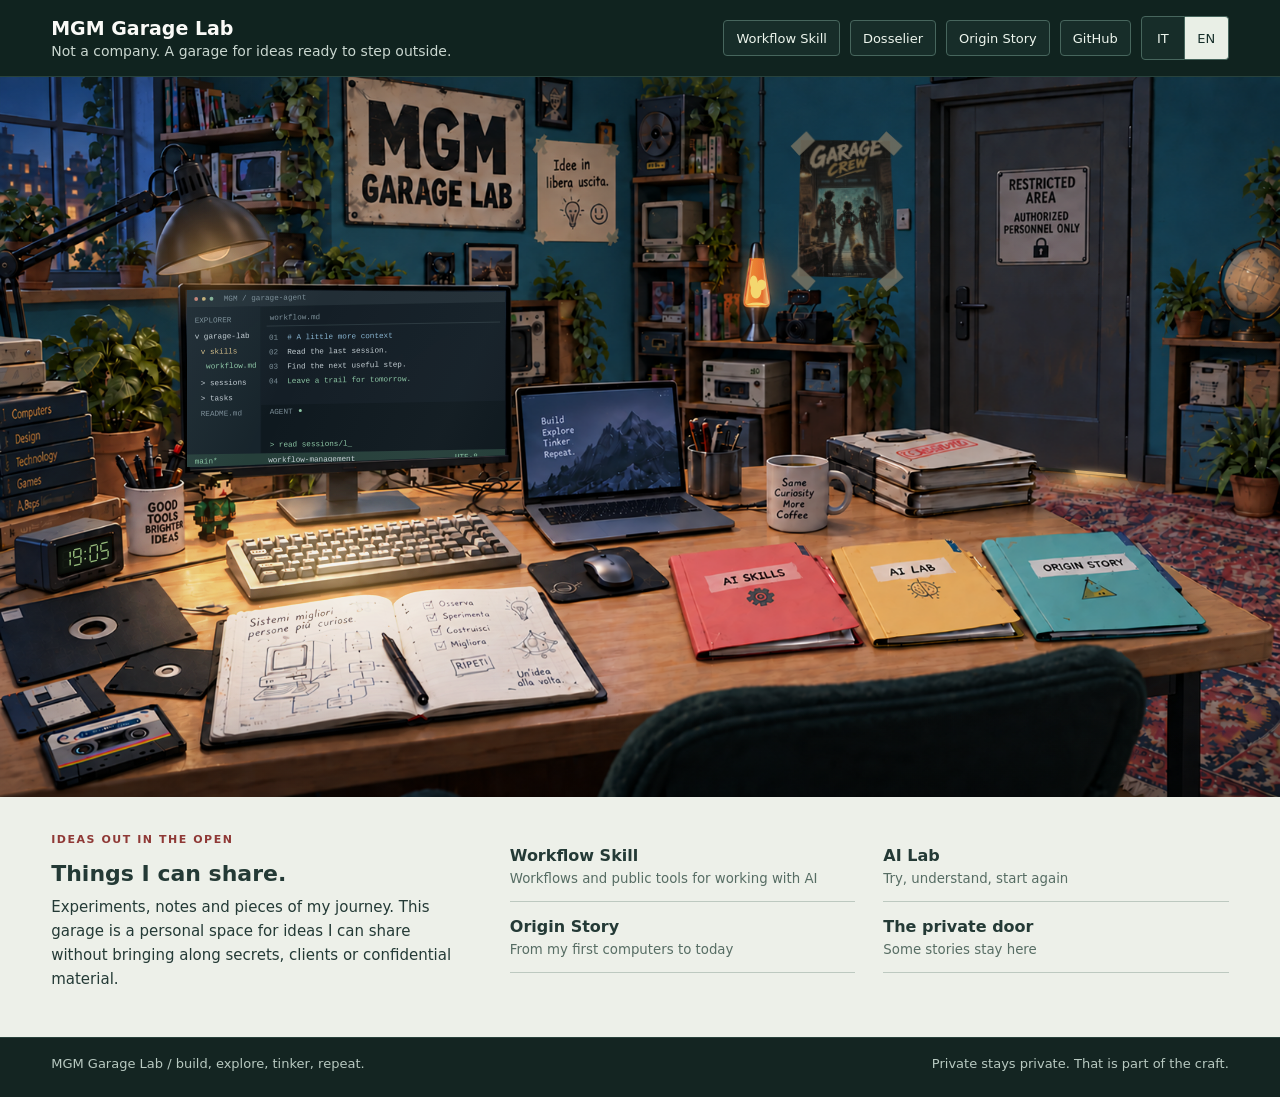
<file: index.html>
<!doctype html>
<html lang="it">
<head>
  <meta charset="utf-8">
  <meta name="viewport" content="width=device-width, initial-scale=1">
  <meta name="description" content="MGM Garage Lab: una stanza pubblica per esperimenti, memoria di progetto e idee che possono uscire allo scoperto.">
  <meta name="theme-color" content="#263b39">
  <title>MGM Garage Lab - Idee in libera uscita</title>
  <link rel="canonical" href="https://mgmgaragelab.com/">
  <link rel="icon" href="favicon.svg" type="image/svg+xml">
  <link rel="stylesheet" href="assets/nav.css">
  <style>
    * { box-sizing: border-box; }
    :root { color-scheme: dark; font-family: system-ui, sans-serif; letter-spacing: 0; --room-image: url('assets/garage-room-v5-day-base-clean-wall.png'); --room-day: 'assets/garage-room-v5-day-base-clean-wall.png'; --room-evening: 'assets/garage-room-v5-evening-base-clean-wall.png'; }
    body { margin: 0; background: #142522; color: #fafaf7; }
    button, a { -webkit-tap-highlight-color: transparent; }
    button { font: inherit; cursor: pointer; }
    a { color: inherit; text-underline-offset: 5px; }
    :focus-visible { outline: 3px solid #f6d169; outline-offset: 5px; }
    .room { position: relative; width: 100%; max-width: var(--page-max-width); margin-inline: auto; aspect-ratio: 1672 / 941; isolation: isolate; overflow: hidden; }
    .room::before { content: ''; position: absolute; inset: 0; z-index: 1; pointer-events: none; background: radial-gradient(ellipse at 78% 31%, #0813128f, transparent 32%), radial-gradient(ellipse at 82% 71%, #11171680, transparent 42%), linear-gradient(90deg, transparent 0 45%, #0813124d 100%); opacity: 0; transition: opacity .55s ease; }
    .room::after { content: ''; position: absolute; inset: auto 0 0; z-index: 2; height: 14%; pointer-events: none; background: linear-gradient(to top, #0004, transparent); }
    .room { --tone: brightness(1); }
    .room[data-scene="day"] { --tone: brightness(.84) saturate(.86) contrast(1.07) sepia(.1); }
    .room-image, .scene-source { filter: var(--tone); }
    .room-image { display: block; width: 100%; height: 100%; pointer-events: none; transition: filter .55s ease; }
    .room.room-light-off::before { opacity: 1; }
    .room.room-light-off::before { z-index: 5; }
    .room-dim { position: absolute; inset: 0; z-index: 5; pointer-events: none; background: linear-gradient(90deg, #08121022, #0812103d), radial-gradient(ellipse at 64% 58%, transparent 18%, #0812102c 72%); opacity: .62; transition: opacity .55s ease; }
    .room[data-scene="evening"] .room-dim { opacity: .18; }
    .room-light-off .room-dim { opacity: .78; }
    .desk-lamp-light { position: absolute; inset: 0; width: 100%; height: 100%; z-index: 2; pointer-events: none; }
    .lamp-lit-surface { filter: var(--tone) brightness(1.13) saturate(1.06); transition: filter .45s ease; }
    .room.lamp-off .lamp-lit-surface { filter: var(--tone) brightness(.68) saturate(.82); }
    /* At night the lamp is the main light: stronger pool on the desk, warm glow and a halo around the shade. */
    .lamp-bulb-off { opacity: 0; transition: opacity .45s ease; }
    .room.lamp-off .lamp-bulb-off { opacity: .94; }
    .lamp-glow, .lamp-halo { opacity: 0; mix-blend-mode: screen; transition: opacity .45s ease; }
    /* Daylight: a lighter version of the same glow, so switching the lamp on is still rewarding. */
    .room[data-scene="day"]:not(.lamp-off) .lamp-lit-surface { filter: var(--tone) brightness(1.22) saturate(1.1) sepia(.08); }
    .room[data-scene="day"]:not(.lamp-off) .lamp-glow { opacity: .42; }
    .room[data-scene="day"]:not(.lamp-off) .lamp-halo { opacity: .5; }
    .room[data-scene="evening"] .lamp-lit-surface { filter: var(--tone) brightness(1.45) saturate(1.15) sepia(.12); }
    .room[data-scene="evening"] .lamp-glow { opacity: .85; }
    .room[data-scene="evening"] .lamp-halo { opacity: .7; }
    .room[data-scene="evening"].lamp-off .lamp-lit-surface { filter: var(--tone) brightness(.62) saturate(.8); }
    .room.lamp-off .lamp-glow, .room.lamp-off .lamp-halo { opacity: 0; }
    .globe-shade { position: absolute; inset: 0; width: 100%; height: 100%; z-index: 2; pointer-events: none; opacity: 0; transition: opacity .55s ease; }
    .globe-shade image { filter: var(--tone) brightness(.48) saturate(.35); }
    .room.globe-off .globe-shade { opacity: 1; }
    .globe-toggle { position: absolute; right: 0; top: 22.1%; width: 5.5%; height: 14.8%; min-width: 44px; min-height: 44px; z-index: 5; padding: 0; border: 0; border-radius: 50%; background: transparent; }
    .globe-toggle:focus-visible { outline-offset: -3px; }    .window-toggle { position: absolute; left: 0; top: 6%; width: 10%; height: 24%; min-width: 44px; min-height: 44px; z-index: 5; padding: 0; border: 0; background: transparent; cursor: pointer; }
    .window-toggle:focus-visible { outline-offset: -3px; }    /* SVG crops use source-image coordinates; only the photographed cover/door moves. */
    .object { position: absolute; z-index: 4; padding: 0; border: 0; background: transparent; overflow: visible; }
    .object svg { display: block; width: 100%; height: 100%; overflow: visible; pointer-events: none; }
    .object .surface { position: absolute; inset: 0; transform-origin: var(--hinge); transition: transform .55s cubic-bezier(.2,.65,.25,1); }
    .skills { left: 52.1531%; top: 64.6121%; width: 15.5502%; height: 16.3656%; --hinge: 8% 55%; --axis-x: .28; }
    .ai { left: 64.9522%; top: 63.9745%; width: 15.1316%; height: 15.6217%; --hinge: 10% 55%; --axis-x: .37; }
    .origin { left: 76.6148%; top: 63.0181%; width: 17.823%; height: 15.6217%; --hinge: 12% 55%; --axis-x: .55; }
    .folder .folder-pages { opacity: 0; transition: opacity .25s .3s; }
    .folder:hover .folder-pages, .folder:focus-visible .folder-pages, .folder.opening .folder-pages { opacity: 1; transition-delay: 0s; }
    /* The cover is hinged on its spine edge and lifted "up" on screen. JS sets the folder's plane
       vectors (--e1*, --l*, --r1*) from the painted quad, so the opening follows the room's axonometry. */
    @property --ang { syntax: '<angle>'; inherits: false; initial-value: 0deg; }
    .folder .surface {
      --ang: 0deg;
      --w-x: calc((cos(var(--ang)) - 1) * var(--e1x) + sin(var(--ang)) * var(--lx));
      --w-y: calc((cos(var(--ang)) - 1) * var(--e1y) + sin(var(--ang)) * var(--ly));
      transform: matrix(calc(1 + var(--w-x) * var(--r1x)), calc(var(--w-y) * var(--r1x)), calc(var(--w-x) * var(--r1y)), calc(1 + var(--w-y) * var(--r1y)), 0, 0);
      transition: --ang .5s cubic-bezier(.2,.65,.25,1), filter .3s ease;
    }
    .folder:hover .surface, .folder:focus-visible .surface { --ang: 13deg; }
    .folder.opening .surface { --ang: 104deg; filter: brightness(.7); transition: --ang .6s cubic-bezier(.3,.6,.2,1), filter .3s .25s ease; }
    .door { left: 73.6842%; top: 1.913%; width: 14.5933%; height: 53.3475%; --hinge: 100% 50%; }
    .door.rattling .surface { animation: locked-door 1.1s linear; }
    .door-light { position: absolute; left: 80.981%; top: 53.985%; width: 8.014%; height: 7.44%; z-index: 5; pointer-events: none; }
    .door-light-spill { opacity: .65; transition: opacity .5s ease; }
    .door-light-bloom { mix-blend-mode: screen; opacity: .45; transition: opacity .5s ease; }
    .room[data-scene="day"] .door-light-spill { opacity: .5; }
    .room[data-scene="day"] .door-light-bloom { opacity: .3; }
    .room[data-scene="evening"] .door-light-spill { opacity: 1; }
    .room[data-scene="evening"] .door-light-bloom { opacity: .95; }
    .door-passing-shadow { animation: behind-door 19s linear infinite; }
    @keyframes behind-door {
      0%, 9% { transform: translateX(-65px); }
      24% { transform: translateX(43px); }
      31% { transform: translateX(49px); }
      44%, 67% { transform: translateX(160px); }
      79% { transform: translateX(55px); }
      84% { transform: translateX(48px); }
      96%, 100% { transform: translateX(-65px); }
    }
    .lamp-toggle { position: absolute; left: 11.9%; top: 10.6%; width: 10%; height: 18%; min-width: 44px; min-height: 44px; z-index: 5; padding: 0; border: 0; background: transparent; outline: none; }
    .lamp-toggle::after { content: ''; position: absolute; inset: 0; background: #ffd98a; clip-path: inherit; opacity: 0; transition: opacity .2s ease; }
    .lamp-toggle:focus-visible::after { opacity: .25; }
    .room-toggle { position: absolute; left: 69.5%; top: 17.5%; z-index: 5; width: 2.2%; height: 5.4%; min-width: 44px; min-height: 44px; padding: 0; border: 0; background: transparent; outline: none; }
    .room-toggle::after { content: ''; position: absolute; inset: 25% 35%; border-radius: 4px; background: #ffd98a; opacity: 0; transition: opacity .2s ease; }
    .room-toggle:focus-visible::after { opacity: .35; }
    .clock-display { position: absolute; left: 4.55%; top: 65.35%; z-index: 3; width: 4.25%; height: 3.72%; border-radius: 2px; background: #10150f; transform-origin: top left; transform: skewY(-13deg); pointer-events: none; box-shadow: inset 0 0 4px #000; }
    .clock-display svg { display: block; width: 100%; height: 100%; fill: #a4cc86; }
    .clock-display .segment { opacity: .045; }
    .clock-display .segment.lit { opacity: .95; }
    .clock-display .colon { animation: clock-blink 1s steps(1, end) infinite; }
    @keyframes clock-blink { 50% { opacity: .18; } }
    .lava-lamp { position: absolute; left: 58.01%; top: 25.19%; width: 2.153%; height: 6.801%; z-index: 3; pointer-events: none; filter: drop-shadow(0 0 8px #ff9a45aa); }
    .lava-bubble { fill: #ffe174; transform-box: fill-box; transform-origin: center; animation: lava-float var(--duration) ease-in-out infinite alternate; animation-delay: var(--delay); }
    .monitor-agent { position: absolute; left: 14.5933%; top: 29.543%; width: 24.8804%; height: 24.6546%; z-index: 3; pointer-events: none; overflow: hidden; clip-path: polygon(0 0, 100% 1.3%, 100% 93.1%, 0 100%); background: #152028; }
    .monitor-agent svg { display: block; width: 100%; height: 100%; transform: skewY(-1deg); transform-origin: left center; }
    .monitor-agent::after { content: ''; position: absolute; inset: 0; background: linear-gradient(115deg, #c5deeb14, transparent 35%, #dae4e807 80%, transparent); }
    .monitor-agent text { font-family: Consolas, 'Courier New', monospace; font-size: 10px; fill: #ced8de; }
    .monitor-agent .muted { fill: #81949e; }
    .monitor-agent .green { fill: #93cfac; }
    .monitor-agent .blue { fill: #90bddb; }
    .monitor-agent .gold { fill: #dec58c; }
    .agent-cursor { animation: cursor-blink 1.2s steps(1, end) infinite; }
    @keyframes cursor-blink { 50% { opacity: .08; } }
    .coffee-steam { position: absolute; left: 60.2%; top: 39.3%; width: 4.8%; height: 12.5%; z-index: 4; pointer-events: none; opacity: 1; transition: opacity .55s ease; overflow: visible; }
    /* Soft, turbulent smoke: blurred puffs that widen, sway and fade; the filter roughens their edges. */
    .steam-puff { fill: #f4efe4; opacity: 0; transform-box: fill-box; transform-origin: 50% 100%; animation: steam-rise var(--duration) ease-out infinite; animation-delay: var(--delay); }
    @keyframes steam-rise {
      0% { transform: translate(0, 0) scale(.5, .6); opacity: 0; }
      18% { opacity: .55; }
      55% { transform: translate(calc(var(--drift) * .5), -46px) scale(1.1, 1.5); opacity: .32; }
      100% { transform: translate(var(--drift), -92px) scale(1.9, 2.3); opacity: 0; }
    }
    @keyframes lava-float {
      from { transform: translate(0, 17px) scale(.85, 1.15); }
      to { transform: translate(var(--drift), -20px) scale(1.12, .9); }
    }
    /* Locked door: the hinge is on the right, so a pull only gives a hair of play before the latch stops it.
       Pull, hit, a smaller second try, then it settles: damped and abrupt rather than a slide. */
    @keyframes locked-door {
      0%, 100% { transform: none; }
      12% { transform: scaleX(.9915) skewY(.05deg); animation-timing-function: cubic-bezier(.5, 0, 1, .6); }
      19% { transform: none; animation-timing-function: ease-out; }
      24% { transform: scaleX(1.0012); animation-timing-function: ease-in-out; }
      30% { transform: none; }
      52% { transform: scaleX(.9955); animation-timing-function: cubic-bezier(.5, 0, 1, .6); }
      58% { transform: none; animation-timing-function: ease-out; }
      62% { transform: scaleX(1.0006); }
      68% { transform: none; }
    }
    .object-label { position: absolute; left: var(--label-x); top: var(--label-y); z-index: 6; transform: translate(-50%, -100%); padding: 8px 12px; background: #182b28; color: #fff; border: 1px solid #b9cabd; border-radius: 4px; font-size: 13px; pointer-events: none; opacity: 0; transition: opacity .2s; white-space: nowrap; }
    .room:has(.skills:hover, .skills:focus-visible) .label-skills,
    .room:has(.ai:hover, .ai:focus-visible) .label-ai,
    .room:has(.origin:hover, .origin:focus-visible) .label-origin,
    .room:has(.door:hover, .door:focus-visible) .label-door,
    .room:has(.lamp-toggle:hover, .lamp-toggle:focus-visible) .label-lamp,
    .room:has(.room-toggle:hover, .room-toggle:focus-visible) .label-room,
    .room:has(.globe-toggle:hover, .globe-toggle:focus-visible) .label-globe,
    .room:has(.window-toggle:hover, .window-toggle:focus-visible) .label-window { opacity: 1; }
    .door-message { position: absolute; top: 29%; right: 12%; z-index: 7; width: 230px; max-width: 40%; padding: 16px; background: #192b29; border-left: 3px solid #f1b662; box-shadow: 0 6px 30px #0005; font-size: 14px; line-height: 1.5; pointer-events: none; transition: opacity .45s ease; }
    .door-message.fading { opacity: 0; }
    .poster-slot { position: absolute; left: 62.15%; top: 8.6%; width: 7.8%; height: 19.8%; z-index: 3; padding: 0; border: 0; background: transparent; cursor: zoom-in; transform: perspective(900px) rotateY(-7deg) rotateZ(-.7deg); transform-origin: center; filter: brightness(.74) saturate(.8) contrast(.92) sepia(.14); }
    /* Printed paper, not a screen: matte, slightly faded, and darker after sunset. */
    .room[data-scene="evening"] .poster-slot { filter: brightness(.56) saturate(.72) contrast(.94) sepia(.14); }    .poster-slot img { display: block; width: 100%; height: 100%; object-fit: cover; clip-path: polygon(5% 0, 95% 2%, 100% 98%, 0 96%); box-shadow: 0 3px 7px #0005; }    .poster-slot::before, .poster-slot::after { content: ''; position: absolute; z-index: 1; width: 22%; height: 9%; background: #d9d1aa; opacity: .82; box-shadow: 0 1px 2px #0004; }
    .poster-slot::before { left: -4%; top: -2%; transform: rotate(-42deg); }
    .poster-slot::after { right: -5%; bottom: -3%; transform: rotate(-39deg); }
    .poster-tape { position: absolute; z-index: 1; width: 22%; height: 9%; background: #d9d1aa; opacity: .82; box-shadow: 0 1px 2px #0004; }
    .poster-tape.top-right { right: -6%; top: -1%; transform: rotate(43deg); }
    .poster-tape.bottom-left { left: -5%; bottom: -2%; transform: rotate(42deg); }
    .door-message:empty { display: none; }
    .desk-index { padding-block: 34px 46px; display: grid; grid-template-columns: minmax(280px, .85fr) minmax(0, 1.5fr); gap: clamp(24px, 4vw, 58px); background: #edf0e9; color: #243a36; }
    .desk-index h2 { margin: 0 0 9px; font-size: 22px; }
    .desk-index p { margin: 0; max-width: 430px; font-size: 15px; line-height: 1.6; }
    .desk-index .kicker { margin: 0 0 12px; font-size: 11px; letter-spacing: .14em; text-transform: uppercase; color: #8f3936; font-weight: 750; }
    .links { display: grid; grid-template-columns: repeat(2, minmax(0, 1fr)); align-content: start; gap: 0 28px; }
    .links button { text-align: left; border: 0; border-bottom: 1px solid #bdc9c0; background: transparent; color: inherit; padding: 15px 0; min-height: 58px; }
    .links button:hover { color: #9b3332; }
    .links button strong { display: block; font-size: 16px; line-height: 1.25; }
    .links small { display: block; color: #576d64; margin-top: 5px; }
    dialog { --from-x: 0px; --from-y: 0px; width: min(640px, calc(100% - 32px)); max-height: calc(100dvh - 40px); padding: 0; border: 0; border-radius: 4px; background: #f6f2e3; color: #243a36; box-shadow: 0 30px 90px #0008, 0 2px 0 #fff8 inset; overflow: visible; }
    dialog[open] { animation: dossier-rise .34s cubic-bezier(.2, .8, .2, 1); }
    dialog::backdrop { background: #0b1919b8; backdrop-filter: blur(2px); }
    dialog::before { content: ''; position: absolute; left: 26px; top: -17px; width: 168px; height: 24px; border: 1px solid #b6a981; border-bottom: 0; border-radius: 5px 5px 0 0; background: #e5d58f; box-shadow: 0 -3px 10px #0002 inset; transform: rotate(-1.2deg); }
    dialog::after { content: ''; position: absolute; inset: 0; border: 1px solid #b6a981; border-radius: inherit; pointer-events: none; background: linear-gradient(105deg, #fff6 0 1px, transparent 1px 100%), radial-gradient(circle at 18% 12%, #fff7, transparent 24%), linear-gradient(#00000005 1px, transparent 1px); background-size: auto, auto, 100% 28px; mix-blend-mode: multiply; }
    /* Poster lightbox: just the print, no dossier paper. */
    .poster-dialog { width: fit-content; max-width: 94vw; max-height: none; margin: auto; background: transparent; box-shadow: none; overflow: visible; }
    .poster-dialog::before, .poster-dialog::after { display: none; }
    .poster-dialog[open] { animation: poster-zoom .28s cubic-bezier(.2, .8, .2, 1); }
    .poster-dialog img { display: block; max-width: 94vw; max-height: 90dvh; width: auto; height: auto; border-radius: 2px; box-shadow: 0 24px 80px #000a; cursor: zoom-out; }
    .poster-close { position: absolute; top: -14px; right: -14px; width: 40px; height: 40px; padding: 0; border: 0; border-radius: 50%; background: #f6f2e3; color: #243a36; font-size: 26px; line-height: 1; box-shadow: 0 4px 14px #0006; cursor: pointer; }
    @keyframes poster-zoom { from { opacity: 0; transform: scale(.82); } to { opacity: 1; transform: scale(1); } }
    dialog[data-story="skills"]::before { background: #d5e4da; }
    dialog[data-story="ai"]::before { background: #f6d169; }
    dialog[data-story="origin"]::before { background: #f1ded9; }
    .dossier-header { position: relative; z-index: 1; display: flex; align-items: center; justify-content: space-between; gap: 18px; padding: 18px 22px 12px; background: transparent; border-bottom: 1px solid #c8b98b; }
    .dossier-header span { padding: 5px 9px; border: 1px solid #b6a981; background: #fff9e8; color: #8f3936; font-family: ui-monospace, monospace; font-size: 12px; font-weight: 800; letter-spacing: .08em; transform: rotate(-.7deg); }
    .close { position: relative; z-index: 2; width: 44px; height: 44px; padding: 0; border: 0; border-radius: 50%; background: #243a360f; color: inherit; font-size: 28px; }
    .close:hover { background: #243a3620; }
    .dossier-body { padding: 28px; }
    .dossier-body h2 { font-size: 28px; line-height: 1.2; margin: 0 0 20px; }
    .dossier-body p { font-size: 16px; line-height: 1.75; }
    .dossier-body a { display: inline-flex; align-items: center; min-height: 42px; margin-top: 12px; padding: 0 14px; border: 1px solid #8f3936; border-radius: 4px; color: #8f3936; font-weight: 750; text-decoration: none; }
    .dossier-body a:hover { background: #8f3936; color: #fff9e8; }
    @keyframes dossier-rise {
      from { opacity: .25; transform: translate(var(--from-x), var(--from-y)) rotate(-4deg) scale(.3); }
      70% { opacity: 1; transform: translate(0, 0) rotate(1.2deg) scale(1.015); }
      to { opacity: 1; transform: translate(0, 0) rotate(0) scale(1); }
    }
    .sr-only { position: absolute; width: 1px; height: 1px; padding: 0; overflow: hidden; clip-path: inset(50%); white-space: nowrap; }
    @media (max-width: 700px) {
      .desk-index { grid-template-columns: 1fr; padding-block: 25px 35px; gap: 16px; }
      .links { column-gap: 20px; }
      .door-message { top: 5%; right: 3%; max-width: 58%; width: 230px; font-size: 12px; padding: 10px; }
      .object-label { display: none; }
      dialog { width: 100%; max-height: 84dvh; margin: auto 0 0; border-radius: 8px 8px 0 0; }
      dialog::before { left: 20px; top: -15px; width: 142px; }
      .dossier-body { padding: 22px; }
    }
    @media (prefers-reduced-motion: reduce) {
      *, *::before, *::after { animation: none !important; transition: none !important; }
      .folder .surface { --ang: 0deg !important; filter: none !important; }
      .door-passing-shadow { display: none; }
      .coffee-steam { display: none; }
    }
  </style>
</head>
<body>
  <header class="intro">
    <div class="brand">
      <h1>MGM Garage Lab</h1>
      <p>Non una company. Un garage per idee che possono uscire allo scoperto.</p>
    </div>
    <nav aria-label="Navigazione principale">
      <a href="workflow-management-skill/index.html">Workflow Skill</a>
      <a href="dosselier/index.html">Dosselier</a>
      <button data-story="origin">Origin Story</button>
      <a href="https://github.com/mmorgano">GitHub</a>
      <div class="language-switch" role="group" aria-label="Lingua">
        <button type="button" data-language="it" lang="it" aria-label="Italiano" aria-pressed="true">IT</button>
        <button type="button" data-language="en" lang="en" aria-label="English" aria-pressed="false">EN</button>
      </div>
    </nav>
  </header>
  <main>
    <section class="room" aria-label="La mia scrivania">
      <img class="room-image" src="assets/garage-room-v5-day-base-clean-wall.png" width="1672" height="941" alt="Una scrivania con monitor moderno pronto per un agente AI, notebook, caff&egrave; e cartelle. Sulle librerie i vecchi computer; sul tavolo floppy e cassette. In fondo, una porta con cartello Restricted Area e uno spazio poster intercambiabile.">
      <div class="room-dim" aria-hidden="true"></div>
      <svg class="desk-lamp-light" viewBox="0 0 1672 941" aria-hidden="true">
        <defs>
          <radialGradient id="desk-light-falloff">
            <stop stop-color="white"/><stop offset=".45" stop-color="white" stop-opacity=".7"/><stop offset="1" stop-color="white" stop-opacity="0"/>
          </radialGradient>
          <!-- Follows the painted bulb itself: bright pixels become dark grey, the rest stays transparent. -->
          <filter id="bulb-darken" x="0" y="0" width="1672" height="941" filterUnits="userSpaceOnUse" color-interpolation-filters="sRGB">
            <feColorMatrix type="matrix" values="0 0 0 0 .17  0 0 0 0 .18  0 0 0 0 .19  1.65 3.2 .6 0 -3.4"/>
          </filter>
          <clipPath id="bulb-area"><ellipse cx="277" cy="236" rx="36" ry="18"/></clipPath>
          <radialGradient id="lamp-glow-gradient">
            <stop stop-color="#ffc766" stop-opacity=".7"/><stop offset=".5" stop-color="#ff9f3f" stop-opacity=".28"/><stop offset="1" stop-color="#ff9f3f" stop-opacity="0"/>
          </radialGradient>
          <mask id="desk-light-mask" maskUnits="userSpaceOnUse" x="0" y="0" width="1672" height="941">
            <ellipse cx="430" cy="642" rx="330" ry="190" fill="url(#desk-light-falloff)"/>
            <path d="M205 255Q264 226 350 216L350 228Q273 254 210 260Z" fill="white"/>
            <path d="M232 270H671V507L234 524Z" fill="black"/>
          </mask>
        </defs>
        <image class="scene-source lamp-lit-surface" href="assets/garage-room-v5-day-base-clean-wall.png" width="1672" height="941" mask="url(#desk-light-mask)"/>
        <ellipse class="lamp-glow" cx="430" cy="642" rx="360" ry="210" fill="url(#lamp-glow-gradient)" mask="url(#desk-light-mask)"/>
        <ellipse class="lamp-halo" cx="277" cy="240" rx="120" ry="90" fill="url(#lamp-glow-gradient)"/>
        <g class="lamp-bulb-off" filter="url(#bulb-darken)" clip-path="url(#bulb-area)">
          <image class="scene-source" href="assets/garage-room-v5-day-base-clean-wall.png" width="1672" height="941"/>
        </g>
      </svg>
      <svg class="globe-shade" viewBox="0 0 1672 941" aria-hidden="true">
        <defs>
          <clipPath id="globe-sphere"><ellipse cx="1638" cy="268" rx="43" ry="44"/></clipPath>
          <radialGradient id="globe-spill"><stop stop-color="#122221" stop-opacity=".5"/><stop offset="1" stop-color="#122221" stop-opacity="0"/></radialGradient>
        </defs>
        <ellipse cx="1638" cy="307" rx="83" ry="73" fill="url(#globe-spill)"/>
        <image class="globe-source" href="assets/garage-room-v5-day-base-clean-wall.png" width="1672" height="941" clip-path="url(#globe-sphere)"/>
      </svg>
      <time class="clock-display" aria-label="Ora locale">
        <svg viewBox="0 0 76 36" aria-hidden="true">
          <g class="clock-digit" transform="translate(6 6)"></g>
          <g class="clock-digit" transform="translate(21 6)"></g>
          <g class="colon"><circle cx="38" cy="13" r="1.2"/><circle cx="38" cy="23" r="1.2"/></g>
          <g class="clock-digit" transform="translate(44 6)"></g>
          <g class="clock-digit" transform="translate(59 6)"></g>
        </svg>
      </time>
      <svg class="lava-lamp" viewBox="0 0 36 64" aria-hidden="true">
        <defs>
          <clipPath id="lava-glass"><path d="M11 1 L26 1 L34 57 Q35 62 29 62 L7 62 Q2 62 3 56Z"/></clipPath>
          <linearGradient id="lava-liquid" x2="1" y2="0"><stop stop-color="#ffcf61"/><stop offset=".25" stop-color="#f99138"/><stop offset=".7" stop-color="#ef7432"/><stop offset="1" stop-color="#ffe597"/></linearGradient>
        </defs>
        <g clip-path="url(#lava-glass)">
          <path d="M0 0H36V64H0Z" fill="url(#lava-liquid)"/>
          <ellipse class="lava-bubble" cx="14" cy="32" rx="5" ry="9" style="--duration:9s;--delay:-3s;--drift:3px"/>
          <ellipse class="lava-bubble" cx="24" cy="35" rx="6" ry="7" style="--duration:12s;--delay:-10s;--drift:-4px"/>
          <ellipse class="lava-bubble" cx="17" cy="43" rx="7" ry="10" style="--duration:14s;--delay:-7s;--drift:2px"/>
          <ellipse cx="18" cy="64" rx="15" ry="6" fill="#ffe174"/>
          <path d="M12 4L5 55M26 6L32 55" fill="none" stroke="#fff3b4" stroke-opacity=".5" stroke-width="1"/>
        </g>
      </svg>
      <div class="monitor-agent" aria-hidden="true">
        <svg viewBox="0 0 416 232" preserveAspectRatio="none">
          <path d="M0 0H416V23H0Z" fill="#243139"/>
          <circle cx="12" cy="12" r="2.5" fill="#cf8679"/><circle cx="22" cy="12" r="2.5" fill="#cfb77b"/><circle cx="32" cy="12" r="2.5" fill="#88b99b"/>
          <text x="48" y="15" class="muted">MGM / garage-agent</text>
          <path d="M0 23H96V217H0Z" fill="#19262e"/>
          <text x="10" y="43" class="muted">EXPLORER</text>
          <text x="10" y="64">v garage-lab</text>
          <text x="18" y="84" class="gold">v skills</text>
          <text x="25" y="103" class="green">workflow.md</text>
          <text x="18" y="125">&gt; sessions</text>
          <text x="18" y="145">&gt; tasks</text>
          <text x="18" y="165" class="muted">README.md</text>
          <text x="108" y="41" class="muted">workflow.md</text>
          <path d="M104 49H409" stroke="#34434a"/>
          <text x="107" y="67" class="muted">01</text><text x="131" y="67" class="blue"># A little more context</text>
          <text x="107" y="86" class="muted">02</text><text x="131" y="86">Read the last session.</text>
          <text x="107" y="105" class="muted">03</text><text x="131" y="105">Find the next useful step.</text>
          <text x="107" y="124" class="muted">04</text><text x="131" y="124" class="green">Leave a trail for tomorrow.</text>
          <rect class="editor-highlight" x="100" y="131" width="312" height="16" fill="#93cfac" opacity="0"/>
          <text class="muted editor-new-num" x="107" y="143"></text><text class="green editor-new" x="131" y="143"></text>
          <path d="M97 152H416V215H97Z" fill="#101b21"/>
          <text x="108" y="164" class="muted">AGENT</text><circle class="agent-cursor" cx="148" cy="160" r="2" fill="#93cfac"/>
          <text x="108" y="180" class="muted agent-log-1"></text>
          <text x="108" y="193" class="muted agent-log-2"></text>
          <text x="108" y="207" class="green agent-log-3"></text>
          <path d="M0 215H416V232H0Z" fill="#28423d"/>
          <text x="10" y="227" class="green">main*</text><text x="106" y="227">workflow-management</text><text x="350" y="227" class="green">UTF-8</text>
        </svg>
      </div>
      <button class="lamp-toggle" type="button" aria-label="Spegni la lampada da tavolo" aria-pressed="true"></button>
      <button class="room-toggle" type="button" aria-label="Spegni la luce della stanza" aria-pressed="true"></button>
      <svg class="coffee-steam" viewBox="0 0 108 145" aria-hidden="true">
        <defs>
          <filter id="steam-soft" x="-60%" y="-60%" width="220%" height="220%">
            <feTurbulence type="fractalNoise" baseFrequency=".035 .06" numOctaves="2" seed="7" result="noise"/>
            <feDisplacementMap in="SourceGraphic" in2="noise" scale="20" xChannelSelector="R" yChannelSelector="G" result="rough"/>
            <feGaussianBlur in="rough" stdDeviation="3.6"/>
          </filter>
        </defs>
        <g filter="url(#steam-soft)">
          <ellipse class="steam-puff" cx="46" cy="128" rx="9" ry="12" style="--duration:7s;--delay:0s;--drift:-14px"/>
          <ellipse class="steam-puff" cx="58" cy="130" rx="8" ry="11" style="--duration:9s;--delay:-3s;--drift:12px"/>
          <ellipse class="steam-puff" cx="52" cy="128" rx="10" ry="12" style="--duration:8s;--delay:-5.5s;--drift:-4px"/>
          <ellipse class="steam-puff" cx="55" cy="131" rx="7" ry="10" style="--duration:10s;--delay:-7.5s;--drift:16px"/>
        </g>
      </svg>
      <button class="poster-slot" type="button" aria-label="Ingrandisci il poster">
        <img alt="">
        <span class="poster-tape top-right"></span>
        <span class="poster-tape bottom-left"></span>
      </button>
      <button class="globe-toggle" type="button" aria-label="Spegni il mappamondo" aria-pressed="true"></button>
      <button class="window-toggle" type="button" aria-label="Fai calare la sera"></button>
      <button class="object folder skills" data-story="skills" aria-label="Apri la cartella Workflow Skill"><span class="surface" aria-hidden="true"></span></button>
      <button class="object folder ai" data-story="ai" aria-label="Apri la cartella AI Lab"><span class="surface" aria-hidden="true"></span></button>
      <button class="object folder origin" data-story="origin" aria-label="Apri la cartella Origin Story"><span class="surface" aria-hidden="true"></span></button>
      <button class="object door" aria-label="Prova ad aprire la porta riservata" aria-describedby="door-status"><span class="surface" aria-hidden="true"></span></button>
      <svg class="door-light" viewBox="0 0 134 70" aria-hidden="true" overflow="visible">
        <defs>
          <linearGradient id="door-spill-fade" x1="0" y1="0" x2="0" y2="1"><stop stop-color="#fff" stop-opacity=".4"/><stop offset="1" stop-color="#fff" stop-opacity="0"/></linearGradient>
          <mask id="door-light-area" maskUnits="userSpaceOnUse" x="0" y="0" width="134" height="41">
            <path d="M4 5L116 15L132 39L17 22Z" fill="url(#door-spill-fade)"/>
            <path d="M2 1L116 11L116 15L4 5Z" fill="#fff"/>
          </mask>
          <linearGradient id="door-shadow-soft" x1="0" y1="0" x2="1" y2="0"><stop stop-color="#111615" stop-opacity="0"/><stop offset=".3" stop-color="#111615" stop-opacity=".88"/><stop offset=".7" stop-color="#111615" stop-opacity=".88"/><stop offset="1" stop-color="#111615" stop-opacity="0"/></linearGradient>
          <radialGradient id="door-bloom-gradient" cx=".5" cy="0" r=".65">
            <stop stop-color="#ffe6b8" stop-opacity="1"/><stop offset=".4" stop-color="#ffb35b" stop-opacity=".55"/><stop offset="1" stop-color="#ffb35b" stop-opacity="0"/>
          </radialGradient>
          <filter id="door-bloom-blur" x="-80%" y="-80%" width="260%" height="320%"><feGaussianBlur stdDeviation="5.5"/></filter>
        </defs>
        <ellipse class="door-light-bloom" cx="62" cy="38" rx="80" ry="30" fill="url(#door-bloom-gradient)" filter="url(#door-bloom-blur)"/>
        <g class="door-light-spill" mask="url(#door-light-area)">
          <path d="M0 0H134V41H0Z" fill="#ffce80" fill-opacity=".72"/>
          <g class="door-passing-shadow" fill="url(#door-shadow-soft)">
            <path d="M0 0H48L60 41H-9Z"/>
          </g>
        </g>
      </svg>
      <span class="object-label label-skills" style="--label-x:59%;--label-y:63%" aria-hidden="true">Workflow Skill</span>
      <span class="object-label label-ai" style="--label-x:72%;--label-y:62%" aria-hidden="true">Esperimenti con l'AI</span>
      <span class="object-label label-origin" style="--label-x:86%;--label-y:61%" aria-hidden="true">Da dove sono partito</span>
      <span class="object-label label-door" style="--label-x:81%;--label-y:7%" aria-hidden="true">Restricted area</span>
      <span class="object-label label-lamp" style="--label-x:17%;--label-y:11%" aria-hidden="true">Spegni / accendi la lampada</span>
      <span class="object-label label-room" style="--label-x:72%;--label-y:28%" aria-hidden="true">Spegni / accendi la luce della stanza</span>
      <span class="object-label label-globe" style="--label-x:93%;--label-y:21%" aria-hidden="true">Spegni il mappamondo</span>
      <span class="object-label label-window" style="--label-x:9%;--label-y:30%" aria-hidden="true">Fai calare la sera</span>
      <div class="door-message" id="door-status" role="status" aria-live="polite"></div>
    </section>
    <section class="desk-index" aria-labelledby="desk-title">
      <div>
        <p class="kicker">Idee in libera uscita</p>
        <h2 id="desk-title">Cose che posso raccontare.</h2>
        <p>Esperimenti, appunti e pezzi del mio percorso. Questo garage &egrave; uno spazio personale: qui trovano posto le idee che posso condividere senza portarmi dietro segreti, clienti o materiale riservato.</p>
      </div>
      <nav class="links" aria-label="Sul tavolo">
        <button data-story="skills"><strong>Workflow Skill</strong><small>Workflow e strumenti pubblici per lavorare con l'AI</small></button>
        <button data-story="ai"><strong>AI Lab</strong><small>Provare, capire, ricominciare</small></button>
        <button data-story="origin"><strong>Origin Story</strong><small>Dai primi computer a oggi</small></button>
        <button data-door><strong>La porta riservata</strong><small>Alcune storie restano qui</small></button>
      </nav>
    </section>
  </main>
  <footer class="footer-note">
    <span>MGM Garage Lab / costruisci, esplora, sperimenta, ripeti.</span>
    <span>Ci&ograve; che &egrave; privato resta privato. Fa parte del mestiere.</span>
  </footer>
  <dialog aria-labelledby="story-title">
    <header class="dossier-header"><span id="story-label"></span><button class="close" aria-label="Chiudi il dossier" title="Chiudi">&times;</button></header>
    <article class="dossier-body"><h2 id="story-title"></h2><div id="story-content"></div></article>
  </dialog>
  <dialog class="poster-dialog" aria-label="Poster">
    <img alt="">
    <button class="poster-close" type="button" aria-label="Chiudi il poster" title="Chiudi">&times;</button>
  </dialog>
  <script>
    const stories = {
      it: {
      skills: {
        label: 'WORKFLOW SKILL / PROGETTI PUBBLICI', title: 'Strumenti per non perdere il filo.',
        paragraphs: ['Qui raccolgo gli skill e i workflow pubblici nati mentre sperimento con gli assistenti AI.', 'Workflow Management e il primo: conserva il contesto del lavoro in file leggibili, con sessioni, task e passaggi di consegne. Altri arriveranno quando saranno maturi.'],
        link: 'workflow-management-skill/index.html', linkText: 'Leggi la storia di Workflow Management'
      },
      ai: {
        label: 'AI LAB / APPUNTI APERTI', title: 'Due anni di prove. E nuovi inizi.',
        paragraphs: ['La rivoluzione AI mi ha rimesso nella condizione che conosco meglio: sperimentare, provare, sbagliare e ricominciare.', 'Su questo tavolo ci sono la memoria di progetto, i workflow per gli assistenti e idee ancora da esplorare, come le mappe della conoscenza e il recupero del contesto guidato dai grafi. Alcune funzionano, altre hanno ancora bisogno di tempo.']
      },
      origin: {
        label: 'ORIGIN STORY / APPUNTI PERSONALI', title: 'Prima di questa scrivania.',
        paragraphs: ['8086, 8088, Olivetti M24, Commodore 64. I primi esperimenti passavano da floppy flessibili e cassette, prima dei dischetti rigidi e delle connessioni con il modem.', 'Nel 1997 lavoravo in un negozio di cellulari e cominciavo ad assemblare PC per i clienti. Poi la laurea in informatica, il frontend, il backend e il lavoro da solution architect su progetti bancari.', 'Gli ultimi dieci anni in ambito statistico, poi due anni immerso negli esperimenti con l\'AI. MGM Garage Lab raccoglie la parte di questo percorso che posso raccontare liberamente.'],
        link: 'origin-story/index.html', linkText: 'Leggi la storia completa'
      }
      },
      en: {
        skills: {
          label: 'WORKFLOW SKILL / PUBLIC PROJECTS', title: 'Tools for keeping the thread.',
          paragraphs: ['This folder collects the public skills and workflows that grow out of my AI assistant experiments.', 'Workflow Management is the first one: it keeps work context in readable files, with session notes, tasks and handovers. More will come when they are ready.'],
          link: 'workflow-management-skill/index.html', linkText: 'Read the story of Workflow Management'
        },
        ai: {
          label: 'AI LAB / OPEN NOTES', title: 'Two years of experiments. And new beginnings.',
          paragraphs: ['The AI revolution brought me back to familiar ground: experimenting, trying things, making mistakes and starting again.', 'On this desk you will find project memory, workflows for AI assistants and ideas still to explore, such as knowledge maps and graph-based context retrieval. Some work; others still need time.']
        },
        origin: {
          label: 'ORIGIN STORY / PERSONAL NOTES', title: 'Before this desk.',
          paragraphs: ['8086, 8088, Olivetti M24, Commodore 64. My first experiments involved floppy disks and cassette tapes, before hard-shell diskettes and modem connections.', 'In 1997 I worked in a mobile phone shop and started assembling PCs for customers. Then came a computer science degree, frontend and backend development, and work as a solution architect on banking projects.', 'The last ten years working in statistics, followed by two years immersed in AI experiments. MGM Garage Lab brings together the parts of that journey I can share openly.'],
          link: 'origin-story/index.html', linkText: 'Read the full story'
        }
      }
    };
    // Italian text stays in the HTML as the fallback; translations target only text nodes and attributes.
    const englishText = {
      '.intro p': 'Not a company. A garage for ideas ready to step outside.',
      '.desk-index .kicker': 'Ideas out in the open',
      '#desk-title': 'Things I can share.',
      '.desk-index > div > p:last-child': 'Experiments, notes and pieces of my journey. This garage is a personal space for ideas I can share without bringing along secrets, clients or confidential material.',
      '.links [data-story="skills"] strong': 'Workflow Skill',
      '.links [data-story="skills"] small': 'Workflows and public tools for working with AI',
      '.links [data-story="ai"] small': 'Try, understand, start again',
      '.links [data-story="origin"] small': 'From my first computers to today',
      '.links [data-door] strong': 'The private door',
      '.links [data-door] small': 'Some stories stay here',
      '.label-ai': 'Experiments with AI',
      '.label-origin': 'Where I started',
      '.label-door': 'Restricted area',
      '.footer-note span:first-child': 'MGM Garage Lab / build, explore, tinker, repeat.',
      '.footer-note span:last-child': 'Private stays private. That is part of the craft.'
    };
    const englishAttributes = {
      '.intro nav': { 'aria-label': 'Main navigation' },
      '.language-switch': { 'aria-label': 'Language' },
      '.room': { 'aria-label': 'My desk' },
      '.room-image': { alt: 'A desk with a modern monitor ready for an AI agent, a laptop, coffee and folders. Vintage computers on the shelves; floppy disks and cassette tapes on the desk. A Restricted Area door stands at the back with an interchangeable poster slot nearby.' },
      '.skills': { 'aria-label': 'Open the Workflow Skill folder' },
      '.ai': { 'aria-label': 'Open the AI Lab folder' },
      '.origin': { 'aria-label': 'Open the Origin Story folder' },
      '.door': { 'aria-label': 'Try opening the private door' },
      '.links': { 'aria-label': 'On the desk' },
      '.close': { 'aria-label': 'Close the dossier', title: 'Close' },
      '.poster-slot': { 'aria-label': 'View the poster larger' },
      '.poster-close': { 'aria-label': 'Close the poster', title: 'Close' },
      'meta[name="description"]': { content: 'MGM Garage Lab: a public room for experiments, project memory and ideas ready to step outside.' }
    };
    const textTranslations = Object.entries(englishText).map(([selector, en]) => {
      const element = document.querySelector(selector);
      return { element, it: element.textContent, en };
    });
    const attributeTranslations = Object.entries(englishAttributes).flatMap(([selector, attributes]) => {
      const element = document.querySelector(selector);
      return Object.entries(attributes).map(([attribute, en]) => ({ element, attribute, it: element.getAttribute(attribute), en }));
    });
    const copy = {
      it: {
        title: 'MGM Garage Lab - Idee in libera uscita',
        localTime: 'Ora locale', lampOn: 'Accendi la lampada da tavolo', lampOff: 'Spegni la lampada da tavolo',
        roomOn: 'Accendi la luce della stanza', roomOff: 'Spegni la luce della stanza',
        globeOn: 'Accendi il mappamondo', globeOff: 'Spegni il mappamondo',
        windowEvening: 'Fai calare la sera', windowDay: 'Fai tornare il giorno',
        doorMessage: 'Questa storia resta qui. Posso condividere quello che ho imparato, non i dettagli riservati.'
      },
      en: {
        title: 'MGM Garage Lab - Ideas out in the open',
        localTime: 'Local time', lampOn: 'Turn on the desk lamp', lampOff: 'Turn off the desk lamp',
        roomOn: 'Turn on the room light', roomOff: 'Turn off the room light',
        globeOn: 'Turn on the globe', globeOff: 'Turn off the globe',
        windowEvening: 'Let the evening in', windowDay: 'Bring back daylight',
        doorMessage: 'This story stays here. I can share what I learned, but not the confidential details.'
      }
    };
    const languageKey = 'mgm-garage-language';
    let language = navigator.language.toLowerCase().startsWith('it') ? 'it' : 'en';
    try {
      const savedLanguage = localStorage.getItem(languageKey);
      if (savedLanguage === 'it' || savedLanguage === 'en') language = savedLanguage;
    } catch { /* The local prototype also works when browser storage is unavailable. */ }
    const dialog = document.querySelector('dialog');
    const room = document.querySelector('.room');
    const door = document.querySelector('.door');
    const lampToggle = document.querySelector('.lamp-toggle');
    const roomToggle = document.querySelector('.room-toggle');
    const globeToggle = document.querySelector('.globe-toggle');
    const windowToggle = document.querySelector('.window-toggle');
    const roomImage = document.querySelector('.room-image');
    const globeSource = document.querySelector('.globe-source');
    const posterSlot = document.querySelector('.poster-slot');
    const posterImage = posterSlot.querySelector('img');
    const clock = document.querySelector('.clock-display');
    const status = document.querySelector('#door-status');
    const reducedMotion = matchMedia('(prefers-reduced-motion: reduce)');
    const sceneAssets = {
      day: 'assets/garage-room-v5-day-base-clean-wall.png',
      evening: 'assets/garage-room-v5-evening-base-clean-wall.png'
    };
    const posters = [
      { src: 'assets/posters/nasa-grand-tour.jpg', fit: 'portrait' },
      { src: 'assets/posters/nasa-mars.jpg', fit: 'portrait' },
      { src: 'assets/posters/nasa-jupiter.jpg', fit: 'portrait' },
      { src: 'assets/posters/nasa-enceladus.jpg', fit: 'portrait' },
      { src: 'assets/posters/nasa-kepler-186f.jpg', fit: 'portrait' },
      { src: 'assets/posters/tribute-network-wall.jpg', zoom: 'assets/posters/tribute-network.jpg', fit: 'portrait' },
      { src: 'assets/posters/tribute-garage-crew-wall.jpg', zoom: 'assets/posters/tribute-garage-crew.jpg', fit: 'portrait' },
      { src: 'assets/posters/tribute-treasure-wall.jpg', zoom: 'assets/posters/tribute-treasure.jpg', fit: 'portrait' },
      { src: 'assets/posters/tribute-grand-prix-wall.jpg', zoom: 'assets/posters/tribute-grand-prix.jpg', fit: 'portrait' },
      { src: 'assets/posters/tribute-synthwave-wall.jpg', zoom: 'assets/posters/tribute-synthwave.jpg', fit: 'portrait' }
    ]; // Portrait only: wider posters would cover the light switch next to the slot.
    // Optional `zoom` = larger file for the lightbox; `src` is the small version pinned to the wall.
    let currentPoster = posters[0];
    let opener;
    let opening = false;
    let messageTimer;
    let fadeTimer;
    let currentStory;

    // Each crop is registered to the bitmap, including the original lettering and wear.
    const cutouts = [
      { selector: '.skills', box: [872, 608, 260, 154], points: [[872,628],[1037,608],[1122,719],[910,751]], title: 'WORKFLOW SKILL', lines: ['Workflow Management', 'Context / sessions / tasks', 'Ideas ready to grow.'] },
      { selector: '.ai', box: [1086,602,253,147], points: [[1086,616],[1240,602],[1333,709],[1141,735]], title: 'AI LAB', lines: ['Experiments in progress', 'Build. Test. Learn.', 'One useful step at a time.'] },
      { selector: '.origin', box: [1281,593,298,147], points: [[1281,606],[1432,593],[1565,713],[1355,727]], title: 'ORIGIN STORY', lines: ['Where it all started', 'Curiosity, since the 80s.', 'The story continues.'] },
      { selector: '.door', box: [1232,18,244,502], points: [[1232,37],[1476,18],[1470,519],[1355,506],[1354,493],[1349,474],[1320,463],[1232,455]] }
    ];
    const svgNS = 'http://www.w3.org/2000/svg';
    function svgNode(tag, attributes, text) {
      const node = document.createElementNS(svgNS, tag);
      Object.entries(attributes).forEach(([name, value]) => node.setAttribute(name, value));
      if (text) node.textContent = text;
      return node;
    }
    cutouts.forEach(({ selector, box, points, title, lines }, index) => {
      const object = document.querySelector(selector);
      const [x, y, width, height] = box;
      Object.assign(object.style, { left: `${x / 1672 * 100}%`, top: `${y / 941 * 100}%`, width: `${width / 1672 * 100}%`, height: `${height / 941 * 100}%` });
      const svg = svgNode('svg', { viewBox: box.join(' '), 'aria-hidden': 'true' });
      const defs = svgNode('defs', {});
      const clip = svgNode('clipPath', { id: `object-crop-${index}`, clipPathUnits: 'userSpaceOnUse' });
      clip.append(svgNode('polygon', { points: points.map(point => point.join(',')).join(' ') }));
      defs.append(clip);
      svg.append(defs, svgNode('image', { class: 'scene-source', href: sceneAssets.day, width: 1672, height: 941, 'clip-path': `url(#object-crop-${index})` }));
      object.querySelector('.surface').append(svg);
      if (!title) return;
      // Plane vectors in image units: e1 = top edge, e2 = spine, lift = screen-up scaled for the camera pitch.
      const [pa, pb, , pd] = points;
      const e1 = [pb[0] - pa[0], pb[1] - pa[1]];
      const e2 = [pd[0] - pa[0], pd[1] - pa[1]];
      const det = e1[0] * e2[1] - e1[1] * e2[0];
      const lift = Math.hypot(...e1) * 0.85;
      const surface = object.querySelector('.surface');
      const vars = { '--e1x': e1[0], '--e1y': e1[1], '--lx': 0, '--ly': -lift, '--r1x': e2[1] / det, '--r1y': -e2[0] / det };
      Object.entries(vars).forEach(([name, value]) => surface.style.setProperty(name, value));
      surface.style.transformOrigin = `${(pa[0] - x) / width * 100}% ${(pa[1] - y) / height * 100}%`;
      const pages = svgNode('svg', { viewBox: box.join(' '), class: 'folder-pages', 'aria-hidden': 'true' });
      const [a, b, , d] = points;
      const paper = svgNode('g', { transform: `matrix(${(b[0]-a[0])/200} ${(b[1]-a[1])/200} ${(d[0]-a[0])/120} ${(d[1]-a[1])/120} ${a[0]} ${a[1]})` });
      paper.append(svgNode('path', { d: 'M0 0H200L253 120H0Z', fill: '#d4cdbb', stroke: '#887d66', 'stroke-width': 1 }));
      paper.append(svgNode('path', { d: 'M7 5H197L245 114H7Z', fill: '#e9e3d1' }));
      paper.append(svgNode('text', { x: 20, y: 26, fill: '#56584f', 'font-family': 'monospace', 'font-size': 12, 'font-weight': 'bold' }, title));
      lines.forEach((line, lineIndex) => paper.append(svgNode('text', { x: 20, y: 48 + lineIndex * 16, fill: '#79796b', 'font-family': 'monospace', 'font-size': 8 }, line)));
      paper.append(svgNode('path', { d: 'M20 92H185M20 99H165', stroke: '#bbb8a8', 'stroke-width': 1 }));
      const clippedPaper = svgNode('g', { 'clip-path': `url(#object-crop-${index})` });
      clippedPaper.append(paper);
      pages.append(clippedPaper);
      object.prepend(pages);
    });

    // Scripted agent session: it types a command, "thinks", reports the result and edits the open file.
    const agentSteps = [
      { cmd: 'read sessions/last.md', done: 'read 1 file' },
      { cmd: 'find next useful step', done: 'next: polish the room' },
      { cmd: 'edit workflow.md', done: '+1 line, saved', edit: 'Ship the room, then rest.' },
      { cmd: 'run checks', done: 'context saved, all good' }
    ];
    const THINK_TICKS = 14;
    const HOLD_TICKS = 9;
    const spinner = ['|', '/', '-', '\\'];
    const agentLogs = ['.agent-log-1', '.agent-log-2', '.agent-log-3'].map(selector => document.querySelector(selector));
    const editorLine = document.querySelector('.editor-new');
    const editorNumber = document.querySelector('.editor-new-num');
    const editorHighlight = document.querySelector('.editor-highlight');
    let agentStep = 0;
    let agentTick = 0;
    function renderAgent() {
      const finished = agentStep >= agentSteps.length;
      const step = agentSteps[Math.min(agentStep, agentSteps.length - 1)];
      const typed = finished ? step.cmd.length : Math.min(step.cmd.length, agentTick);
      const thinking = !finished && agentTick >= step.cmd.length && agentTick < step.cmd.length + THINK_TICKS;
      const complete = finished || agentTick >= step.cmd.length + THINK_TICKS;
      const completedCount = finished ? agentSteps.length : agentStep + (complete ? 1 : 0);
      const shown = agentSteps.slice(0, completedCount).map(item => `ok ${item.cmd}: ${item.done}`).slice(-2);
      agentLogs[0].textContent = shown[0] || '';
      agentLogs[1].textContent = shown[1] || '';
      agentLogs[2].textContent = complete ? '' : `> ${step.cmd.slice(0, typed)}${thinking ? ' ' + spinner[agentTick % spinner.length] : '_'}`;
      // The file being edited receives its new line character by character.
      const editing = agentSteps.findIndex(item => item.edit);
      const started = finished || agentStep > editing || (agentStep === editing && agentTick > step.cmd.length);
      const chars = !started ? 0 : (agentStep === editing && !finished ? Math.min(step.edit.length, agentTick - step.cmd.length) : agentSteps[editing].edit.length);
      editorNumber.textContent = chars ? '05' : '';
      editorLine.textContent = agentSteps[editing].edit.slice(0, chars);
      editorHighlight.style.opacity = chars && chars < agentSteps[editing].edit.length ? '.16' : chars ? '.07' : '0';
    }
    function updateAgent() {
      if (document.hidden) return;
      if (reducedMotion.matches) { agentStep = agentSteps.length; renderAgent(); return; }
      agentTick++;
      const step = agentSteps[agentStep];
      if (step && agentTick > step.cmd.length + THINK_TICKS + HOLD_TICKS) { agentStep++; agentTick = 0; }
      else if (!step && agentTick > 40) { agentStep = 0; agentTick = 0; }
      renderAgent();
    }

    // Seven-segment geometry scales with the illustrated display, including its perspective.
    const digitSegments = ['abcdef', 'bc', 'abdeg', 'abcdg', 'bcfg', 'acdfg', 'acdefg', 'abc', 'abcdefg', 'abcdfg'];
    const segmentPaths = [
      'M2 0H10L11 1L10 2H2L1 1Z', 'M10 3L11 2L12 3V10L11 11L10 10Z',
      'M10 14L11 13L12 14V21L11 22L10 21Z', 'M2 22H10L11 23L10 24H2L1 23Z',
      'M0 14L1 13L2 14V21L1 22L0 21Z', 'M0 3L1 2L2 3V10L1 11L0 10Z',
      'M2 11H10L11 12L10 13H2L1 12Z'
    ];
    const clockDigits = [...clock.querySelectorAll('.clock-digit')];
    clockDigits.forEach(digit => segmentPaths.forEach((path, index) => {
      const segment = document.createElementNS('http://www.w3.org/2000/svg', 'path');
      segment.setAttribute('d', path);
      segment.classList.add('segment');
      segment.dataset.segment = 'abcdefg'[index];
      digit.append(segment);
    }));

    function renderStory(key) {
      const story = stories[language][key];
      document.querySelector('#story-label').textContent = story.label;
      document.querySelector('#story-title').textContent = story.title;
      const content = document.querySelector('#story-content');
      content.replaceChildren();
      story.paragraphs.forEach(text => {
        const paragraph = document.createElement('p');
        paragraph.textContent = text;
        content.append(paragraph);
      });
      if (story.link) {
        const link = document.createElement('a');
        link.href = story.link;
        link.textContent = story.linkText;
        content.append(link);
      }
    }

    function openStory(key, trigger) {
      if (opening || dialog.open) return;
      opening = true;
      opener = trigger;
      currentStory = key;
      trigger.classList.add('opening');
      dialog.dataset.story = key;
      renderStory(key);
      const rect = trigger.getBoundingClientRect();
      const triggerX = rect.left + rect.width / 2;
      const triggerY = rect.top + rect.height / 2;
      dialog.style.setProperty('--from-x', `${Math.round(triggerX - window.innerWidth / 2)}px`);
      dialog.style.setProperty('--from-y', `${Math.round(triggerY - window.innerHeight / 2)}px`);
      setTimeout(() => {
        dialog.showModal();
        document.body.style.overflow = 'hidden';
        opening = false;
      }, reducedMotion.matches ? 0 : 560);
    }

    function tryDoor(trigger) {
      if (door.classList.contains('rattling')) return;
      clearTimeout(messageTimer);
      clearTimeout(fadeTimer);
      status.textContent = '';
      status.classList.remove('fading');
      door.classList.add('rattling');
      setTimeout(() => {
        door.classList.remove('rattling');
        status.textContent = copy[language].doorMessage;
        if (trigger.hasAttribute('data-door')) status.scrollIntoView({ block: 'center', behavior: reducedMotion.matches ? 'instant' : 'smooth' });
        fadeTimer = setTimeout(() => status.classList.add('fading'), 2600);
        messageTimer = setTimeout(() => { status.textContent = ''; status.classList.remove('fading'); }, 3100);
      }, reducedMotion.matches ? 0 : 1100);
    }

    function updateClock() {
      const now = new Date();
      const hour = String(now.getHours()).padStart(2, '0');
      const minute = String(now.getMinutes()).padStart(2, '0');
      const digits = hour + minute;
      clockDigits.forEach((digit, index) => {
        digit.querySelectorAll('.segment').forEach(segment => {
          segment.classList.toggle('lit', digitSegments[Number(digits[index])].includes(segment.dataset.segment));
        });
      });
      clock.setAttribute('datetime', `${hour}:${minute}`);
      clock.setAttribute('aria-label', `${copy[language].localTime} ${hour}:${minute}`);
    }

    function toggleLamp() {
      const isOff = room.classList.toggle('lamp-off');
      lampToggle.setAttribute('aria-pressed', String(!isOff));
      updateLightLabels();
    }

    function toggleRoomLight() {
      const isOff = room.classList.toggle('room-light-off');
      roomToggle.setAttribute('aria-pressed', String(!isOff));
      updateLightLabels();
    }

    function toggleGlobe() {
      const isOff = room.classList.toggle('globe-off');
      globeToggle.setAttribute('aria-pressed', String(!isOff));
      updateLightLabels();
    }

    function setSceneFromTime() {
      const hour = new Date().getHours();
      // `?scene=day` or `?scene=evening` forces a scene, to preview the other lighting.
      const forced = new URLSearchParams(location.search).get('scene');
      applyScene(forced in sceneAssets ? forced : hour >= 7 && hour < 15 ? 'day' : 'evening');
    }

    // Clicking the window swaps day and evening; lamp and globe return to that scene's default.
    function toggleScene() {
      applyScene(room.dataset.scene === 'day' ? 'evening' : 'day');
      updateLightLabels();
    }

    function applyScene(scene) {
      const asset = sceneAssets[scene];
      room.dataset.scene = scene;
      // In daylight the desk lamp and the globe start switched off; the visitor can still turn them on.
      const daylight = scene === 'day';
      room.classList.toggle('lamp-off', daylight);
      room.classList.toggle('globe-off', daylight);
      lampToggle.setAttribute('aria-pressed', String(!daylight));
      globeToggle.setAttribute('aria-pressed', String(!daylight));
      room.style.setProperty('--room-image', `url('${asset}')`);
      roomImage.src = asset;
      globeSource.setAttribute('href', asset);
      document.querySelectorAll('.scene-source').forEach(image => image.setAttribute('href', asset));
    }

    function setPoster() {
      // Random on every load, but never the same poster twice in a row within a browser session.
      let last = -1;
      try { last = Number(sessionStorage.getItem('poster-index') ?? -1); } catch { /* storage unavailable */ }
      let index = Math.floor(Math.random() * posters.length);
      if (posters.length > 1 && index === last) index = (index + 1 + Math.floor(Math.random() * (posters.length - 1))) % posters.length;
      try { sessionStorage.setItem('poster-index', String(index)); } catch { /* storage unavailable */ }
      const poster = posters[index];
      currentPoster = poster;
      posterImage.src = poster.src;
    }

    function updateLightLabels() {
      const lampLabel = copy[language][room.classList.contains('lamp-off') ? 'lampOn' : 'lampOff'];
      const roomLabel = copy[language][room.classList.contains('room-light-off') ? 'roomOn' : 'roomOff'];
      const globeLabel = copy[language][room.classList.contains('globe-off') ? 'globeOn' : 'globeOff'];
      lampToggle.setAttribute('aria-label', lampLabel);
      roomToggle.setAttribute('aria-label', roomLabel);
      globeToggle.setAttribute('aria-label', globeLabel);
      const windowLabel = copy[language][room.dataset.scene === 'day' ? 'windowEvening' : 'windowDay'];
      windowToggle.setAttribute('aria-label', windowLabel);
      document.querySelector('.label-window').textContent = windowLabel;
      document.querySelector('.label-lamp').textContent = lampLabel;
      document.querySelector('.label-room').textContent = roomLabel;
      document.querySelector('.label-globe').textContent = globeLabel;
    }

    function setLanguage(nextLanguage) {
      if (nextLanguage !== 'it' && nextLanguage !== 'en') return;
      language = nextLanguage;
      document.documentElement.lang = language;
      document.title = copy[language].title;
      textTranslations.forEach(item => { item.element.textContent = item[language]; });
      attributeTranslations.forEach(item => { item.element.setAttribute(item.attribute, item[language]); });
      document.querySelectorAll('[data-language]').forEach(button => {
        button.setAttribute('aria-pressed', String(button.dataset.language === language));
      });
      updateLightLabels();
      updateClock();
      if (status.textContent) status.textContent = copy[language].doorMessage;
      if (currentStory) renderStory(currentStory);
      try { localStorage.setItem(languageKey, language); } catch { /* Language switching does not depend on storage. */ }
    }

    document.querySelectorAll('[data-story]').forEach(button => button.addEventListener('click', () => openStory(button.dataset.story, button)));
    document.querySelectorAll('[data-language]').forEach(button => button.addEventListener('click', () => setLanguage(button.dataset.language)));
    setSceneFromTime();
    setPoster();
    setLanguage(language);
    updateAgent();
    setInterval(updateAgent, 120);
    setInterval(updateClock, 1000);
    lampToggle.addEventListener('click', toggleLamp);
    roomToggle.addEventListener('click', toggleRoomLight);
    globeToggle.addEventListener('click', toggleGlobe);
    windowToggle.addEventListener('click', toggleScene);
    door.addEventListener('click', () => tryDoor(door));
    document.querySelector('[data-door]').addEventListener('click', event => tryDoor(event.currentTarget));
    document.querySelector('.close').addEventListener('click', () => dialog.close());
    dialog.addEventListener('click', event => {
      const bounds = dialog.getBoundingClientRect();
      if (event.target === dialog && (event.clientX < bounds.left || event.clientX > bounds.right || event.clientY < bounds.top || event.clientY > bounds.bottom)) dialog.close();
    });
    const posterDialog = document.querySelector('.poster-dialog');
    posterSlot.addEventListener('click', () => {
      posterDialog.querySelector('img').src = currentPoster.zoom ?? currentPoster.src;
      posterDialog.showModal();
      document.body.style.overflow = 'hidden';
    });
    posterDialog.addEventListener('click', () => posterDialog.close());
    posterDialog.addEventListener('close', () => {
      document.body.style.overflow = '';
      posterSlot.focus({ preventScroll: true });
    });
    dialog.addEventListener('close', () => {
      document.body.style.overflow = '';
      if (opener) { opener.classList.remove('opening'); opener.focus({ preventScroll: true }); }
    });
  </script>
</body>
</html>
</file>
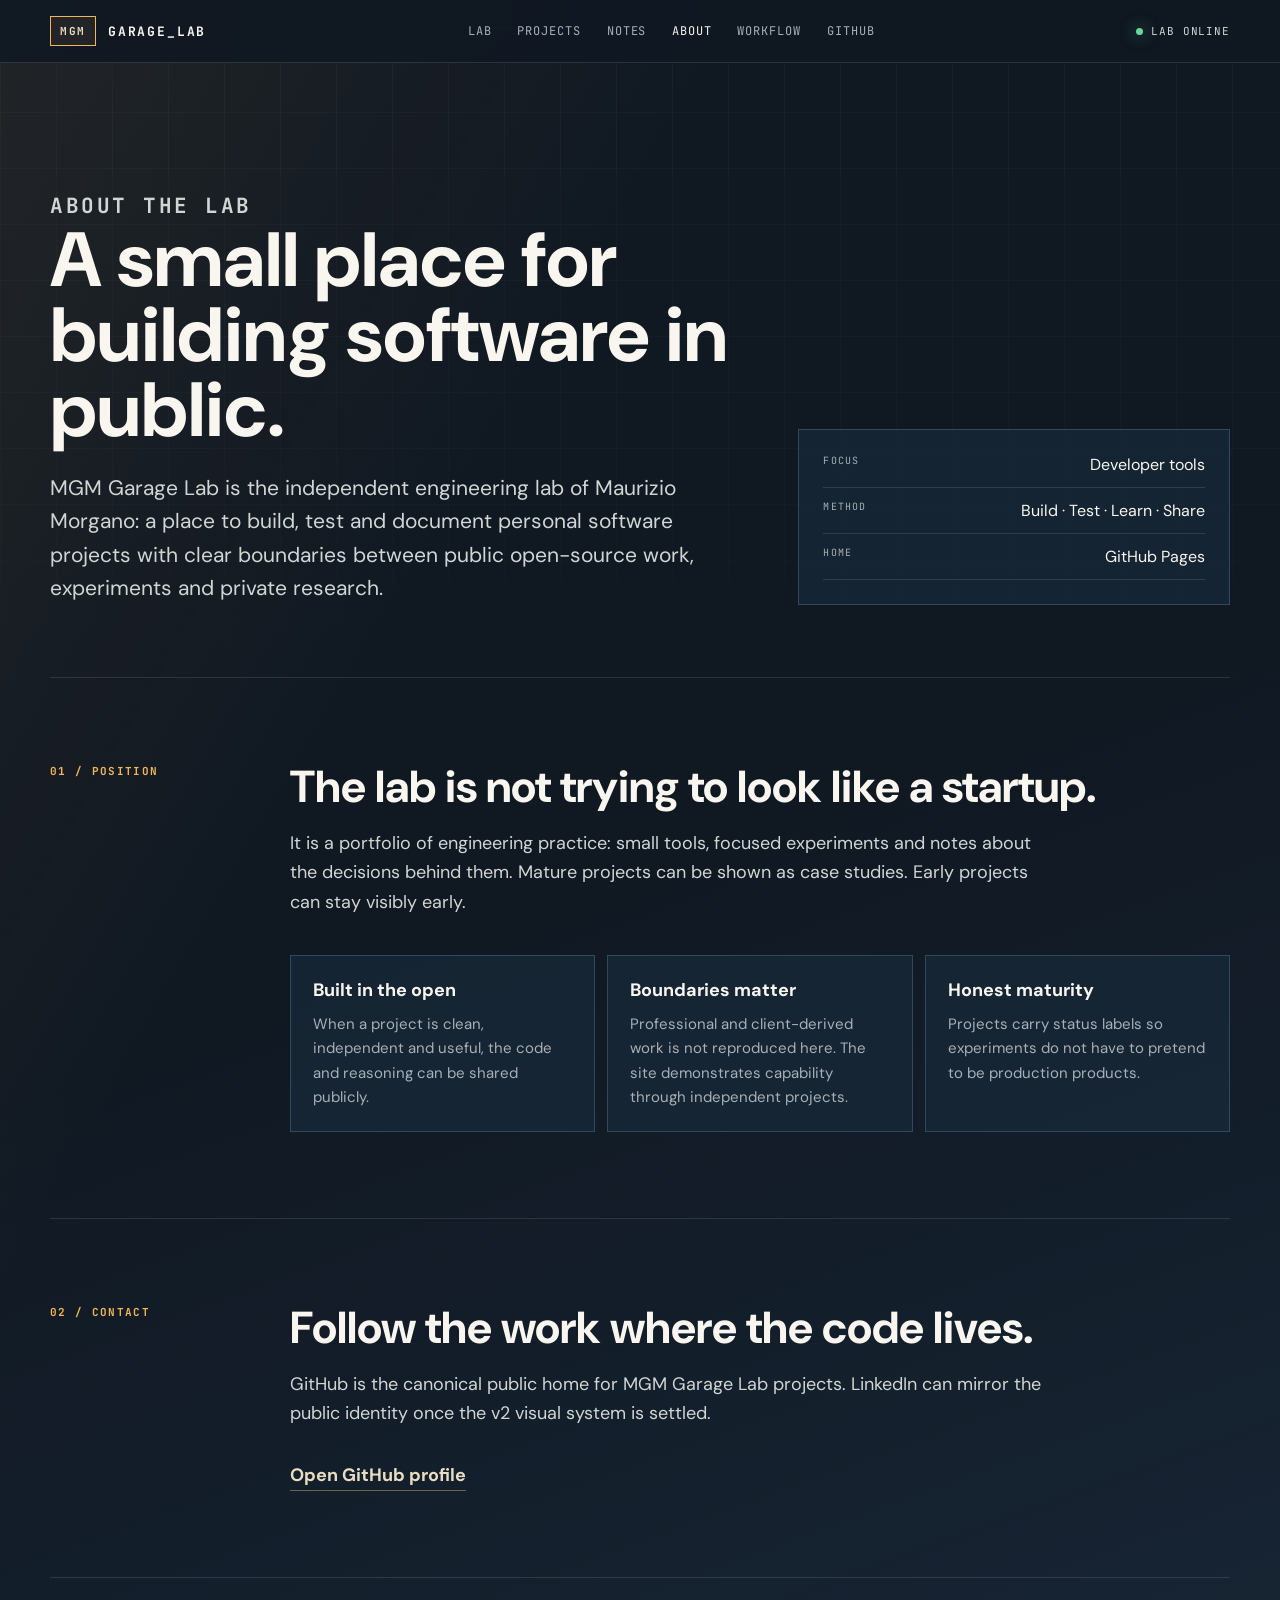
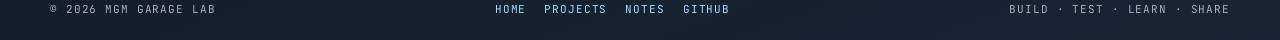
<file: about/index.html>
<!doctype html>
<html lang="en">
  <head>
    <meta charset="utf-8">
    <meta name="viewport" content="width=device-width, initial-scale=1">
    <meta name="description" content="About MGM Garage Lab, an independent software engineering lab by Maurizio Morgano.">
    <meta name="theme-color" content="#101822">
    <title>About — MGM Garage Lab</title>
    <link rel="canonical" href="https://mgmgaragelab.com/about/">
    <link rel="icon" href="../favicon.svg" type="image/svg+xml">
    <link rel="preconnect" href="https://fonts.googleapis.com">
    <link rel="preconnect" href="https://fonts.gstatic.com" crossorigin>
    <link href="https://fonts.googleapis.com/css2?family=DM+Sans:wght@400;500;700&family=JetBrains+Mono:wght@400;500;700&display=swap" rel="stylesheet">
    <link rel="stylesheet" href="../styles.css">
  </head>
  <body>
    <header class="site-header">
      <a class="brand" href="../" aria-label="MGM Garage Lab home">
        <span class="brand-mark">MGM</span>
        <span class="brand-name">GARAGE_LAB</span>
      </a>
      <nav class="site-nav" aria-label="Primary navigation">
        <a href="../">Lab</a>
        <a href="../projects/">Projects</a>
        <a href="../notes/">Notes</a>
        <a class="active" href="./">About</a>
        <a href="../workflow-management/">Workflow</a>
        <a href="https://github.com/mmorgano">GitHub</a>
      </nav>
      <p class="lab-status"><span></span>Lab online</p>
    </header>

    <main>
      <section class="page-hero">
        <div>
          <p class="eyebrow">About the lab</p>
          <h1>A small place for building software in public.</h1>
          <p>MGM Garage Lab is the independent engineering lab of Maurizio Morgano: a place to build, test and document personal software projects with clear boundaries between public open-source work, experiments and private research.</p>
        </div>
        <aside class="page-card">
          <dl class="meta-stack">
            <div><dt>Focus</dt><dd>Developer tools</dd></div>
            <div><dt>Method</dt><dd>Build · Test · Learn · Share</dd></div>
            <div><dt>Home</dt><dd>GitHub Pages</dd></div>
          </dl>
        </aside>
      </section>

      <section class="section-band">
        <div class="section-label">
          <p>01 / Position</p>
        </div>
        <div class="section-content content-stack">
          <h2>The lab is not trying to look like a startup.</h2>
          <p>It is a portfolio of engineering practice: small tools, focused experiments and notes about the decisions behind them. Mature projects can be shown as case studies. Early projects can stay visibly early.</p>
          <div class="info-grid">
            <article class="info-card">
              <h3>Built in the open</h3>
              <p>When a project is clean, independent and useful, the code and reasoning can be shared publicly.</p>
            </article>
            <article class="info-card">
              <h3>Boundaries matter</h3>
              <p>Professional and client-derived work is not reproduced here. The site demonstrates capability through independent projects.</p>
            </article>
            <article class="info-card">
              <h3>Honest maturity</h3>
              <p>Projects carry status labels so experiments do not have to pretend to be production products.</p>
            </article>
          </div>
        </div>
      </section>

      <section class="section-band">
        <div class="section-label">
          <p>02 / Contact</p>
        </div>
        <div class="section-content content-stack">
          <h2>Follow the work where the code lives.</h2>
          <p>GitHub is the canonical public home for MGM Garage Lab projects. LinkedIn can mirror the public identity once the v2 visual system is settled.</p>
          <p><a class="quiet-link" href="https://github.com/mmorgano">Open GitHub profile</a></p>
        </div>
      </section>
    </main>

    <footer class="site-footer">
      <span>© 2026 MGM GARAGE LAB</span>
      <div>
        <a href="../">Home</a>
        <a href="../projects/">Projects</a>
        <a href="../notes/">Notes</a>
        <a href="https://github.com/mmorgano">GitHub</a>
      </div>
      <span>Build · Test · Learn · Share</span>
    </footer>
  </body>
</html>
</file>
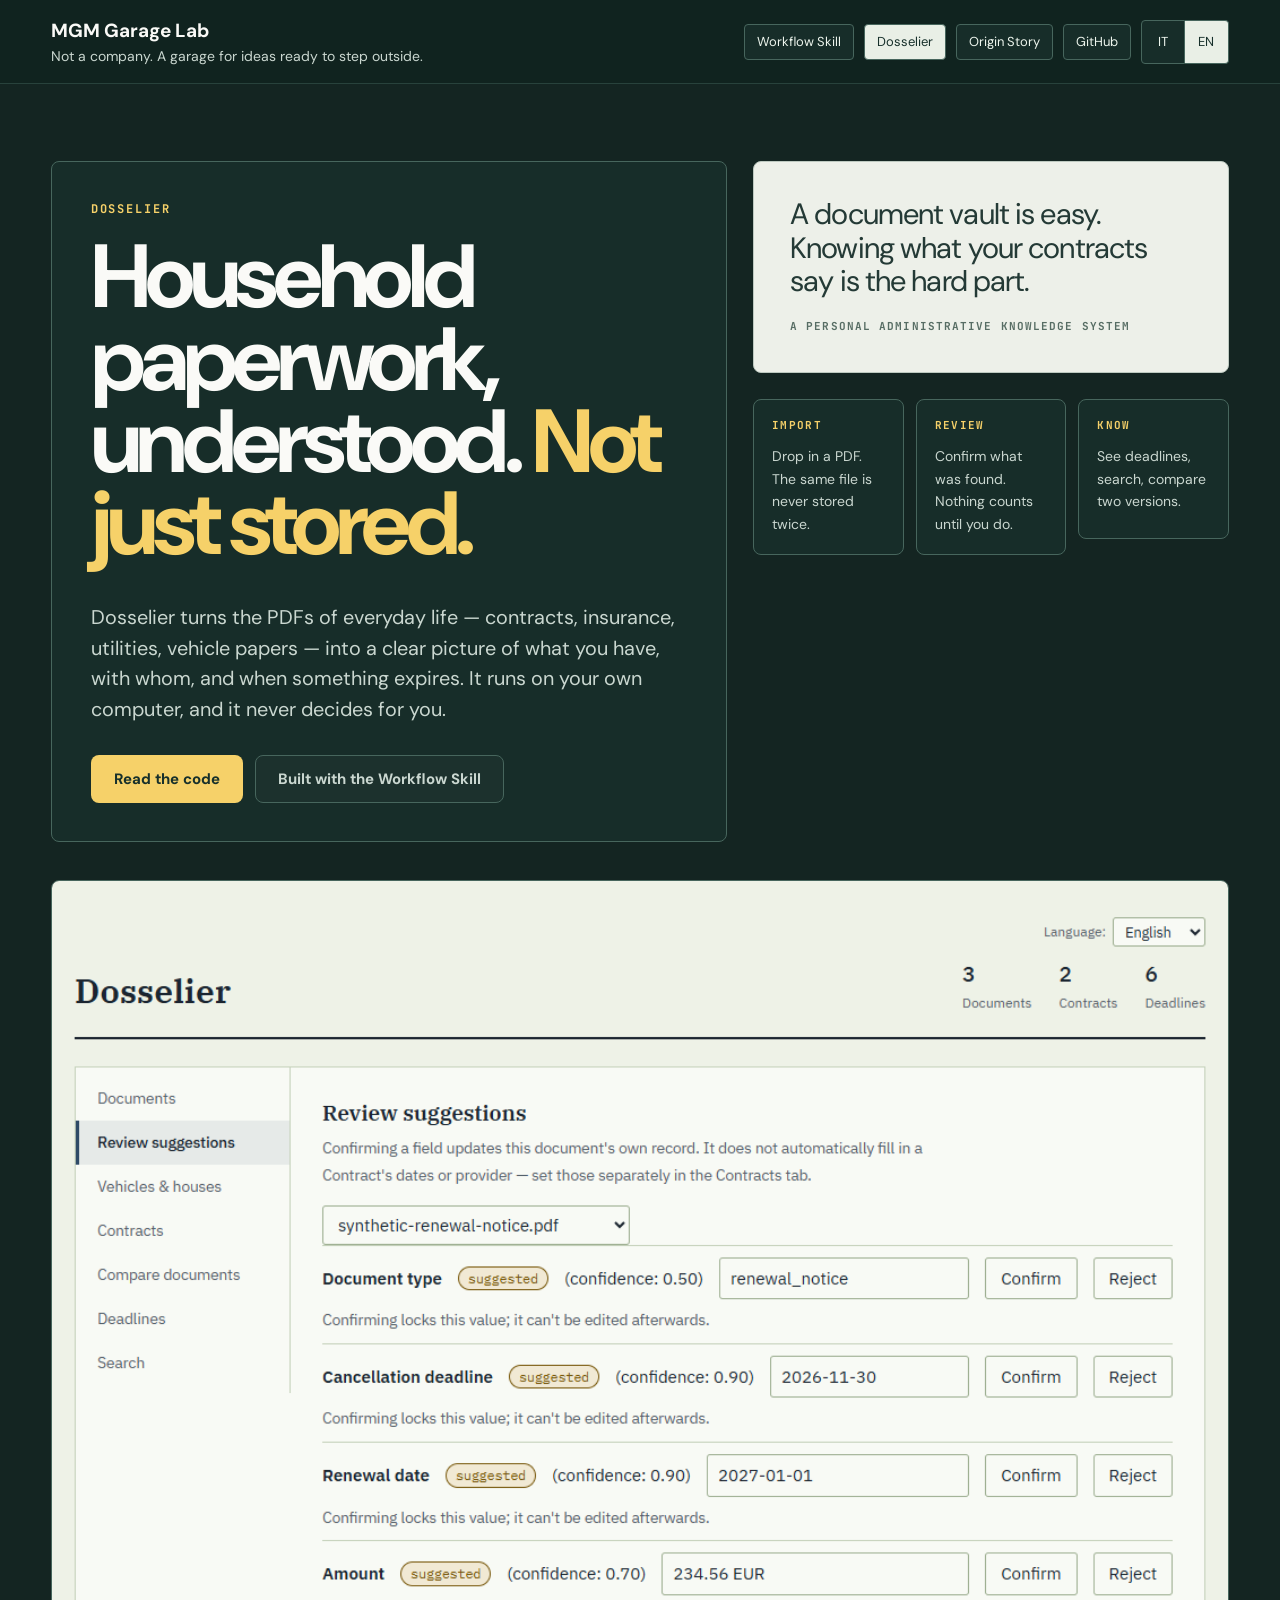
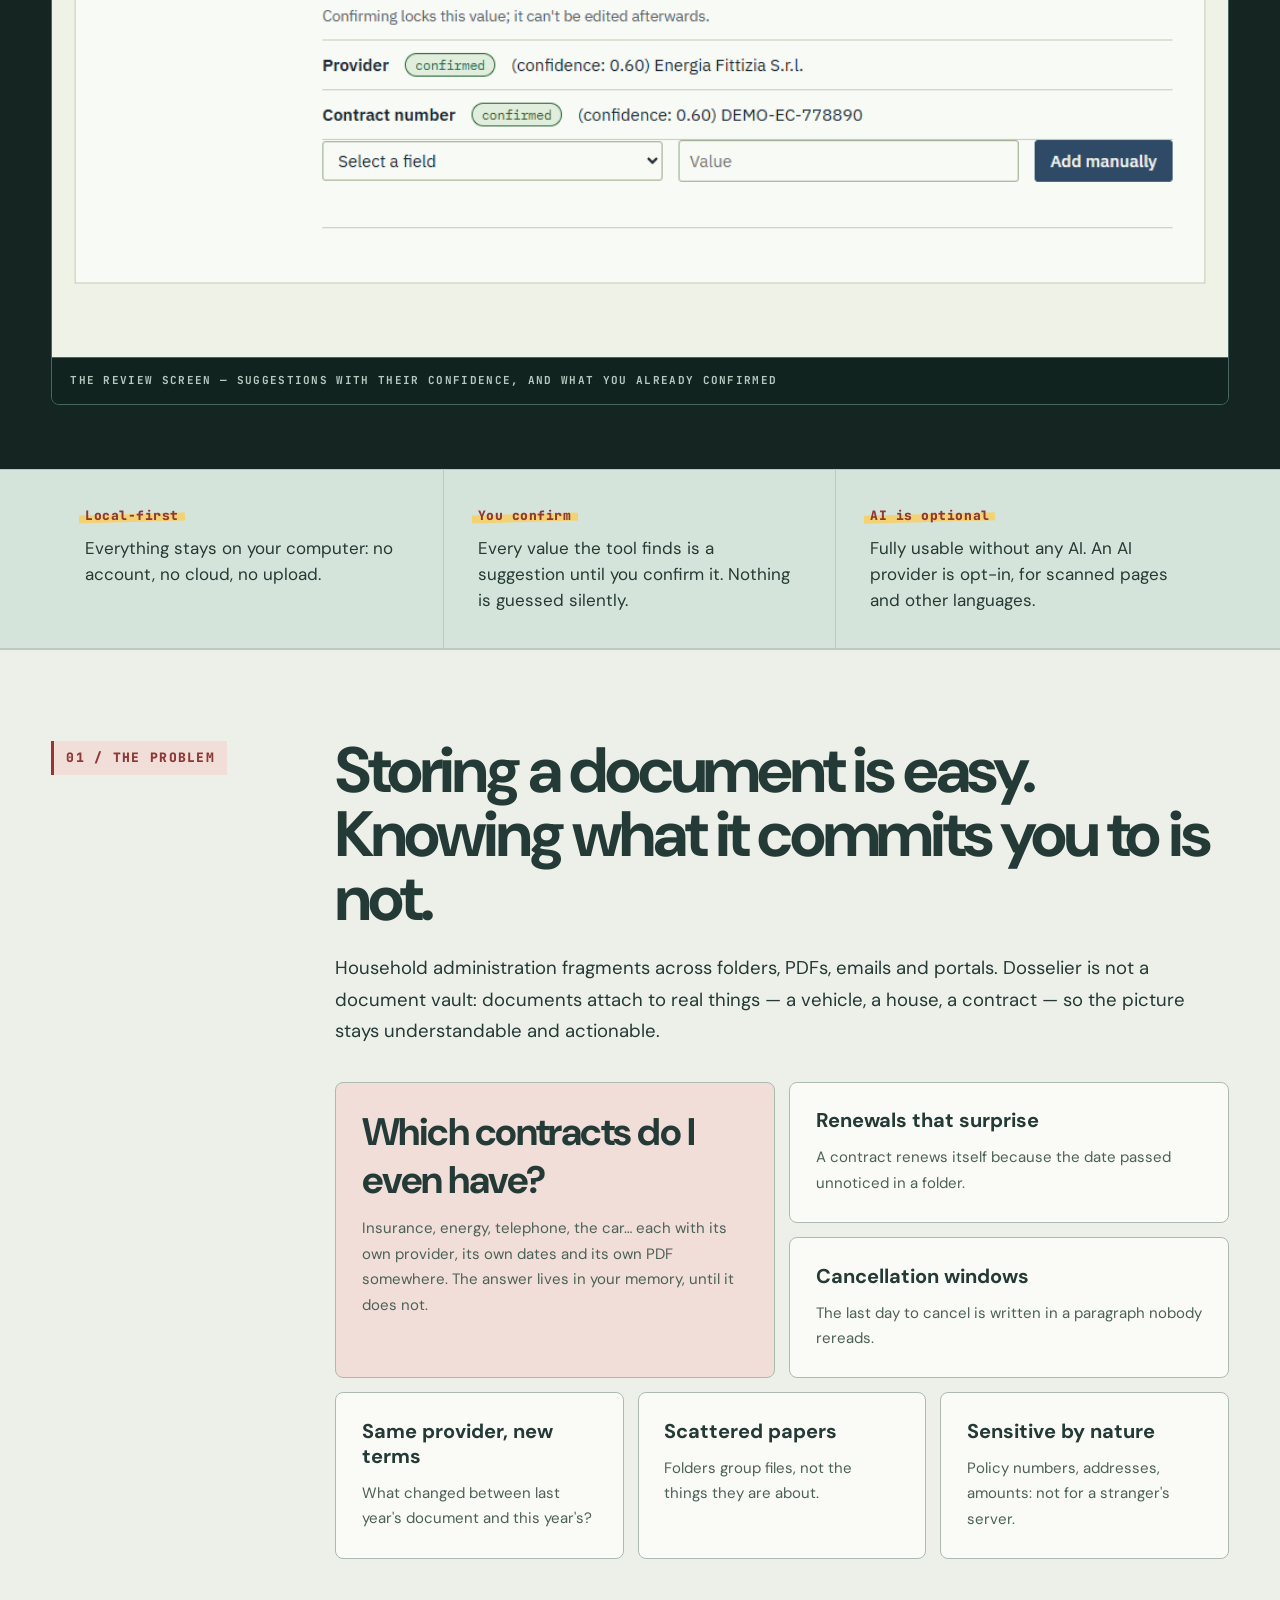
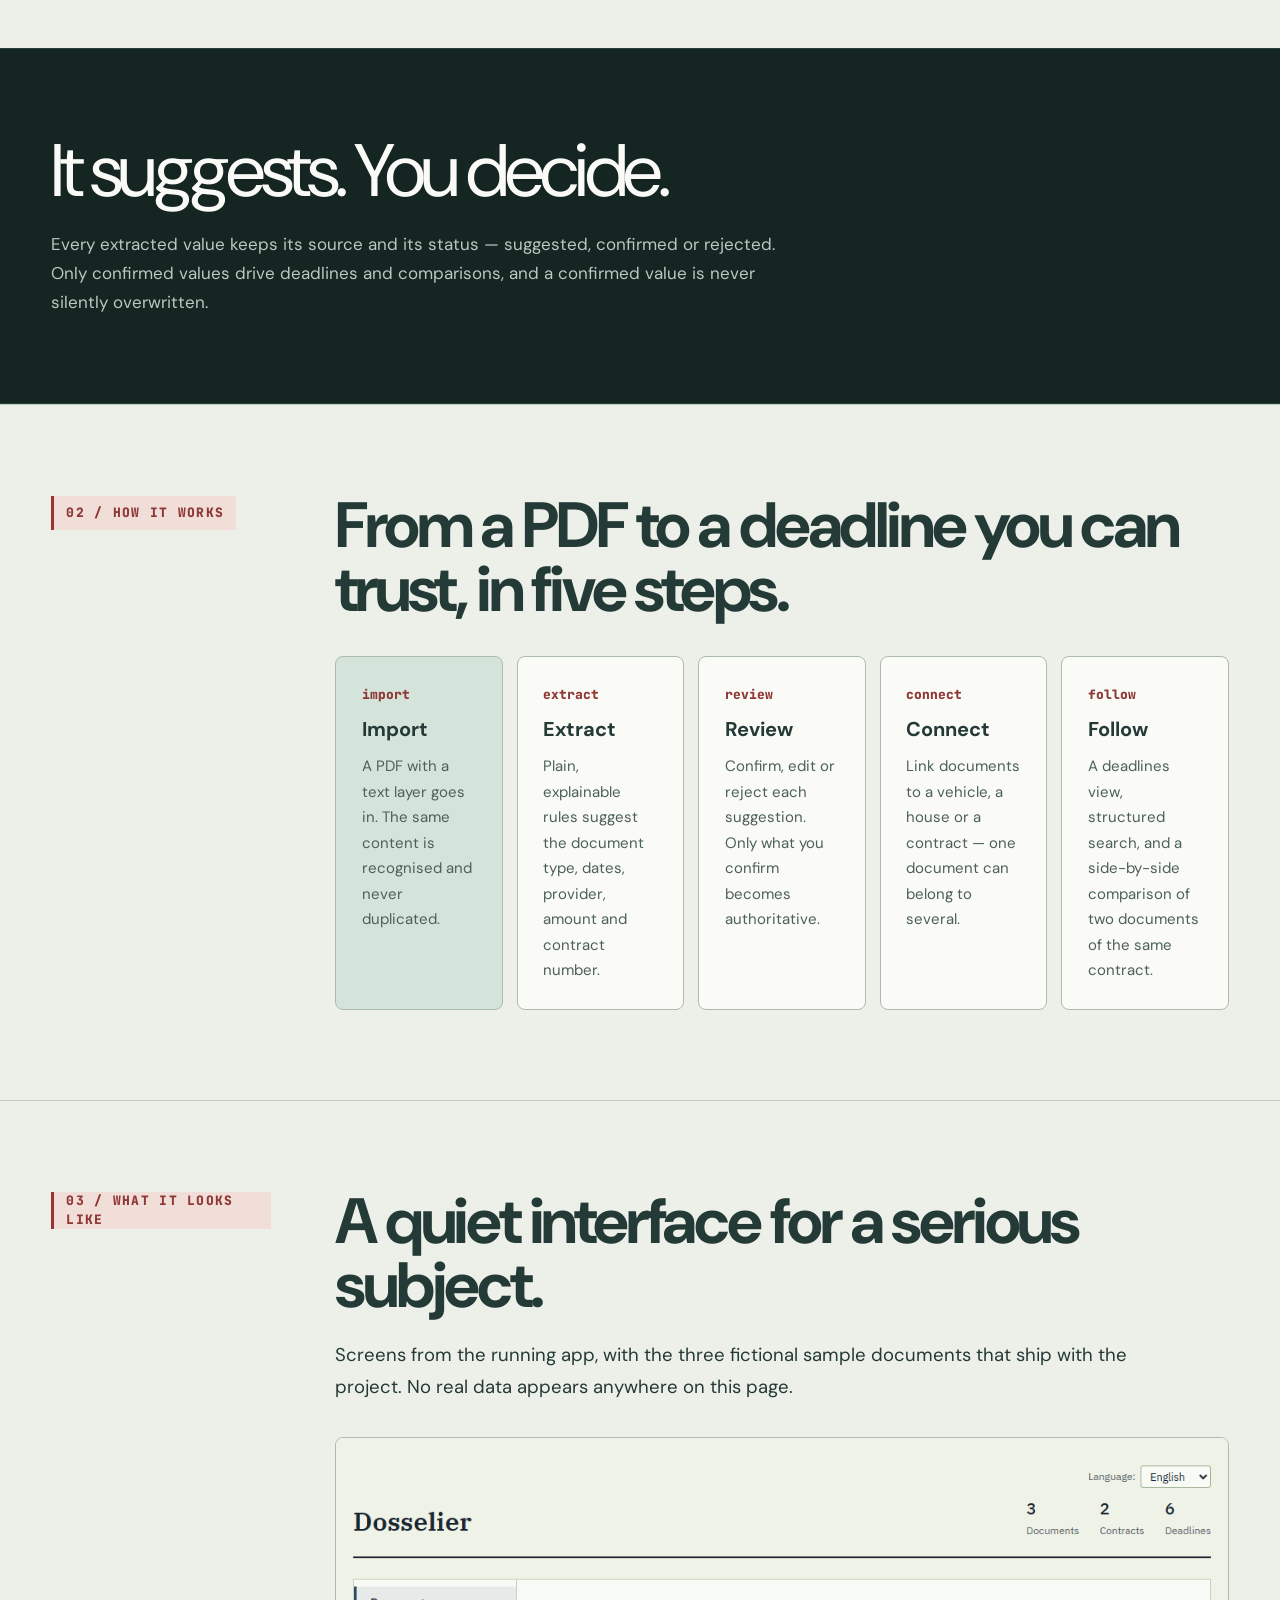
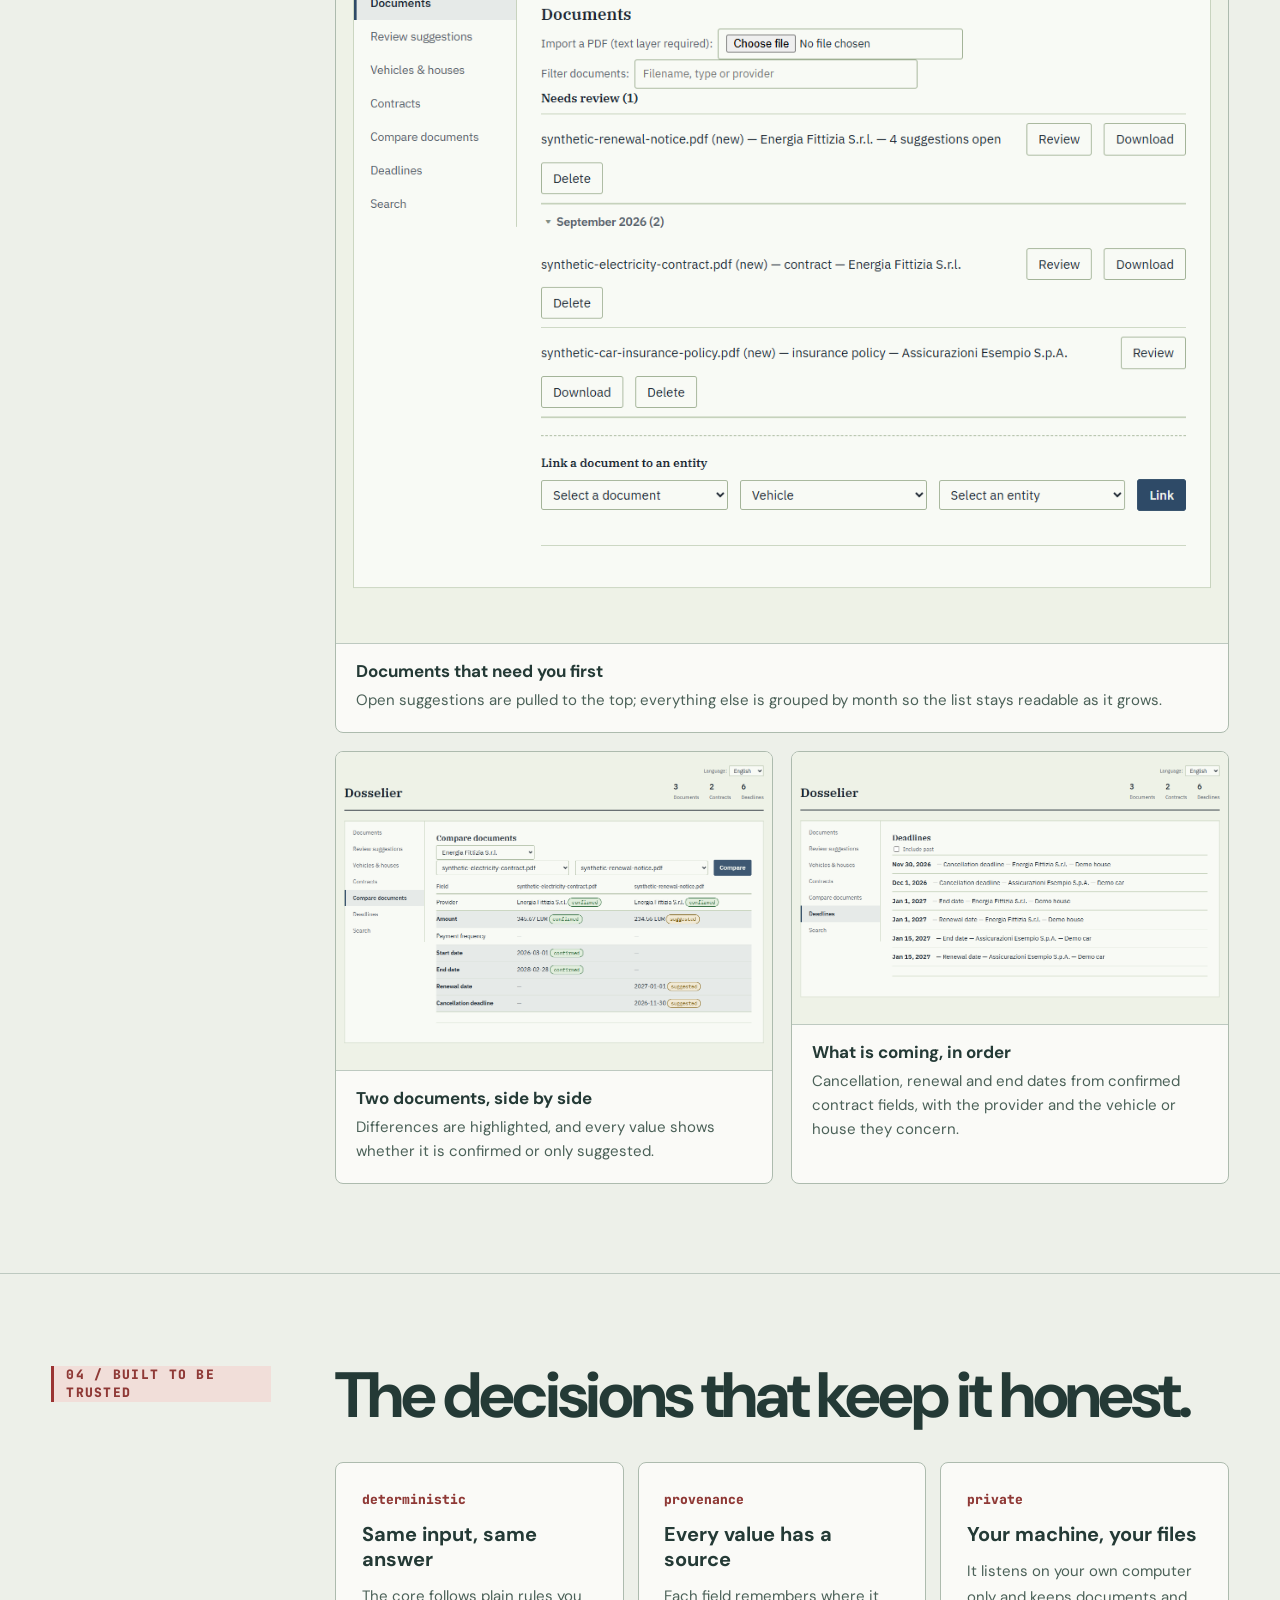
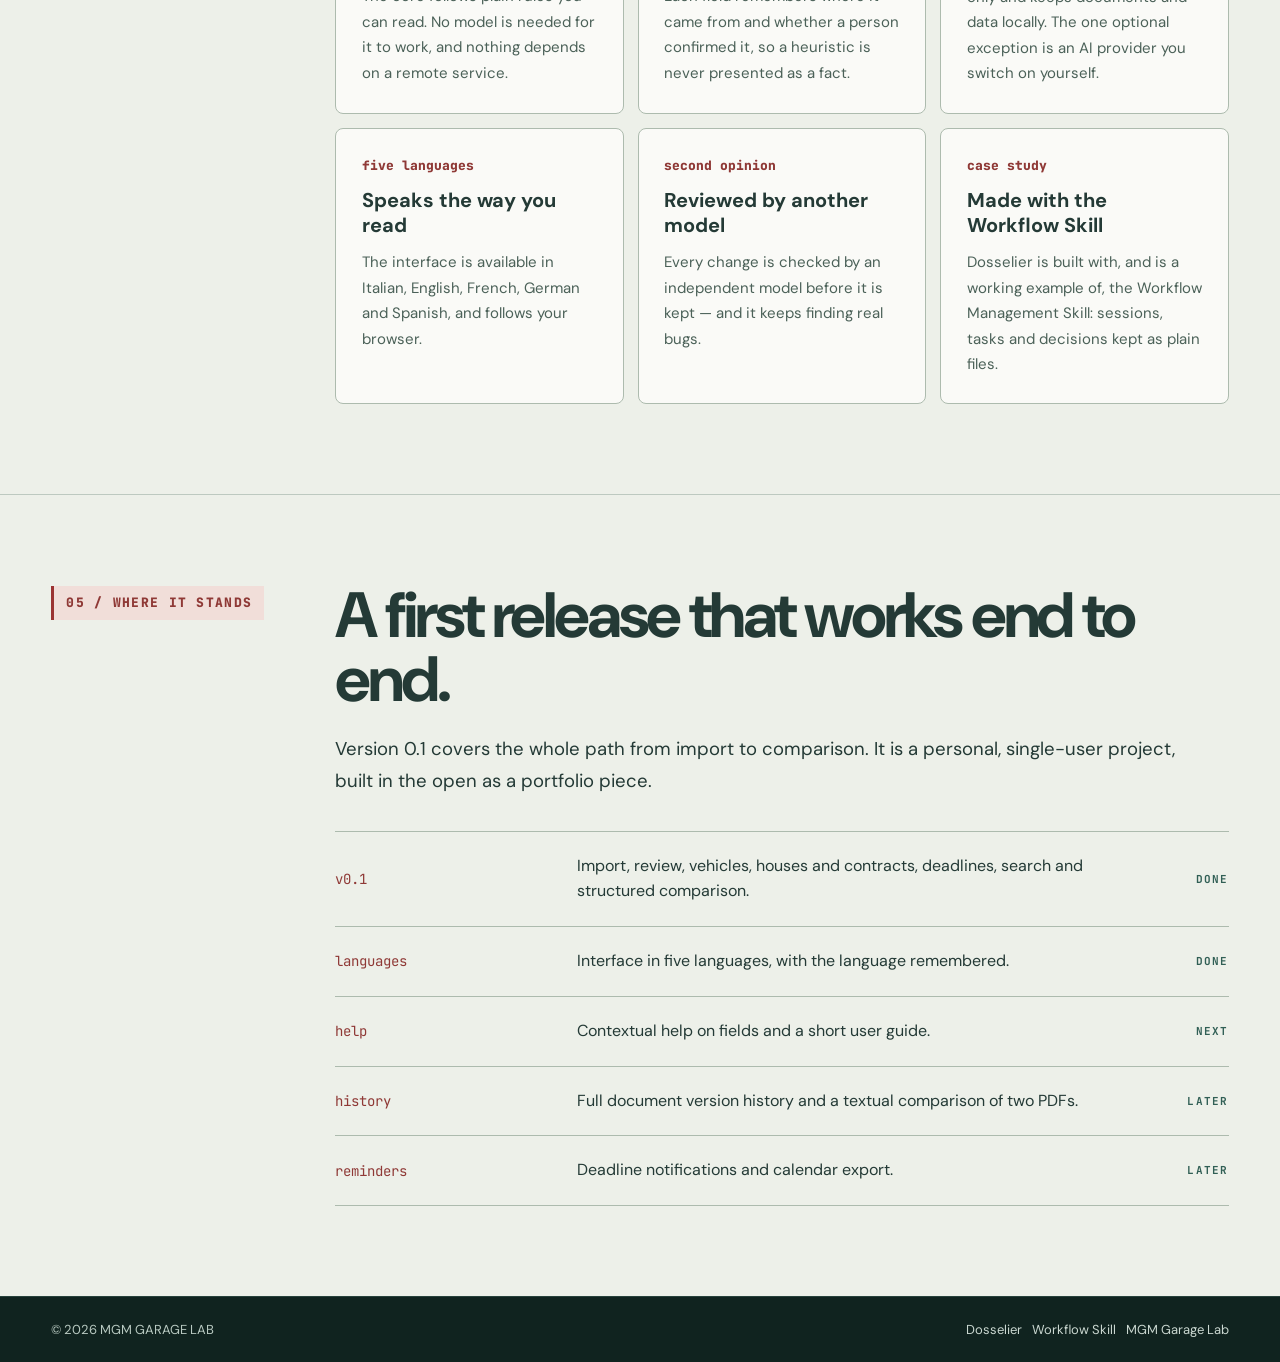
<file: dosselier/index.html>
<!doctype html>
<html lang="en">
  <head>
    <meta charset="utf-8">
    <meta name="viewport" content="width=device-width, initial-scale=1">
    <meta name="description" content="Dosselier turns household PDFs into a clear, local-first picture of contracts, vehicles, houses and deadlines. You confirm every value; AI is optional.">
    <meta name="theme-color" content="#10231f">
    <title>Dosselier - MGM Garage Lab</title>
    <link rel="canonical" href="https://mgmgaragelab.com/dosselier/">
    <link rel="icon" href="../favicon.svg" type="image/svg+xml">
    <link rel="preconnect" href="https://fonts.googleapis.com">
    <link rel="preconnect" href="https://fonts.gstatic.com" crossorigin>
    <link href="https://fonts.googleapis.com/css2?family=DM+Sans:wght@400;500;700;800&family=JetBrains+Mono:wght@400;500;700&display=swap" rel="stylesheet">
    <link rel="stylesheet" href="../styles.css">
    <style>
      :root { color-scheme: light; background: #142522; }
      .skill-page {
        --warm: #8f3936;
        --coral: #9b3332;
        --mint: #315f55;
        --panel: #fafaf7;
        --panel-strong: #d5e4da;
        --text: #243a36;
        --white: #243a36;
        --muted: #4b6158;
        --blue-soft: #8f3936;
        --green: #315f55;
        --line: #bdc9c0;
        --line-strong: #adbbae;
        --page-max-width: 1700px;
        --page-gutter: clamp(20px, 4vw, 68px);
        background: #edf0e9;
        color: var(--text);
      }
      .skill-page::before { display: none; }
      .skill-page :focus-visible { outline: 3px solid #9b3332; outline-offset: 5px; }
      .skill-shell { width: calc(100% - 2 * var(--page-gutter)); max-width: 1564px; margin: 0 auto; }
      .skill-header, .skill-footer { display: flex; align-items: center; justify-content: space-between; gap: 20px; flex-wrap: wrap; padding: 18px max(var(--page-gutter), calc((100% - var(--page-max-width)) / 2 + var(--page-gutter))); background: #10231f; color: #fafaf7; }
      .skill-header { position: sticky; top: 0; z-index: 20; border-bottom: 1px solid #28423c; }
      .skill-brand-block { min-width: 0; }
      .skill-brand { display: inline-block; color: #fafaf7; font-size: 19px; font-weight: 700; text-decoration: none; }
      .skill-brand-subtitle { margin: 4px 0 0; font-size: 14px; color: #cad7d0; }
      .skill-nav, .skill-footer nav { display: flex; align-items: center; gap: 10px; flex-wrap: wrap; font-size: 13px; }
      .skill-header a, .skill-footer a { color: #cad7d0; }
      .skill-header .skill-brand { color: #fafaf7; }
      .skill-nav a, .skill-nav button, .nav-wip { display: inline-flex; align-items: center; min-height: 36px; padding: 0 12px; border: 1px solid #47665d; border-radius: 4px; background: #172d29; color: #edf5ed; text-decoration: none; font: inherit; }
      .skill-nav a, .skill-nav button { cursor: pointer; }
      .skill-nav a:hover, .skill-nav button:hover { background: #e9efe6; color: #17302b; }
      .skill-nav a[aria-current="page"] { background: #e9efe6; color: #17302b; }
      .nav-wip { gap: 8px; color: #cad7d0; cursor: default; }
      .nav-wip small { color: #f6d169; font: 800 10px/1 "JetBrains Mono", monospace; letter-spacing: .1em; text-transform: uppercase; }
      .language-switch { display: inline-flex; gap: 0; flex-shrink: 0; }
      .skill-nav .language-switch button { min-width: 44px; min-height: 44px; justify-content: center; border-radius: 0; }
      .skill-nav .language-switch button:first-child { border-radius: 4px 0 0 4px; }
      .skill-nav .language-switch button:last-child { border-radius: 0 4px 4px 0; border-left: 0; }
      .skill-nav .language-switch button[aria-pressed="true"] { background: #e9efe6; color: #17302b; }
      .skill-footer a:hover { color: #f6d169; }
      .skill-footer { padding-block: 24px; border-top: 1px solid #28423c; color: #b8c9c1; font-size: 13px; }
      .skill-header :focus-visible, .skill-footer :focus-visible, .skill-hero :focus-visible { outline-color: #f6d169; }
      .eyebrow { margin: 0 0 18px; font: 700 12px/1.5 "JetBrains Mono", monospace; letter-spacing: .16em; color: var(--blue-soft); text-transform: uppercase; }
      .button { display: inline-flex; align-items: center; justify-content: center; min-height: 48px; padding: 0 22px; border-radius: 8px; font-size: 15px; font-weight: 700; text-decoration: none; }
      .button-primary { background: #f6d169; color: #17302b; }
      .button-secondary { border: 1px solid var(--line-strong); color: var(--text); }
      .button-primary:hover, .button-primary:focus-visible { background: #ffe3a0; color: #17302b; }
      .button-secondary:hover, .button-secondary:focus-visible { border-color: var(--warm); color: var(--warm); }

      .skill-hero { padding: clamp(42px, 6vw, 78px) 0 clamp(34px, 5vw, 64px); background: #142522; color: #fafaf7; --text: #cad7d0; --white: #fafaf7; --muted: #b8c9c1; --warm: #f6d169; --blue-soft: #f6d169; --panel: #172d29; --line: #28423c; --line-strong: #47665d; }
      .hero-board { display: grid; grid-template-columns: repeat(12, minmax(0, 1fr)); gap: clamp(18px, 2vw, 28px); align-items: start; }
      .hero-copy-block { grid-column: span 7; display: flex; flex-direction: column; justify-content: space-between; min-height: 460px; padding: clamp(26px, 3vw, 42px); border: 1px solid #47665d; border-radius: 8px; background: #172d29; }
      .skill-hero h1 { margin: 0; max-width: 960px; font-size: clamp(48px, 7vw, 108px); line-height: .92; letter-spacing: -.06em; }
      html[lang="it"] .skill-hero h1 { max-width: 860px; font-size: clamp(44px, 6vw, 92px); line-height: .96; letter-spacing: -.05em; }
      .skill-hero h1 span { color: var(--warm); }
      .hero-copy { margin: clamp(22px, 3vw, 36px) 0 0; max-width: 760px; color: var(--text); font-size: clamp(18px, 1.55vw, 23px); line-height: 1.55; }
      .actions { display: flex; flex-wrap: wrap; gap: 12px; margin-top: 30px; }
      .hero-side { grid-column: span 5; display: grid; grid-template-rows: auto auto; align-content: start; gap: clamp(18px, 2vw, 28px); min-width: 0; }
      .date-card { padding: clamp(24px, 3vw, 36px); border-radius: 8px; border: 1px solid #bdc9c0; background: #edf0e9; }
      .date-card p { margin: 0; color: #243a36; font-size: clamp(22px, 2.3vw, 36px); line-height: 1.15; letter-spacing: -.03em; }
      .date-card small { display: block; margin-top: 18px; color: #576d64; font: 700 11px/1.7 "JetBrains Mono", monospace; letter-spacing: .1em; text-transform: uppercase; }
      .mini-stack { display: grid; grid-template-columns: repeat(3, minmax(0,1fr)); align-items: start; gap: 12px; }
      .mini-card { min-height: 140px; padding: 18px; border-radius: 8px; border: 1px solid var(--line-strong); background: var(--panel); }
      .mini-card strong { display: block; margin-bottom: 12px; color: var(--warm); font: 700 11px/1.4 "JetBrains Mono", monospace; letter-spacing: .12em; text-transform: uppercase; }
      .mini-card span { color: var(--text); font-size: 14px; line-height: 1.55; }
      .shot-feature { grid-column: 1 / -1; margin: clamp(4px, 1vw, 12px) 0 0; border: 1px solid #47665d; border-radius: 8px; background: var(--panel); overflow: hidden; }
      .shot-feature img { display: block; width: 100%; height: auto; }
      .shot-caption { margin: 0; padding: 14px 18px; border-top: 1px solid var(--line-strong); background: #10231f; color: var(--muted); font: 700 11px/1.6 "JetBrains Mono", monospace; letter-spacing: .12em; text-transform: uppercase; }

      .signal-row { border-top: 1px solid var(--line); border-bottom: 1px solid var(--line); background: #d5e4da; }
      .signal-grid { display: grid; grid-template-columns: repeat(3, minmax(0,1fr)); }
      .signal { padding: clamp(22px, 3vw, 34px); border-right: 1px solid var(--line); }
      .signal:last-child { border-right: 0; }
      .signal code { position: relative; display: inline-block; z-index: 0; color: #8f3936; font-size: 13px; font-weight: 800; letter-spacing: .04em; }
      .signal code::before { content: ""; position: absolute; left: -6px; right: -6px; bottom: 1px; z-index: -1; height: .65em; background: #f6d169; transform: rotate(-1.5deg); opacity: .9; }
      .signal p { margin: 10px 0 0; color: var(--text); font-size: 17px; line-height: 1.55; }

      .section { border-top: 1px solid var(--line); padding: clamp(54px, 7vw, 96px) 0; }
      .section-grid { display: grid; grid-template-columns: 220px minmax(0,1fr); gap: clamp(28px, 5vw, 70px); align-items: start; }
      .section-kicker { position: sticky; top: 98px; display: inline-flex; align-items: center; width: fit-content; min-height: 34px; margin: 2px 0 0; padding: 0 12px; border-left: 3px solid #9b3332; background: #f1ded9; color: #8f3936; font: 800 13px/1.4 "JetBrains Mono", monospace; letter-spacing: .1em; text-transform: uppercase; }
      .section h2 { margin: 0; max-width: 1100px; font-size: clamp(32px, 5vw, 68px); line-height: 1; letter-spacing: -.05em; }
      .section-lead { margin: 22px 0 0; max-width: 860px; color: var(--text); font-size: clamp(17px, 1.45vw, 21px); line-height: 1.7; }
      .card { border: 1px solid var(--line-strong); border-radius: 8px; background: var(--panel); padding: clamp(20px, 2vw, 28px); }
      .card h3 { margin: 0 0 12px; font-size: 20px; line-height: 1.25; }
      .card p { margin: 0; color: var(--muted); font-size: 15px; line-height: 1.7; }

      .problem-bento { display: grid; grid-template-columns: repeat(6, minmax(0,1fr)); gap: 14px; margin-top: 34px; }
      .problem-bento .large { grid-column: span 3; grid-row: span 2; min-height: 290px; background: #f1ded9; }
      .problem-bento .wide { grid-column: span 3; }
      .problem-bento .small { grid-column: span 2; }
      .problem-bento .large h3 { font-size: clamp(28px, 3vw, 44px); letter-spacing: -.04em; }

      .quote-band { border-block: 1px solid #28423c; background: #142522; --white: #fafaf7; --muted: #b8c9c1; padding: clamp(54px, 7vw, 86px) 0; }
      .quote-band blockquote { margin: 0; max-width: 1260px; font-size: clamp(34px, 5.8vw, 86px); line-height: .98; letter-spacing: -.06em; color: var(--white); }
      .quote-band p { margin: 22px 0 0; max-width: 760px; color: var(--muted); font-size: 17px; line-height: 1.7; }

      .step-board { display: grid; grid-template-columns: repeat(10, minmax(0,1fr)); gap: 14px; margin-top: 34px; }
      .step-card { grid-column: span 2; min-height: 200px; }
      .step-card code { display: inline-block; margin-bottom: 14px; color: var(--warm); font-size: 13px; font-weight: 800; }
      .step-card:nth-child(1) { background: #d5e4da; }

      .shots { display: grid; grid-template-columns: repeat(2, minmax(0,1fr)); gap: 18px; margin-top: 34px; }
      .shot { margin: 0; border: 1px solid var(--line-strong); border-radius: 8px; background: var(--panel); overflow: hidden; }
      .shot img { display: block; width: 100%; height: auto; }
      .shot figcaption { padding: 16px 20px 20px; border-top: 1px solid var(--line); }
      .shot figcaption strong { display: block; margin-bottom: 6px; font-size: 17px; }
      .shot figcaption span { color: var(--muted); font-size: 15px; line-height: 1.6; }
      .shots .shot:first-child { grid-column: 1 / -1; }

      .trust-board { display: grid; grid-template-columns: repeat(12, minmax(0,1fr)); gap: 14px; margin-top: 34px; }
      .trust-card { min-height: 180px; grid-column: span 4; }
      .trust-card code { display: inline-block; margin-bottom: 14px; color: var(--warm); font-size: 13px; font-weight: 800; }

      .roadmap-list { display: grid; gap: 0; margin-top: 34px; border-top: 1px solid var(--line-strong); }
      .roadmap-row { display: grid; grid-template-columns: 220px minmax(0, 1fr) 100px; gap: 22px; align-items: center; padding: 22px 0; border-bottom: 1px solid var(--line-strong); }
      .roadmap-row code { color: var(--warm); font-size: 14px; }
      .roadmap-row span { color: var(--text); line-height: 1.55; }
      .roadmap-row strong { justify-self: end; color: var(--green); font: 700 11px/1 "JetBrains Mono", monospace; letter-spacing: .12em; text-transform: uppercase; }

      @media (max-width: 1120px) {
        .hero-copy-block, .hero-side, .shot-feature { grid-column: 1 / -1; }
        .hero-copy-block { min-height: auto; }
        .section-grid { grid-template-columns: 1fr; }
        .section-kicker { position: static; }
        .step-board { grid-template-columns: repeat(6, minmax(0,1fr)); }
        .step-card { grid-column: span 2; }
        .trust-card { grid-column: span 6; }
      }
      @media (max-width: 820px) {
        .mini-stack, .signal-grid, .shots { grid-template-columns: 1fr; }
        .problem-bento, .step-board, .trust-board { grid-template-columns: 1fr; }
        .problem-bento .large, .problem-bento .wide, .problem-bento .small, .step-card, .trust-card { grid-column: auto; }
        .shots .shot:first-child { grid-column: auto; }
        .signal { border-right: 0; border-bottom: 1px solid var(--line); }
        .signal:last-child { border-bottom: 0; }
        .roadmap-row { grid-template-columns: 1fr; gap: 8px; }
        .roadmap-row strong { justify-self: start; }
      }
      @media (max-width: 560px) {
        .hero-copy-block, .date-card, .card { padding: 20px; }
        .button { width: 100%; }
      }
    </style>
  </head>
  <body class="skill-page">
    <header class="skill-header">
      <div class="skill-brand-block">
        <a class="skill-brand" href="../index.html">MGM Garage Lab</a>
        <p class="skill-brand-subtitle" data-i="subtitle">Not a company. A garage for ideas ready to step outside.</p>
      </div>
      <nav class="skill-nav" aria-label="Main navigation" data-i-label="nav">
        <a href="../workflow-management-skill/index.html">Workflow Skill</a>
        <a href="./index.html" aria-current="page">Dosselier</a>
        <a href="../origin-story/index.html">Origin Story</a>
        <a href="https://github.com/mmorgano">GitHub</a>
        <div class="language-switch" role="group" aria-label="Language" data-i-label="language">
          <button type="button" data-language="it" lang="it" aria-label="Italiano" aria-pressed="false">IT</button>
          <button type="button" data-language="en" lang="en" aria-label="English" aria-pressed="true">EN</button>
        </div>
      </nav>
    </header>

    <main>
      <section class="skill-hero">
        <div class="skill-shell hero-board">
          <div class="hero-copy-block">
            <div>
              <p class="eyebrow">Dosselier</p>
              <h1 data-i="h1">Household paperwork, understood. <span>Not just stored.</span></h1>
              <p class="hero-copy" data-i="heroCopy">Dosselier turns the PDFs of everyday life &mdash; contracts, insurance, utilities, vehicle papers &mdash; into a clear picture of what you have, with whom, and when something expires. It runs on your own computer, and it never decides for you.</p>
            </div>
            <div class="actions">
              <a class="button button-primary" href="https://github.com/mmorgano/dosselier" data-i="ctaCode">Read the code</a>
              <a class="button button-secondary" href="../workflow-management-skill/index.html" data-i="ctaCase">Built with the Workflow Skill</a>
            </div>
          </div>

          <aside class="hero-side" aria-label="Dosselier summary" data-i-label="summary">
            <div class="date-card">
              <p data-i="cardQuote">A document vault is easy. Knowing what your contracts say is the hard part.</p>
              <small data-i="cardSmall">A personal administrative knowledge system</small>
            </div>
            <div class="mini-stack">
              <div class="mini-card"><strong data-i="m1t">Import</strong><span data-i="m1s">Drop in a PDF. The same file is never stored twice.</span></div>
              <div class="mini-card"><strong data-i="m2t">Review</strong><span data-i="m2s">Confirm what was found. Nothing counts until you do.</span></div>
              <div class="mini-card"><strong data-i="m3t">Know</strong><span data-i="m3s">See deadlines, search, compare two versions.</span></div>
            </div>
          </aside>

          <figure class="shot-feature">
            <img data-shot="review" src="../assets/dosselier/dosselier-review-en.png" width="1040" height="952" alt="The Dosselier review screen for a renewal notice: four suggested values with confidence scores and Confirm or Reject buttons, and two already confirmed values." data-i-alt="heroAlt">
            <figcaption class="shot-caption" data-i="heroCaption">The review screen &mdash; suggestions with their confidence, and what you already confirmed</figcaption>
          </figure>
        </div>
      </section>

      <section class="signal-row" aria-label="Core promises" data-i-label="promises">
        <div class="skill-shell signal-grid">
          <div class="signal"><code data-i="s1t">Local-first</code><p data-i="s1p">Everything stays on your computer: no account, no cloud, no upload.</p></div>
          <div class="signal"><code data-i="s2t">You confirm</code><p data-i="s2p">Every value the tool finds is a suggestion until you confirm it. Nothing is guessed silently.</p></div>
          <div class="signal"><code data-i="s3t">AI is optional</code><p data-i="s3p">Fully usable without any AI. An AI provider is opt-in, for scanned pages and other languages.</p></div>
        </div>
      </section>

      <section class="section">
        <div class="skill-shell section-grid">
          <p class="section-kicker" data-i="k1">01 / The Problem</p>
          <div>
            <h2 data-i="p2h">Storing a document is easy. Knowing what it commits you to is not.</h2>
            <p class="section-lead" data-i="p2lead">Household administration fragments across folders, PDFs, emails and portals. Dosselier is not a document vault: documents attach to real things &mdash; a vehicle, a house, a contract &mdash; so the picture stays understandable and actionable.</p>
            <div class="problem-bento">
              <article class="card large">
                <h3 data-i="b1h">Which contracts do I even have?</h3>
                <p data-i="b1p">Insurance, energy, telephone, the car&hellip; each with its own provider, its own dates and its own PDF somewhere. The answer lives in your memory, until it does not.</p>
              </article>
              <article class="card wide">
                <h3 data-i="b2h">Renewals that surprise</h3>
                <p data-i="b2p">A contract renews itself because the date passed unnoticed in a folder.</p>
              </article>
              <article class="card wide">
                <h3 data-i="b3h">Cancellation windows</h3>
                <p data-i="b3p">The last day to cancel is written in a paragraph nobody rereads.</p>
              </article>
              <article class="card small">
                <h3 data-i="b4h">Same provider, new terms</h3>
                <p data-i="b4p">What changed between last year's document and this year's?</p>
              </article>
              <article class="card small">
                <h3 data-i="b5h">Scattered papers</h3>
                <p data-i="b5p">Folders group files, not the things they are about.</p>
              </article>
              <article class="card small">
                <h3 data-i="b6h">Sensitive by nature</h3>
                <p data-i="b6p">Policy numbers, addresses, amounts: not for a stranger's server.</p>
              </article>
            </div>
          </div>
        </div>
      </section>

      <section class="quote-band">
        <div class="skill-shell">
          <blockquote data-i="quote">It suggests. You decide.</blockquote>
          <p data-i="quoteP">Every extracted value keeps its source and its status &mdash; suggested, confirmed or rejected. Only confirmed values drive deadlines and comparisons, and a confirmed value is never silently overwritten.</p>
        </div>
      </section>

      <section class="section">
        <div class="skill-shell section-grid">
          <p class="section-kicker" data-i="k2">02 / How It Works</p>
          <div>
            <h2 data-i="w2h">From a PDF to a deadline you can trust, in five steps.</h2>
            <div class="step-board">
              <article class="card step-card">
                <code data-i="st1c">import</code>
                <h3 data-i="st1h">Import</h3>
                <p data-i="st1p">A PDF with a text layer goes in. The same content is recognised and never duplicated.</p>
              </article>
              <article class="card step-card">
                <code data-i="st2c">extract</code>
                <h3 data-i="st2h">Extract</h3>
                <p data-i="st2p">Plain, explainable rules suggest the document type, dates, provider, amount and contract number.</p>
              </article>
              <article class="card step-card">
                <code data-i="st3c">review</code>
                <h3 data-i="st3h">Review</h3>
                <p data-i="st3p">Confirm, edit or reject each suggestion. Only what you confirm becomes authoritative.</p>
              </article>
              <article class="card step-card">
                <code data-i="st4c">connect</code>
                <h3 data-i="st4h">Connect</h3>
                <p data-i="st4p">Link documents to a vehicle, a house or a contract &mdash; one document can belong to several.</p>
              </article>
              <article class="card step-card">
                <code data-i="st5c">follow</code>
                <h3 data-i="st5h">Follow</h3>
                <p data-i="st5p">A deadlines view, structured search, and a side-by-side comparison of two documents of the same contract.</p>
              </article>
            </div>
          </div>
        </div>
      </section>

      <section class="section">
        <div class="skill-shell section-grid">
          <p class="section-kicker" data-i="k3">03 / What It Looks Like</p>
          <div>
            <h2 data-i="v3h">A quiet interface for a serious subject.</h2>
            <p class="section-lead" data-i="v3lead">Screens from the running app, with the three fictional sample documents that ship with the project. No real data appears anywhere on this page.</p>
            <div class="shots">
              <figure class="shot">
                <img data-shot="documents" src="../assets/dosselier/dosselier-documents-en.png" width="1040" height="938" loading="lazy" alt="The Documents screen: a group of documents that still need review, and a month group with the reviewed ones, each with Review, Download and Delete." data-i-alt="shot1Alt">
                <figcaption><strong data-i="shot1h">Documents that need you first</strong><span data-i="shot1p">Open suggestions are pulled to the top; everything else is grouped by month so the list stays readable as it grows.</span></figcaption>
              </figure>
              <figure class="shot">
                <img data-shot="compare" src="../assets/dosselier/dosselier-compare-en.png" width="1040" height="759" loading="lazy" alt="The comparison screen: two documents of the same contract side by side, with differing fields highlighted and each value tagged confirmed or suggested." data-i-alt="shot2Alt">
                <figcaption><strong data-i="shot2h">Two documents, side by side</strong><span data-i="shot2p">Differences are highlighted, and every value shows whether it is confirmed or only suggested.</span></figcaption>
              </figure>
              <figure class="shot">
                <img data-shot="deadlines" src="../assets/dosselier/dosselier-deadlines-en.png" width="1040" height="651" loading="lazy" alt="The deadlines screen: a chronological list of cancellation, renewal and end dates, each with its provider and the vehicle or house it concerns." data-i-alt="shot3Alt">
                <figcaption><strong data-i="shot3h">What is coming, in order</strong><span data-i="shot3p">Cancellation, renewal and end dates from confirmed contract fields, with the provider and the vehicle or house they concern.</span></figcaption>
              </figure>
            </div>
          </div>
        </div>
      </section>

      <section class="section">
        <div class="skill-shell section-grid">
          <p class="section-kicker" data-i="k4">04 / Built To Be Trusted</p>
          <div>
            <h2 data-i="t4h">The decisions that keep it honest.</h2>
            <div class="trust-board">
              <article class="card trust-card">
                <code data-i="tr1c">deterministic</code>
                <h3 data-i="tr1h">Same input, same answer</h3>
                <p data-i="tr1p">The core follows plain rules you can read. No model is needed for it to work, and nothing depends on a remote service.</p>
              </article>
              <article class="card trust-card">
                <code data-i="tr2c">provenance</code>
                <h3 data-i="tr2h">Every value has a source</h3>
                <p data-i="tr2p">Each field remembers where it came from and whether a person confirmed it, so a heuristic is never presented as a fact.</p>
              </article>
              <article class="card trust-card">
                <code data-i="tr3c">private</code>
                <h3 data-i="tr3h">Your machine, your files</h3>
                <p data-i="tr3p">It listens on your own computer only and keeps documents and data locally. The one optional exception is an AI provider you switch on yourself.</p>
              </article>
              <article class="card trust-card">
                <code data-i="tr4c">five languages</code>
                <h3 data-i="tr4h">Speaks the way you read</h3>
                <p data-i="tr4p">The interface is available in Italian, English, French, German and Spanish, and follows your browser.</p>
              </article>
              <article class="card trust-card">
                <code data-i="tr5c">second opinion</code>
                <h3 data-i="tr5h">Reviewed by another model</h3>
                <p data-i="tr5p">Every change is checked by an independent model before it is kept &mdash; and it keeps finding real bugs.</p>
              </article>
              <article class="card trust-card">
                <code data-i="tr6c">case study</code>
                <h3 data-i="tr6h">Made with the Workflow Skill</h3>
                <p data-i="tr6p">Dosselier is built with, and is a working example of, the Workflow Management Skill: sessions, tasks and decisions kept as plain files.</p>
              </article>
            </div>
          </div>
        </div>
      </section>

      <section class="section">
        <div class="skill-shell section-grid">
          <p class="section-kicker" data-i="k5">05 / Where It Stands</p>
          <div>
            <h2 data-i="n5h">A first release that works end to end.</h2>
            <p class="section-lead" data-i="n5lead">Version 0.1 covers the whole path from import to comparison. It is a personal, single-user project, built in the open as a portfolio piece.</p>
            <div class="roadmap-list">
              <div class="roadmap-row">
                <code data-i="r1c">v0.1</code>
                <span data-i="r1s">Import, review, vehicles, houses and contracts, deadlines, search and structured comparison.</span>
                <strong data-i="r1b">Done</strong>
              </div>
              <div class="roadmap-row">
                <code data-i="r2c">languages</code>
                <span data-i="r2s">Interface in five languages, with the language remembered.</span>
                <strong data-i="r2b">Done</strong>
              </div>
              <div class="roadmap-row">
                <code data-i="r3c">help</code>
                <span data-i="r3s">Contextual help on fields and a short user guide.</span>
                <strong data-i="r3b">Next</strong>
              </div>
              <div class="roadmap-row">
                <code data-i="r4c">history</code>
                <span data-i="r4s">Full document version history and a textual comparison of two PDFs.</span>
                <strong data-i="r4b">Later</strong>
              </div>
              <div class="roadmap-row">
                <code data-i="r5c">reminders</code>
                <span data-i="r5s">Deadline notifications and calendar export.</span>
                <strong data-i="r5b">Later</strong>
              </div>
            </div>
          </div>
        </div>
      </section>
    </main>

    <footer class="skill-footer">
      <span>&copy; 2026 MGM GARAGE LAB</span>
      <nav aria-label="Project links" data-i-label="projectLinks">
        <a href="https://github.com/mmorgano/dosselier">Dosselier</a>
        <a href="../workflow-management-skill/index.html">Workflow Skill</a>
        <a href="../index.html">MGM Garage Lab</a>
      </nav>
    </footer>

    <script>
      (function () {
        var languageKey = "mgm-garage-language";
        // The English text lives in the HTML (it is what shows without JavaScript);
        // only the Italian version is listed here.
        var italian = {
          title: "Dosselier - MGM Garage Lab",
          description: "Dosselier trasforma i PDF di casa in un quadro chiaro e locale di contratti, veicoli, case e scadenze. Ogni valore lo confermi tu; l'AI è facoltativa.",
          labels: {
            nav: "Navigazione principale", language: "Lingua", summary: "Riepilogo di Dosselier",
            promises: "Promesse principali", projectLinks: "Link del progetto"
          },
          text: {
            subtitle: "Non una company. Un garage per idee che possono uscire allo scoperto.",
            h1: "La burocrazia di casa, capita. <span>Non solo archiviata.</span>",
            heroCopy: "Dosselier trasforma i PDF della vita di tutti i giorni &mdash; contratti, assicurazioni, utenze, documenti del veicolo &mdash; in un quadro chiaro di cosa hai, con chi, e quando qualcosa scade. Gira sul tuo computer e non decide mai al posto tuo.",
            ctaCode: "Leggi il codice", ctaCase: "Costruito con il Workflow Skill",
            cardQuote: "Archiviare un documento è facile. Sapere cosa dicono i tuoi contratti è la parte difficile.",
            cardSmall: "Un sistema personale di conoscenza amministrativa",
            m1t: "Importa", m1s: "Trascini un PDF. Lo stesso file non viene mai salvato due volte.",
            m2t: "Rivedi", m2s: "Confermi ciò che è stato trovato. Finché non lo fai, non conta.",
            m3t: "Sai", m3s: "Scadenze, ricerca, confronto tra due versioni.",
            heroCaption: "La schermata di revisione &mdash; i suggerimenti con la loro affidabilità, e ciò che hai già confermato",
            s1t: "Locale", s1p: "Tutto resta sul tuo computer: niente account, niente cloud, niente upload.",
            s2t: "Confermi tu", s2p: "Ogni valore trovato è un suggerimento finché non lo confermi. Niente viene indovinato di nascosto.",
            s3t: "L'AI è facoltativa", s3p: "Si usa benissimo senza AI. Un provider AI è opt-in, per pagine scansionate e altre lingue.",
            k1: "01 / Il problema",
            p2h: "Archiviare un documento è facile. Sapere a cosa ti impegna, no.",
            p2lead: "L'amministrazione di casa si frammenta tra cartelle, PDF, email e portali. Dosselier non è un archivio di documenti: i documenti si agganciano a cose reali &mdash; un veicolo, una casa, un contratto &mdash; così il quadro resta comprensibile e utilizzabile.",
            b1h: "Che contratti ho, davvero?", b1p: "Assicurazione, energia, telefono, l'auto&hellip; ognuno con il suo fornitore, le sue date e il suo PDF da qualche parte. La risposta sta nella memoria, finché non ci sta più.",
            b2h: "Rinnovi che sorprendono", b2p: "Un contratto si rinnova da solo perché la data è passata inosservata in una cartella.",
            b3h: "Finestre di disdetta", b3p: "L'ultimo giorno utile per disdire è scritto in un paragrafo che nessuno rilegge.",
            b4h: "Stesso fornitore, nuove condizioni", b4p: "Cosa è cambiato tra il documento dell'anno scorso e quello di quest'anno?",
            b5h: "Carte sparse", b5p: "Le cartelle raggruppano file, non le cose di cui parlano.",
            b6h: "Dati sensibili per natura", b6p: "Numeri di polizza, indirizzi, importi: non per il server di uno sconosciuto.",
            quote: "Suggerisce. Decidi tu.",
            quoteP: "Ogni valore estratto conserva la sua fonte e il suo stato &mdash; proposto, confermato o rifiutato. Solo i valori confermati guidano scadenze e confronti, e un valore confermato non viene mai sovrascritto in silenzio.",
            k2: "02 / Come funziona",
            w2h: "Da un PDF a una scadenza di cui fidarti, in cinque passi.",
            st1c: "importa", st1h: "Importa", st1p: "Entra un PDF con livello di testo. Lo stesso contenuto viene riconosciuto e mai duplicato.",
            st2c: "estrai", st2h: "Estrai", st2p: "Regole semplici e spiegabili propongono tipo di documento, date, fornitore, importo e numero di contratto.",
            st3c: "rivedi", st3h: "Rivedi", st3p: "Confermi, modifichi o rifiuti ogni suggerimento. Solo ciò che confermi diventa autorevole.",
            st4c: "collega", st4h: "Collega", st4p: "Colleghi i documenti a un veicolo, una casa o un contratto &mdash; un documento può appartenere a più elementi.",
            st5c: "segui", st5h: "Segui", st5p: "Una vista delle scadenze, la ricerca strutturata e il confronto affiancato di due documenti dello stesso contratto.",
            k3: "03 / Che aspetto ha",
            v3h: "Un'interfaccia tranquilla per un tema serio.",
            v3lead: "Schermate dell'app in esecuzione, con i tre documenti di esempio fittizi che accompagnano il progetto. In questa pagina non compare nessun dato reale.",
            shot1h: "Prima i documenti che ti aspettano", shot1p: "I suggerimenti aperti salgono in cima; il resto è raggruppato per mese, così l'elenco resta leggibile anche quando cresce.",
            shot2h: "Due documenti, affiancati", shot2p: "Le differenze sono evidenziate e ogni valore mostra se è confermato o solo proposto.",
            shot3h: "Cosa arriva, in ordine", shot3p: "Date di disdetta, rinnovo e fine dai campi confermati dei contratti, con il fornitore e il veicolo o la casa a cui si riferiscono.",
            k4: "04 / Fatto per essere affidabile",
            t4h: "Le scelte che lo tengono onesto.",
            tr1c: "deterministico", tr1h: "Stesso input, stessa risposta", tr1p: "Il nucleo segue regole semplici che puoi leggere. Non serve alcun modello perché funzioni e nulla dipende da un servizio remoto.",
            tr2c: "provenienza", tr2h: "Ogni valore ha una fonte", tr2p: "Ogni campo ricorda da dove viene e se una persona lo ha confermato, così un'euristica non passa mai per un fatto.",
            tr3c: "privato", tr3h: "Il tuo computer, i tuoi file", tr3p: "Ascolta solo sul tuo computer e tiene documenti e dati in locale. L'unica eccezione facoltativa è un provider AI che accendi tu.",
            tr4c: "cinque lingue", tr4h: "Parla come leggi", tr4p: "L'interfaccia è disponibile in italiano, inglese, francese, tedesco e spagnolo, e segue il tuo browser.",
            tr5c: "seconda opinione", tr5h: "Rivisto da un altro modello", tr5p: "Ogni modifica è controllata da un modello indipendente prima di essere tenuta &mdash; e continua a trovare bug veri.",
            tr6c: "caso di studio", tr6h: "Fatto con il Workflow Skill", tr6p: "Dosselier è costruito con, ed è un esempio funzionante del, Workflow Management Skill: sessioni, task e decisioni come file semplici.",
            k5: "05 / A che punto è",
            n5h: "Una prima versione che funziona dall'inizio alla fine.",
            n5lead: "La versione 0.1 copre tutto il percorso, dall'importazione al confronto. È un progetto personale, per un solo utente, costruito in pubblico come pezzo di portfolio.",
            r1c: "v0.1", r1s: "Importazione, revisione, veicoli, case e contratti, scadenze, ricerca e confronto strutturato.", r1b: "Fatto",
            r2c: "lingue", r2s: "Interfaccia in cinque lingue, con la lingua ricordata.", r2b: "Fatto",
            r3c: "aiuto", r3s: "Aiuto contestuale sui campi e una breve guida per l'utente.", r3b: "Prossimo",
            r4c: "storico", r4s: "Storico completo delle versioni di un documento e confronto testuale tra due PDF.", r4b: "Più avanti",
            r5c: "promemoria", r5s: "Notifiche delle scadenze ed esportazione nel calendario.", r5b: "Più avanti"
          },
          alt: {
            heroAlt: "La schermata di revisione di Dosselier per un avviso di rinnovo: quattro valori proposti con affidabilità e pulsanti Conferma o Rifiuta, e due valori già confermati.",
            shot1Alt: "La schermata Documenti: un gruppo di documenti ancora da rivedere e un gruppo mensile con quelli rivisti, ciascuno con Rivedi, Scarica ed Elimina.",
            shot2Alt: "La schermata di confronto: due documenti dello stesso contratto affiancati, con i campi diversi evidenziati e ogni valore etichettato come confermato o proposto.",
            shot3Alt: "La schermata Scadenze: elenco cronologico di date di disdetta, rinnovo e fine, ciascuna con il fornitore e il veicolo o la casa a cui si riferisce."
          }
        };
        var english = { title: document.title, description: document.querySelector("meta[name='description']").getAttribute("content"), text: {}, alt: {}, labels: {} };
        document.querySelectorAll("[data-i]").forEach(function (el) { english.text[el.dataset.i] = el.innerHTML; });
        document.querySelectorAll("[data-i-alt]").forEach(function (el) { english.alt[el.dataset.iAlt] = el.getAttribute("alt"); });
        document.querySelectorAll("[data-i-label]").forEach(function (el) { english.labels[el.dataset.iLabel] = el.getAttribute("aria-label"); });
        var copy = { en: english, it: italian };

        function setLanguage(language) {
          if (language !== "it" && language !== "en") return;
          var data = copy[language];
          document.documentElement.lang = language;
          document.title = data.title;
          document.querySelector("meta[name='description']").setAttribute("content", data.description);
          document.querySelectorAll("[data-i]").forEach(function (el) {
            var value = data.text[el.dataset.i];
            if (value != null) el.innerHTML = value;
          });
          document.querySelectorAll("[data-i-alt]").forEach(function (el) {
            var value = data.alt[el.dataset.iAlt];
            if (value != null) el.setAttribute("alt", value);
          });
          document.querySelectorAll("[data-i-label]").forEach(function (el) {
            var value = data.labels[el.dataset.iLabel];
            if (value != null) el.setAttribute("aria-label", value);
          });
          // The screenshots come in both languages of the app itself.
          document.querySelectorAll("[data-shot]").forEach(function (img) {
            img.setAttribute("src", "../assets/dosselier/dosselier-" + img.dataset.shot + "-" + language + ".png");
          });
          document.querySelectorAll("[data-language]").forEach(function (button) {
            button.setAttribute("aria-pressed", String(button.dataset.language === language));
          });
          try { localStorage.setItem(languageKey, language); } catch (error) {}
        }

        var language = (navigator.language || "en").toLowerCase().indexOf("it") === 0 ? "it" : "en";
        try {
          var saved = localStorage.getItem(languageKey);
          if (saved === "it" || saved === "en") language = saved;
        } catch (error) {}
        document.querySelectorAll("[data-language]").forEach(function (button) {
          button.addEventListener("click", function () { setLanguage(button.dataset.language); });
        });
        setLanguage(language);
      })();
    </script>
  </body>
</html>
</file>
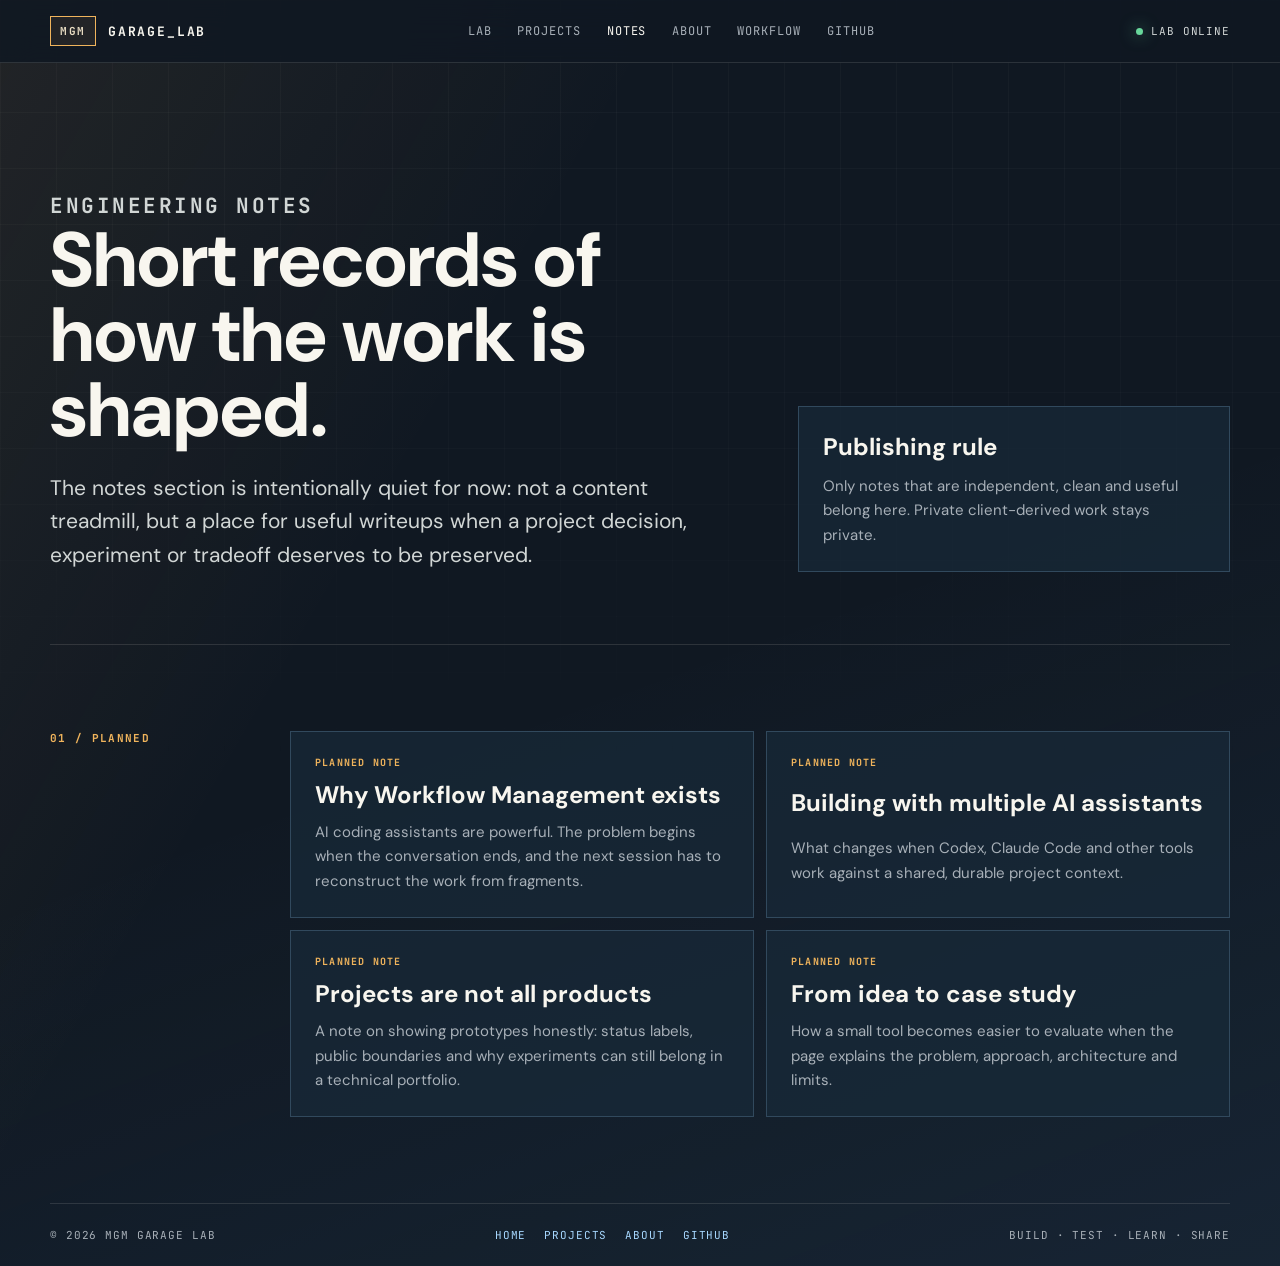
<file: notes/index.html>
<!doctype html>
<html lang="en">
  <head>
    <meta charset="utf-8">
    <meta name="viewport" content="width=device-width, initial-scale=1">
    <meta name="description" content="Engineering notes from MGM Garage Lab about AI-assisted development, durable context and software experiments.">
    <meta name="theme-color" content="#101822">
    <title>Notes — MGM Garage Lab</title>
    <link rel="canonical" href="https://mgmgaragelab.com/notes/">
    <link rel="icon" href="../favicon.svg" type="image/svg+xml">
    <link rel="preconnect" href="https://fonts.googleapis.com">
    <link rel="preconnect" href="https://fonts.gstatic.com" crossorigin>
    <link href="https://fonts.googleapis.com/css2?family=DM+Sans:wght@400;500;700&family=JetBrains+Mono:wght@400;500;700&display=swap" rel="stylesheet">
    <link rel="stylesheet" href="../styles.css">
  </head>
  <body>
    <header class="site-header">
      <a class="brand" href="../" aria-label="MGM Garage Lab home">
        <span class="brand-mark">MGM</span>
        <span class="brand-name">GARAGE_LAB</span>
      </a>
      <nav class="site-nav" aria-label="Primary navigation">
        <a href="../">Lab</a>
        <a href="../projects/">Projects</a>
        <a class="active" href="./">Notes</a>
        <a href="../about/">About</a>
        <a href="../workflow-management/">Workflow</a>
        <a href="https://github.com/mmorgano">GitHub</a>
      </nav>
      <p class="lab-status"><span></span>Lab online</p>
    </header>

    <main>
      <section class="page-hero">
        <div>
          <p class="eyebrow">Engineering notes</p>
          <h1>Short records of how the work is shaped.</h1>
          <p>The notes section is intentionally quiet for now: not a content treadmill, but a place for useful writeups when a project decision, experiment or tradeoff deserves to be preserved.</p>
        </div>
        <aside class="page-card">
          <h2>Publishing rule</h2>
          <p>Only notes that are independent, clean and useful belong here. Private client-derived work stays private.</p>
        </aside>
      </section>

      <section class="section-band">
        <div class="section-label">
          <p>01 / Planned</p>
        </div>
        <div class="section-content content-stack">
          <div class="two-column">
            <article class="note-card">
              <span>Planned note</span>
              <h2>Why Workflow Management exists</h2>
              <p>AI coding assistants are powerful. The problem begins when the conversation ends, and the next session has to reconstruct the work from fragments.</p>
            </article>
            <article class="note-card">
              <span>Planned note</span>
              <h2>Building with multiple AI assistants</h2>
              <p>What changes when Codex, Claude Code and other tools work against a shared, durable project context.</p>
            </article>
            <article class="note-card">
              <span>Planned note</span>
              <h2>Projects are not all products</h2>
              <p>A note on showing prototypes honestly: status labels, public boundaries and why experiments can still belong in a technical portfolio.</p>
            </article>
            <article class="note-card">
              <span>Planned note</span>
              <h2>From idea to case study</h2>
              <p>How a small tool becomes easier to evaluate when the page explains the problem, approach, architecture and limits.</p>
            </article>
          </div>
        </div>
      </section>
    </main>

    <footer class="site-footer">
      <span>© 2026 MGM GARAGE LAB</span>
      <div>
        <a href="../">Home</a>
        <a href="../projects/">Projects</a>
        <a href="../about/">About</a>
        <a href="https://github.com/mmorgano">GitHub</a>
      </div>
      <span>Build · Test · Learn · Share</span>
    </footer>
  </body>
</html>
</file>
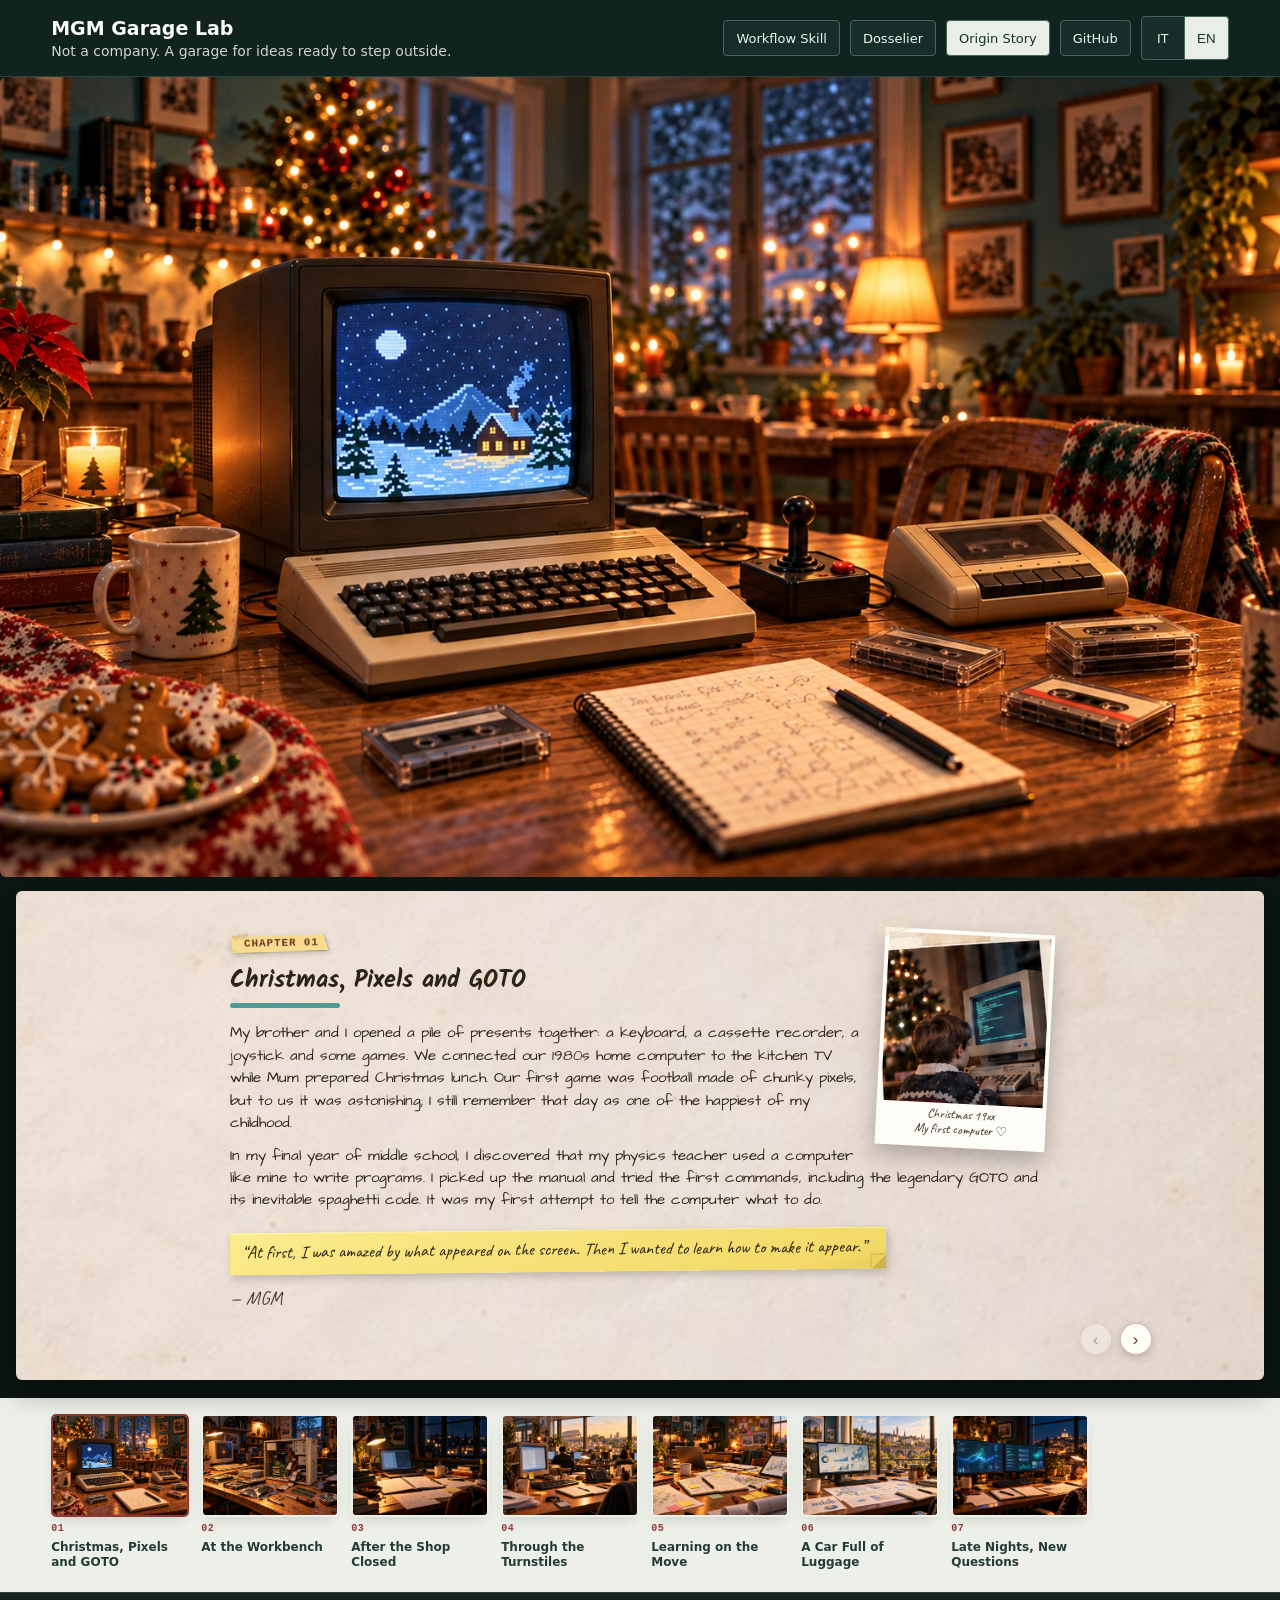
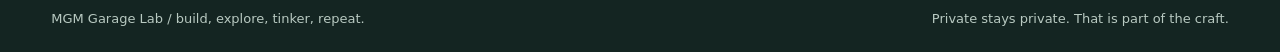
<file: origin-story/index.html>
<!doctype html>
<html lang="it">
<head>
<meta charset="utf-8">
<meta name="viewport" content="width=device-width, initial-scale=1">
<meta name="description" content="Origin Story: dai primi computer anni 80 al negozio, dalla laurea a Roma e al Lussemburgo, fino alle notti di sperimentazione con l'AI.">
<meta name="theme-color" content="#10231f">
<title>Origin Story - MGM Garage Lab</title>
<link rel="canonical" href="https://mgmgaragelab.com/origin-story/">
<link rel="icon" href="../favicon.svg" type="image/svg+xml">
<link rel="preconnect" href="https://fonts.googleapis.com">
<link rel="preconnect" href="https://fonts.gstatic.com" crossorigin>
<link href="https://fonts.googleapis.com/css2?family=Architects+Daughter&family=Caveat:wght@600;700&family=Kalam:wght@400;700&display=swap" rel="stylesheet">
<link rel="stylesheet" href="../assets/nav.css">
<style>
  * { box-sizing: border-box; }
  :root { color-scheme: dark; font-family: system-ui, sans-serif; }
  body { margin: 0; background: #142522; color: #fafaf7; }
  .intro .brand h1 a { color: inherit; text-decoration: none; }

  .story-wrap { max-width: var(--page-max-width); margin-inline: auto; }

  /* --- Stage: scene (crossfades per chapter) + card docked to the right edge --- */
  .story-stage { position: relative; width: 100%; aspect-ratio: 1672 / 941; border-radius: 6px; overflow: hidden; box-shadow: 0 30px 80px #0008; background: #0c1615; }
  .chapter-scene { position: absolute; inset: 0; width: 100%; height: 100%; object-fit: cover; opacity: 0; transition: opacity .4s ease; }
  .chapter-scene[data-active="true"] { opacity: 1; }

  .card-slot { position: absolute; right: 0; top: 0; width: 38%; height: 100%; min-width: 300px; }
  .paper-bg { position: absolute; inset: 0; width: 100%; height: 100%; object-fit: cover; pointer-events: none; filter: drop-shadow(-10px 4px 18px #00000090); }

  .card { position: absolute; inset: 0; overflow: auto; color: #2c2417; padding: 15% 9% 8%; opacity: 0; transform: translateY(10px) scale(.99); pointer-events: none; transition: opacity .32s ease, transform .32s ease; }
  .card[data-active="true"] { opacity: 1; transform: translateY(0) scale(1); pointer-events: auto; }

  .card-text { max-width: 100%; }
  .card .eyebrow { display: inline-block; padding: 7px 14px 7px 20px; margin: -4px 0 10px -6px; border: 0; background: url('assets/chapter-tag.png') no-repeat center / 100% 100%; color: #6b3a22; font-family: ui-monospace, monospace; font-size: clamp(9px, 1vw, 11px); font-weight: 800; letter-spacing: .08em; transform: rotate(-1.2deg); filter: drop-shadow(0 2px 3px #0003); }
  .card h2 { margin: 0 0 8px; font-family: 'Kalam', 'Architects Daughter', system-ui, sans-serif; font-weight: 700; font-size: clamp(18px, 1.9vw, 25px); line-height: 1.2; }
  .card .underline { display: block; width: clamp(60px, 9vw, 110px); height: 5px; margin-bottom: 14px; border-radius: 3px; background: #4f9c96; }
  .card p { margin: 0 0 10px; font-family: 'Architects Daughter', system-ui, sans-serif; font-size: clamp(12px, 1.15vw, 14.5px); line-height: 1.55; }
  .card .highlight { position: relative; display: inline-block; margin: 8px 0 4px; padding: 8px 20px 12px 12px; background: linear-gradient(165deg, #fbec8e, #f3d968 88%, #e9cc57); box-shadow: 2px 4px 8px #00000030, 0 1px 0 #ffffff60 inset; transform: rotate(-.6deg); font-family: 'Caveat', cursive; font-size: clamp(14px, 1.4vw, 18px); line-height: 1.25; }
  .card .highlight::after { content: ''; position: absolute; right: 0; bottom: 0; width: 14px; height: 14px; background: linear-gradient(135deg, transparent 50%, #cbb44a 50%, #cbb44a 58%, #00000022 60%); box-shadow: -1px -1px 2px #00000020; }
  .card .signoff { margin-top: 8px; font-family: 'Caveat', cursive; font-size: clamp(15px, 1.6vw, 19px); color: #4a4030; }

  /* --- Inset photo (real, non-baked) --- */
  .polaroid { position: relative; float: right; width: clamp(96px, 22%, 150px); margin: 0 0 10px 14px; padding: 4px 4px 10px; background: #fdfcf6; box-shadow: 0 10px 22px #00000040; transform: rotate(3deg); }
  .polaroid .tape { position: absolute; left: -10px; top: -8px; width: 34px; height: 14px; background: #eee0c26b; border: 1px solid #d8c99966; transform: rotate(-18deg); }
  .polaroid img { display: block; width: 100%; height: auto; filter: sepia(.16) saturate(.92) contrast(1.03) brightness(.97); }
  .polaroid img.aged { filter: sepia(.45) saturate(.72) contrast(1.06) brightness(.93); }
  .polaroid figcaption { margin-top: 4px; font-family: 'Caveat', cursive; font-size: clamp(10px, 1.1vw, 13px); line-height: 1.15; color: #3a3324; text-align: center; }
  .polaroid--second { clear: right; transform: rotate(-4deg); margin-top: -4px; }

  /* --- Chapter prev/next arrows: fixed at the bottom-right of the paper, same spot for every chapter --- */
  .card-nav { position: absolute; right: 9%; bottom: 5%; z-index: 5; display: flex; gap: 8px; }
  .card-nav-btn { width: 32px; height: 32px; border-radius: 50%; border: 1px solid #8f393655; background: #fdfcf6; color: #6b3a22; font-size: 17px; line-height: 1; display: flex; align-items: center; justify-content: center; cursor: pointer; box-shadow: 0 3px 8px #00000030; padding: 0; }
  .card-nav-btn:hover { background: #f3ead8; }
  .card-nav-btn:focus-visible { outline: 2px solid #8f3936; outline-offset: 2px; }
  .card-nav-btn:disabled { opacity: .35; cursor: default; }

  /* --- Filmstrip: full-width band attached under the hero stage, reusing the site's "desk-index" beige band look --- */
  .filmstrip-band { background: #edf0e9; color: #243a36; }
  .filmstrip { display: flex; gap: 12px; padding-block: 16px 22px; overflow-x: auto; scrollbar-width: thin; }
  .film-tab { display: flex; flex-direction: column; gap: 6px; flex: none; width: clamp(88px, 11vw, 138px); border: 0; padding: 0; background: transparent; cursor: pointer; text-align: left; }
  .film-thumb { display: block; width: 100%; aspect-ratio: 4 / 3; object-fit: cover; border-radius: 5px; border: 2px solid transparent; box-shadow: 0 6px 14px -6px #00000030; }
  .film-tab[aria-current="true"] .film-thumb { border-color: #8f3936; }
  .film-tab:focus-visible .film-thumb { outline: 3px solid #8f3936; outline-offset: 2px; }
  .film-num { display: block; font-family: ui-monospace, monospace; font-size: 10px; font-weight: 800; letter-spacing: .06em; color: #8f3936; }
  .film-title { display: block; font-family: system-ui, sans-serif; font-size: 12px; font-weight: 700; line-height: 1.25; color: #243a36; }

  @media (prefers-reduced-motion: reduce) { .card, .chapter-scene { transition: none; } }

  /* --- Narrow screens: scene on top, card full width with a flat paper texture --- */
  @media (max-width: 1280px) {
    .story-stage { aspect-ratio: auto; box-shadow: none; border-radius: 0; display: flex; flex-direction: column; overflow: visible; }
    .chapter-scene { position: static; display: none; aspect-ratio: 16 / 10; border-radius: 6px; opacity: 1; }
    .chapter-scene[data-active="true"] { display: block; }
    .card-slot { position: relative; width: auto; min-width: 0; margin: 14px 16px 18px; border-radius: 6px; overflow: hidden; box-shadow: 0 10px 30px #0006; background: url('assets/paper-texture.jpg') center / cover no-repeat, #ede4d0; }
    .paper-bg { display: none; }
    .card-slot .card { position: static; inset: auto; padding: 40px 28px 56px; display: none; }
    .card-slot .card[data-active="true"] { display: block; }
    .card-slot .card-text { max-width: 820px; margin-inline: auto; }
    .polaroid { width: clamp(120px, 38vw, 170px); }
  }
</style>
</head>
<body>
  <header class="intro">
    <div class="brand">
      <h1><a href="../index.html">MGM Garage Lab</a></h1>
      <p>Non una company. Un garage per idee che possono uscire allo scoperto.</p>
    </div>
    <nav aria-label="Navigazione principale">
      <a href="../workflow-management-skill/index.html">Workflow Skill</a>
      <a href="../dosselier/index.html">Dosselier</a>
      <a href="./index.html" aria-current="page">Origin Story</a>
      <a href="https://github.com/mmorgano">GitHub</a>
      <div class="language-switch" role="group" aria-label="Lingua">
        <button type="button" data-language="it" lang="it" aria-label="Italiano" aria-pressed="true">IT</button>
        <button type="button" data-language="en" lang="en" aria-label="English" aria-pressed="false">EN</button>
      </div>
    </nav>
  </header>

  <main class="story-wrap">
    <div class="story-stage">
      <img class="chapter-scene" data-chapter="1" data-active="true" src="assets/scene-1.jpg" alt="">
      <img class="chapter-scene" data-chapter="2" src="assets/scene-2.jpg" alt="" loading="lazy">
      <img class="chapter-scene" data-chapter="3" src="assets/scene-3.jpg" alt="" loading="lazy">
      <img class="chapter-scene" data-chapter="4" src="assets/scene-4.jpg" alt="" loading="lazy">
      <img class="chapter-scene" data-chapter="5" src="assets/scene-5.jpg" alt="" loading="lazy">
      <img class="chapter-scene" data-chapter="6" src="assets/scene-6.jpg" alt="" loading="lazy">
      <img class="chapter-scene" data-chapter="7" src="assets/scene-7.jpg" alt="" loading="lazy">

      <div class="card-slot">
        <img class="paper-bg" src="assets/paper-sheet.png" alt="" aria-hidden="true">

        <article class="card" data-chapter="1" data-active="true">
          <div class="card-text">
            <figure class="polaroid">
              <div class="tape"></div>
              <img src="assets/photo-ch1-christmas.png" alt="Foto di un bambino davanti a un home computer anni 80, con l'albero di Natale sullo sfondo.">
              <figcaption>Natale 19xx<br>Il mio primo computer ♡</figcaption>
            </figure>
            <span class="eyebrow">CAPITOLO 01</span>
            <h2>Il Natale dei primi comandi</h2>
            <span class="underline"></span>
            <p>Io e mio fratello aprimmo insieme una pila di pacchetti: tastiera, registratore, joystick e giochi. Collegammo il nostro home computer anni 80 alla TV della cucina, mentre mamma preparava il pranzo di Natale. Il primo gioco era un calcio fatto di pochi pixel, ma per noi era una meraviglia: ricordo quel giorno come uno dei più belli della mia infanzia.</p>
            <p>In terza media scoprii che il professore di fisica usava un computer come il mio per programmare. Presi il manuale e cominciai dai primi comandi, compreso il mitico GOTO e il suo inevitabile spaghetti code. Fu la prima volta che provai a dire al computer cosa fare.</p>
            <p class="highlight">«Prima mi stupiva quello che appariva sullo schermo. Poi ho voluto capire come farlo apparire.»</p>
            <p class="signoff">— MGM</p>
          </div>
        </article>

        <article class="card" data-chapter="2">
          <div class="card-text">
            <span class="eyebrow">CAPITOLO 02</span>
            <h2>Il banco delle prime prove</h2>
            <span class="underline"></span>
            <p>Dopo le superiori avevo bisogno di lavorare. Mio fratello era entrato nel mondo della telefonia e insieme aprimmo un negozio ad Acitrezza; più tardi ne arrivò un altro a Catania. I PC, però, mi erano già familiari: passavo i pomeriggi nello studio di mio padre, circondato da macchine che cambiavano generazione a una velocità sorprendente.</p>
            <p>Con l'aiuto di un amico più esperto iniziai ad assemblare computer da vendere. Accendere una macchina costruita pezzo per pezzo, aggiornare il BIOS e installare il sistema operativo dava una soddisfazione enorme, anche quando un componente allentato o un driver ostinato ci costringeva a ricominciare. In negozio imparai anche ad ascoltare le persone: dal telefono passammo ai sistemi satellitari e alle prime piccole reti domestiche.</p>
            <p class="highlight">«Un computer funzionava davvero quando funzionava anche per la persona che lo aveva comprato.»</p>
            <p class="signoff">— MGM</p>
          </div>
        </article>

        <article class="card" data-chapter="3">
          <div class="card-text">
            <span class="eyebrow">CAPITOLO 03</span>
            <h2>Le ore dopo il negozio</h2>
            <span class="underline"></span>
            <p>Nel 2001 il negozio rendeva poco e non riuscivo più a immaginare lì il mio futuro. Un amico mi parlò del nuovo corso di Informatica; scoprii che potevo recuperare alcuni esami già sostenuti a Ingegneria e mi iscrissi. Lavoravo di giorno, quindi ai libri restavano le notti e i fine settimana.</p>
            <p>Mi appassionavano soprattutto gli algoritmi. A una prova in aula risolsi con poche righe ricorsive un problema per cui erano previste tre ore: quando mi alzai dopo una ventina di minuti, il professore pensò che stessi rinunciando, poi lesse la soluzione e mi fece i complimenti. Nel novembre 2006 arrivò la laurea in Informatica, dopo cinque anni in cui avevo tenuto insieme lavoro e studio.</p>
            <p class="highlight">«La notte era il tempo che avevo. Ho imparato a farlo contare.»</p>
            <p class="signoff">— MGM</p>
          </div>
        </article>

        <article class="card" data-chapter="4">
          <div class="card-text">
            <span class="eyebrow">CAPITOLO 04</span>
            <h2>Dietro i tornelli</h2>
            <span class="underline"></span>
            <p>La settimana della laurea ricevetti una chiamata per un colloquio a Roma. Sul negozio avevo appena lasciato un cartello: «Chiuso per laurea… la mia»; al ritorno lo trovai pieno di auguri. Pochi giorni dopo arrivò un'offerta per un anno di lavoro e presi una decisione difficile: annunciai la chiusura del negozio.</p>
            <p>A Roma entrai in un palazzo di vetro, passai i tornelli con il badge e vidi un'azienda di centinaia di persone. Era molto più grande di quanto avessi immaginato, eppure l'ambiente mi sembrò familiare. Dopo anni in cui avevo costruito il mio lavoro quasi da solo, cominciavo a capire cosa significasse far parte di un gruppo.</p>
            <p class="highlight">«Quel badge apriva una porta molto più grande dell'ufficio.»</p>
            <p class="signoff">— MGM</p>
          </div>
        </article>

        <article class="card" data-chapter="5">
          <div class="card-text">
            <span class="eyebrow">CAPITOLO 05</span>
            <h2>Imparare mentre si corre</h2>
            <span class="underline"></span>
            <p>Per qualche mese lavorai in Sardegna e, nei fine settimana, esploravo la costa. Ricordo anche una partita della Roma vista con i colleghi in un ristorante normalmente tranquillo: tifavano con tanto entusiasmo che rischiammo quasi di essere mandati via. In quegli anni il lavoro cambiava spesso, ma erano anche le persone a rendere vivi i posti in cui arrivavo.</p>
            <p>Nella consulenza imparai a entrare in contesti nuovi e a cercare risposte in poco tempo: studiare, cercare, provare, sbagliare e ripartire. A volte bisognava fare i conti con aspettative difficili da mantenere. Mi è rimasta l'abitudine di affrontare un problema senza aspettare di sapere già tutto, cercando una strada anche quando la prima non funziona.</p>
            <p class="highlight">«Non sempre conoscevo la risposta. Sapevo da dove cominciare a cercarla.»</p>
            <p class="signoff">— MGM</p>
          </div>
        </article>

        <article class="card" data-chapter="6">
          <div class="card-text">
            <figure class="polaroid">
              <div class="tape"></div>
              <img src="assets/photo-ch6-map.png" alt="">
              <figcaption>Lussemburgo</figcaption>
            </figure>
            <figure class="polaroid polaroid--second">
              <div class="tape"></div>
              <img class="aged" src="assets/photo-ch6-clio.png" alt="">
              <figcaption>30 giugno 2017<br>La Clio piena</figcaption>
            </figure>
            <span class="eyebrow">CAPITOLO 06</span>
            <h2>La Clio piena</h2>
            <span class="underline"></span>
            <p>Pochi giorni dopo il nostro matrimonio arrivò un'offerta di lavoro in Lussemburgo. Alina disse subito sì e cominciammo a preparare le valigie; il 30 giugno 2017 arrivammo con la Clio carica all'inverosimile. Ricordo ancora lo stupore alla prima sosta per fare benzina: il prezzo era così basso che pensai a un errore.</p>
            <p>Entrai in una grande realtà europea occupandomi di dati statistici, in un contesto diverso da quelli che avevo conosciuto fino ad allora. Imparai a comprenderne gli strumenti, i processi e le esigenze, ampliando il mio modo di lavorare. Quando arrivò l'occasione di contribuire all'evoluzione dei sistemi, portai con me la curiosità e l'inventiva coltivate negli anni.</p>
            <p class="highlight">«Partire è stato un salto. Restare curioso mi ha aiutato ad atterrare.»</p>
            <p class="signoff">— MGM</p>
          </div>
        </article>

        <article class="card" data-chapter="7">
          <div class="card-text">
            <span class="eyebrow">CAPITOLO 07</span>
            <h2>Notti, tentativi, nuove domande</h2>
            <span class="underline"></span>
            <p>Quando provai per la prima volta a farmi aiutare dall'AI a scrivere una funzione, capii che il mio lavoro stava per cambiare. Non immaginavo quanto in fretta: arrivarono strumenti capaci di seguire interi progetti, insieme a notti insonni in cui mi chiedevo se un giorno ci sarebbe stato ancora bisogno di me. Alina mi lasciò lo spazio per studiare e sperimentare, come aveva fatto nelle altre svolte della nostra vita.</p>
            <p>I progetti personali diventarono il mio laboratorio: alcune prove funzionavano, altre lasciavano funzioni cancellate e decisioni impossibili da ricostruire. Così iniziai a definire meglio le idee, organizzare attività e roadmap e registrare le scelte; da quel bisogno nacque il mio primo strumento per seguire progetti lunghi con l'AI. Oggi scrivo meno codice direttamente, ma dedico più attenzione a ciò che va costruito, a come guidare il lavoro e a verificare il risultato.</p>
            <p class="highlight">«L'AI mi ha dato più possibilità. Ho dovuto imparare a dare loro una direzione.»</p>
            <p class="signoff">— MGM</p>
          </div>
        </article>

        <div class="card-nav">
          <button class="card-nav-btn card-nav-prev" type="button" aria-label="Capitolo precedente">‹</button>
          <button class="card-nav-btn card-nav-next" type="button" aria-label="Capitolo successivo">›</button>
        </div>
      </div>
    </div>
  </main>

  <div class="filmstrip-band">
    <nav class="filmstrip" aria-label="Capitoli">
      <button class="film-tab" data-chapter="1" aria-current="true">
        <img class="film-thumb" src="assets/scene-1.jpg" alt="">
        <span class="film-num">01</span><span class="film-title">Il Natale dei primi comandi</span>
      </button>
      <button class="film-tab" data-chapter="2">
        <img class="film-thumb" src="assets/scene-2.jpg" alt="" loading="lazy">
        <span class="film-num">02</span><span class="film-title">Il banco delle prime prove</span>
      </button>
      <button class="film-tab" data-chapter="3">
        <img class="film-thumb" src="assets/scene-3.jpg" alt="" loading="lazy">
        <span class="film-num">03</span><span class="film-title">Le ore dopo il negozio</span>
      </button>
      <button class="film-tab" data-chapter="4">
        <img class="film-thumb" src="assets/scene-4.jpg" alt="" loading="lazy">
        <span class="film-num">04</span><span class="film-title">Dietro i tornelli</span>
      </button>
      <button class="film-tab" data-chapter="5">
        <img class="film-thumb" src="assets/scene-5.jpg" alt="" loading="lazy">
        <span class="film-num">05</span><span class="film-title">Imparare mentre si corre</span>
      </button>
      <button class="film-tab" data-chapter="6">
        <img class="film-thumb" src="assets/scene-6.jpg" alt="" loading="lazy">
        <span class="film-num">06</span><span class="film-title">La Clio piena</span>
      </button>
      <button class="film-tab" data-chapter="7">
        <img class="film-thumb" src="assets/scene-7.jpg" alt="" loading="lazy">
        <span class="film-num">07</span><span class="film-title">Notti, tentativi, nuove domande</span>
      </button>
    </nav>
  </div>

  <footer class="footer-note">
    <span>MGM Garage Lab / costruisci, esplora, sperimenta, ripeti.</span>
    <span>Ci&ograve; che &egrave; privato resta privato. Fa parte del mestiere.</span>
  </footer>

  <script>
    const tabs = [...document.querySelectorAll('.film-tab')];
    const scenes = document.querySelectorAll('.chapter-scene');
    const cards = document.querySelectorAll('.card');
    const chapterOrder = tabs.map(t => t.dataset.chapter);
    const prevBtn = document.querySelector('.card-nav-prev');
    const nextBtn = document.querySelector('.card-nav-next');

    function goToChapter(chapter) {
      tabs.forEach(t => t.setAttribute('aria-current', String(t.dataset.chapter === chapter)));
      scenes.forEach(s => s.setAttribute('data-active', String(s.dataset.chapter === chapter)));
      cards.forEach(c => c.setAttribute('data-active', String(c.dataset.chapter === chapter)));
      document.querySelector('.card-slot').scrollTop = 0;
      const index = chapterOrder.indexOf(chapter);
      prevBtn.disabled = index <= 0;
      nextBtn.disabled = index >= chapterOrder.length - 1;
    }

    tabs.forEach(tab => tab.addEventListener('click', () => goToChapter(tab.dataset.chapter)));

    prevBtn.addEventListener('click', () => {
      const current = tabs.find(t => t.getAttribute('aria-current') === 'true');
      const index = chapterOrder.indexOf(current.dataset.chapter);
      if (index > 0) goToChapter(chapterOrder[index - 1]);
    });
    nextBtn.addEventListener('click', () => {
      const current = tabs.find(t => t.getAttribute('aria-current') === 'true');
      const index = chapterOrder.indexOf(current.dataset.chapter);
      if (index < chapterOrder.length - 1) goToChapter(chapterOrder[index + 1]);
    });

    /* --- IT / EN --- Italian stays in the HTML as the fallback; English lives here. Same storage key as the home page. */
    const englishChapters = {
      1: { title: 'Christmas, Pixels and GOTO',
        paragraphs: ['My brother and I opened a pile of presents together: a keyboard, a cassette recorder, a joystick and some games. We connected our 1980s home computer to the kitchen TV while Mum prepared Christmas lunch. Our first game was football made of chunky pixels, but to us it was astonishing; I still remember that day as one of the happiest of my childhood.',
          'In my final year of middle school, I discovered that my physics teacher used a computer like mine to write programs. I picked up the manual and tried the first commands, including the legendary GOTO and its inevitable spaghetti code. It was my first attempt to tell the computer what to do.'],
        quote: '“At first, I was amazed by what appeared on the screen. Then I wanted to learn how to make it appear.”',
        captions: ['Christmas 19xx<br>My first computer ♡'],
        alts: ['Photo of a child in front of an 1980s home computer, with a Christmas tree in the background.'] },
      2: { title: 'At the Workbench',
        paragraphs: ['After high school, I needed to earn a living. My brother had started working in mobile phones, and together we opened a shop in Acitrezza; another followed in Catania. Computers were already familiar to me: I spent afternoons in my father’s office, surrounded by machines that seemed to become outdated almost as soon as they arrived.',
          'With help from a friend who knew the work, I began assembling PCs for customers. Powering up a machine built piece by piece, updating the BIOS and installing the operating system was deeply satisfying, even when a loose component or a stubborn driver sent us back to the workbench. The shop also taught me to listen: over time, our work expanded from phones to satellite systems and small home networks.'],
        quote: '“A computer truly worked when it worked for the person who bought it.”' },
      3: { title: 'After the Shop Closed',
        paragraphs: ['By 2001, the shop earned little and I could no longer picture my future there. A friend told me about a new Computer Science degree; I found out that some of my earlier engineering exams would count towards it, and I enrolled. I worked during the day, leaving nights and weekends for my books.',
          'Algorithms were the subjects I loved most. In one classroom test, I solved a three-hour problem with a short recursive answer: when I stood up after about twenty minutes, the professor thought I was giving up, then read my work and congratulated me. I graduated in Computer Science in November 2006, after five years of fitting study around work.'],
        quote: '“The nights were the time I had. I learned to make them count.”' },
      4: { title: 'Through the Turnstiles',
        paragraphs: ['During the week of my graduation, I got a call inviting me to an interview in Rome. I had just put a sign on the shop door saying, “Closed for graduation… mine”; when I returned, it was covered in good wishes. A few days later, I was offered a one-year contract and made a difficult decision: I announced that the shop would close.',
          'In Rome, I walked into a glass building, passed through badge-operated turnstiles and saw a company with hundreds of people. It was far bigger than I had imagined, yet the atmosphere felt familiar. After years of largely building my own work, I was beginning to learn what it meant to be part of a team.'],
        quote: '“That badge opened a door much bigger than the office.”' },
      5: { title: 'Learning on the Move',
        paragraphs: ['I spent a few months working in Sardinia and explored the coast on weekends. I also remember watching a Roma match with colleagues in a usually quiet restaurant: they cheered so loudly that we nearly got thrown out. Work changed often in those years, but the people made each new place memorable.',
          'Consulting taught me to step into unfamiliar situations and look for answers quickly: study, search, try, get it wrong and start again. Sometimes we also had to deal with expectations that were hard to meet. I kept the habit of tackling a problem before I knew everything about it, looking for another way when the first one failed.'],
        quote: '“I didn’t always know the answer. I knew where to start looking.”' },
      6: { title: 'A Car Full of Luggage',
        paragraphs: ['A few days after our wedding, I received a job offer in Luxembourg. Alina said yes straight away and we started packing; on 30 June 2017, we arrived with our Clio filled to the brim. I still remember stopping for fuel and thinking the price on the pump must be a mistake.',
          'I joined a large European organisation working with statistical data, in a setting unlike those I had known before. I learned to understand its tools, processes and needs, broadening the way I worked. When the opportunity came to contribute to the evolution of its systems, I brought the curiosity and resourcefulness I had developed over the years.'],
        quote: '“Moving was a leap. Staying curious helped me land.”',
        captions: ['Luxembourg', '30 June 2017<br>The packed Clio'] },
      7: { title: 'Late Nights, New Questions',
        paragraphs: ['The first time I asked AI to help me write a function, I sensed that my work was about to change. I did not expect it to happen so quickly: tools that could follow entire projects arrived, along with sleepless nights wondering whether there would still be a place for me. Alina gave me room to study and experiment, as she had through the other turning points in our lives.',
          'Personal projects became my workshop: some experiments worked, while others left me with deleted functions and decisions I could no longer trace. I began defining ideas more clearly, organising tasks and roadmaps, and recording decisions; that need led me to build my first tool for managing long projects with AI. I now write less code directly, but spend more time deciding what to build, guiding the work and checking the result.'],
        quote: '“AI gave me more possibilities. I had to learn how to give them direction.”' }
    };
    const englishPage = {
      description: 'Origin Story: from my first 1980s computers to the shop, a degree, Rome and Luxembourg, and the nights spent experimenting with AI.',
      tagline: 'Not a company. A garage for ideas ready to step outside.',
      chapter: 'CHAPTER', prev: 'Previous chapter', next: 'Next chapter', chapters: 'Chapters', nav: 'Main navigation', lang: 'Language',
      footer: ['MGM Garage Lab / build, explore, tinker, repeat.', 'Private stays private. That is part of the craft.']
    };

    const q = (root, sel) => [...root.querySelectorAll(sel)];
    const italian = {};
    cards.forEach(card => {
      italian[card.dataset.chapter] = {
        eyebrow: card.querySelector('.eyebrow').textContent,
        title: card.querySelector('h2').textContent,
        paragraphs: q(card, '.card-text > p:not(.highlight):not(.signoff)').map(p => p.textContent),
        quote: card.querySelector('.highlight').textContent,
        captions: q(card, 'figcaption').map(c => c.innerHTML),
        alts: q(card, '.polaroid img').map(i => i.getAttribute('alt'))
      };
    });
    const italianPage = {
      description: document.querySelector('meta[name="description"]').content,
      tagline: document.querySelector('.intro p').textContent,
      prev: prevBtn.getAttribute('aria-label'), next: nextBtn.getAttribute('aria-label'),
      chapters: document.querySelector('.filmstrip').getAttribute('aria-label'),
      nav: document.querySelector('.intro nav').getAttribute('aria-label'),
      lang: document.querySelector('.language-switch').getAttribute('aria-label'),
      footer: q(document, '.footer-note span').map(s => s.textContent),
      films: tabs.map(t => t.querySelector('.film-title').textContent)
    };

    const languageKey = 'mgm-garage-language';
    let language = navigator.language.toLowerCase().startsWith('it') ? 'it' : 'en';
    try {
      const saved = localStorage.getItem(languageKey);
      if (saved === 'it' || saved === 'en') language = saved;
    } catch { /* The page works without browser storage. */ }

    function setLanguage(next) {
      if (next !== 'it' && next !== 'en') return;
      language = next;
      const en = next === 'en';
      document.documentElement.lang = next;
      document.querySelector('meta[name="description"]').content = en ? englishPage.description : italianPage.description;
      document.querySelector('.intro p').textContent = en ? englishPage.tagline : italianPage.tagline;
      document.querySelector('.intro nav').setAttribute('aria-label', en ? englishPage.nav : italianPage.nav);
      document.querySelector('.language-switch').setAttribute('aria-label', en ? englishPage.lang : italianPage.lang);
      prevBtn.setAttribute('aria-label', en ? englishPage.prev : italianPage.prev);
      nextBtn.setAttribute('aria-label', en ? englishPage.next : italianPage.next);
      document.querySelector('.filmstrip').setAttribute('aria-label', en ? englishPage.chapters : italianPage.chapters);
      q(document, '.footer-note span').forEach((s, i) => { s.textContent = (en ? englishPage : italianPage).footer[i]; });
      cards.forEach(card => {
        const n = card.dataset.chapter, it = italian[n], e = englishChapters[n];
        card.querySelector('.eyebrow').textContent = en ? it.eyebrow.replace('CAPITOLO', englishPage.chapter) : it.eyebrow;
        card.querySelector('h2').textContent = en ? e.title : it.title;
        q(card, '.card-text > p:not(.highlight):not(.signoff)').forEach((p, i) => { p.textContent = en ? e.paragraphs[i] : it.paragraphs[i]; });
        card.querySelector('.highlight').textContent = en ? e.quote : it.quote;
        q(card, 'figcaption').forEach((c, i) => { c.innerHTML = en && e.captions ? e.captions[i] : it.captions[i]; });
        q(card, '.polaroid img').forEach((img, i) => { const alt = en && e.alts ? e.alts[i] : it.alts[i]; if (alt !== undefined) img.setAttribute('alt', alt); });
      });
      tabs.forEach((t, i) => { t.querySelector('.film-title').textContent = en ? englishChapters[t.dataset.chapter].title : italianPage.films[i]; });
      q(document, '[data-language]').forEach(b => b.setAttribute('aria-pressed', String(b.dataset.language === next)));
      try { localStorage.setItem(languageKey, next); } catch { /* Language switching does not depend on storage. */ }
    }
    q(document, '[data-language]').forEach(b => b.addEventListener('click', () => setLanguage(b.dataset.language)));

    const preselect = new URLSearchParams(location.search).get('chapter');
    goToChapter(preselect && chapterOrder.includes(preselect) ? preselect : chapterOrder[0]);
    setLanguage(language);
  </script>
</body>
</html>
</file>
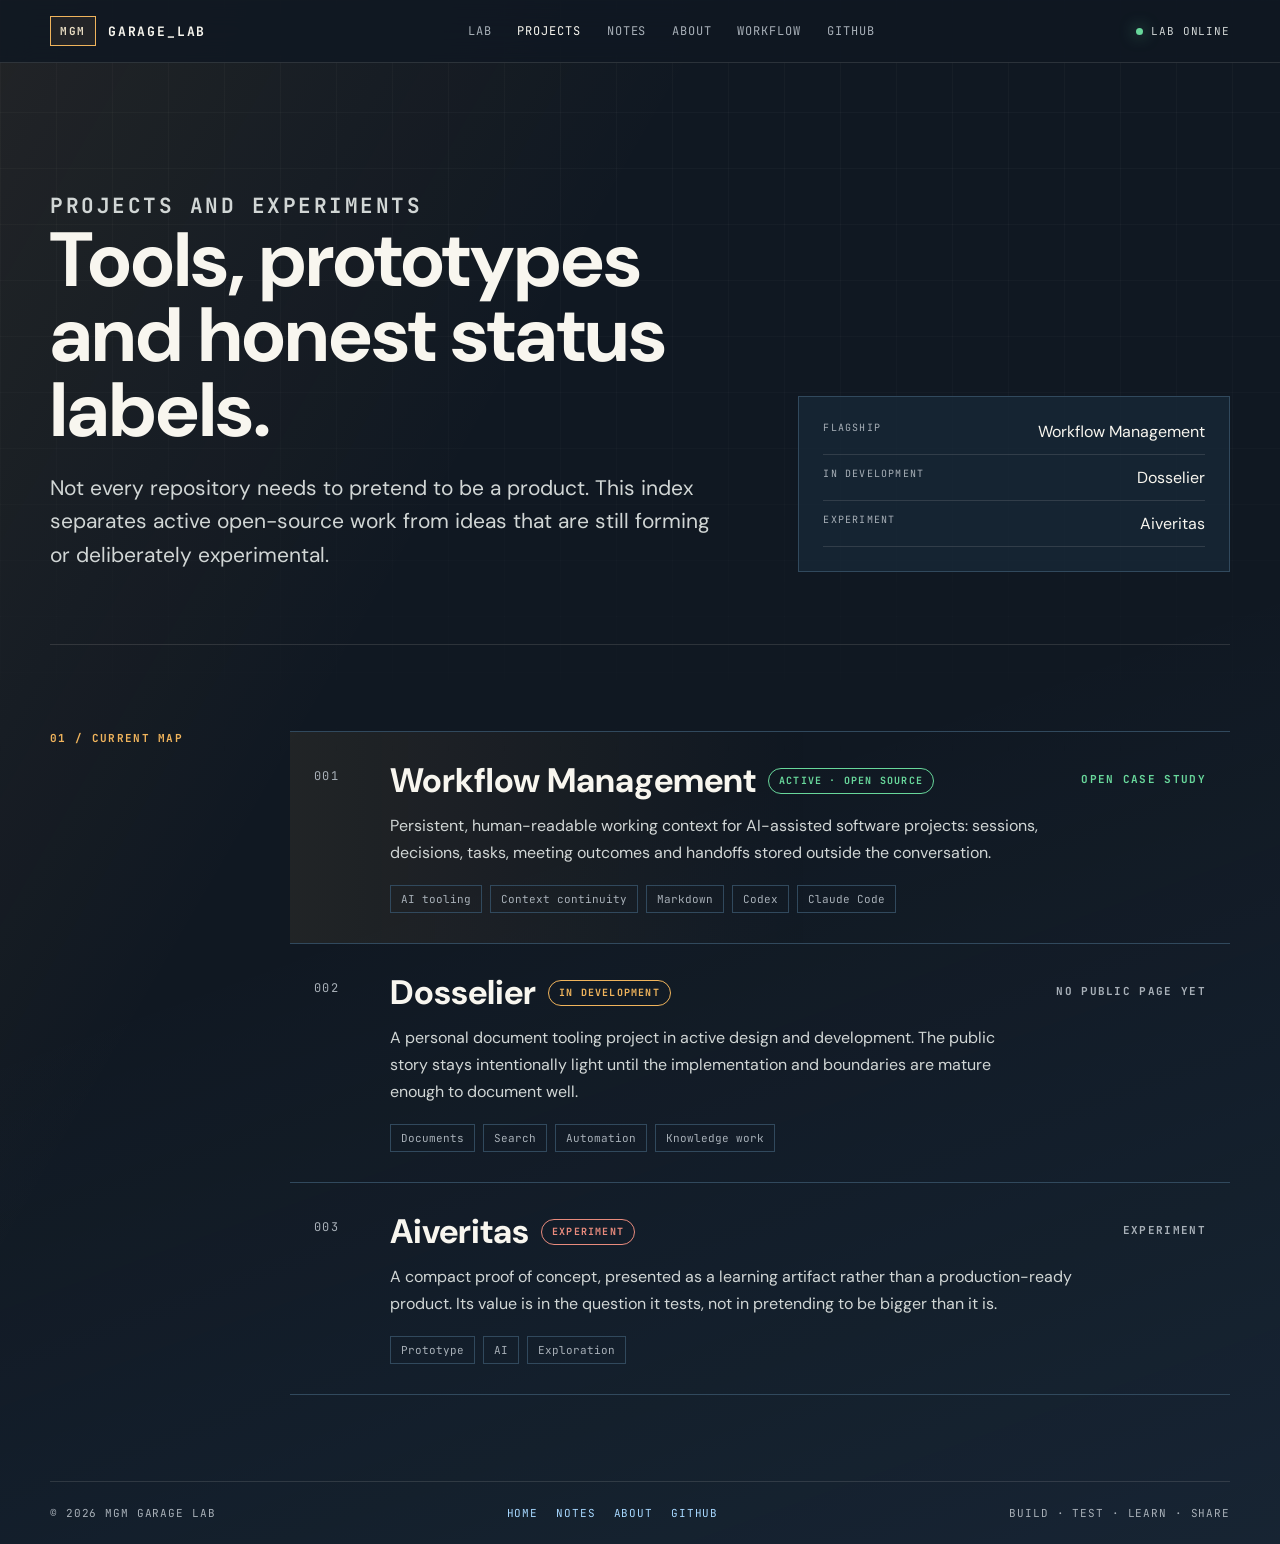
<file: projects/index.html>
<!doctype html>
<html lang="en">
  <head>
    <meta charset="utf-8">
    <meta name="viewport" content="width=device-width, initial-scale=1">
    <meta name="description" content="Projects and experiments from MGM Garage Lab: Workflow Management, Dosselier and Aiveritas.">
    <meta name="theme-color" content="#101822">
    <title>Projects — MGM Garage Lab</title>
    <link rel="canonical" href="https://mgmgaragelab.com/projects/">
    <link rel="icon" href="../favicon.svg" type="image/svg+xml">
    <link rel="preconnect" href="https://fonts.googleapis.com">
    <link rel="preconnect" href="https://fonts.gstatic.com" crossorigin>
    <link href="https://fonts.googleapis.com/css2?family=DM+Sans:wght@400;500;700&family=JetBrains+Mono:wght@400;500;700&display=swap" rel="stylesheet">
    <link rel="stylesheet" href="../styles.css">
  </head>
  <body>
    <header class="site-header">
      <a class="brand" href="../" aria-label="MGM Garage Lab home">
        <span class="brand-mark">MGM</span>
        <span class="brand-name">GARAGE_LAB</span>
      </a>
      <nav class="site-nav" aria-label="Primary navigation">
        <a href="../">Lab</a>
        <a class="active" href="./">Projects</a>
        <a href="../notes/">Notes</a>
        <a href="../about/">About</a>
        <a href="../workflow-management/">Workflow</a>
        <a href="https://github.com/mmorgano">GitHub</a>
      </nav>
      <p class="lab-status"><span></span>Lab online</p>
    </header>

    <main>
      <section class="page-hero">
        <div>
          <p class="eyebrow">Projects and experiments</p>
          <h1>Tools, prototypes and honest status labels.</h1>
          <p>Not every repository needs to pretend to be a product. This index separates active open-source work from ideas that are still forming or deliberately experimental.</p>
        </div>
        <aside class="page-card">
          <dl class="meta-stack">
            <div><dt>Flagship</dt><dd>Workflow Management</dd></div>
            <div><dt>In development</dt><dd>Dosselier</dd></div>
            <div><dt>Experiment</dt><dd>Aiveritas</dd></div>
          </dl>
        </aside>
      </section>

      <section class="section-band">
        <div class="section-label">
          <p>01 / Current map</p>
        </div>
        <div class="section-content project-index">
          <a class="project-row featured" href="../workflow-management/">
            <span class="project-number">001</span>
            <div class="project-main">
              <div class="project-title-line">
                <h2>Workflow Management</h2>
                <span class="badge badge-active">Active · Open source</span>
              </div>
              <p>Persistent, human-readable working context for AI-assisted software projects: sessions, decisions, tasks, meeting outcomes and handoffs stored outside the conversation.</p>
              <ul class="tag-list" aria-label="Workflow Management topics">
                <li>AI tooling</li>
                <li>Context continuity</li>
                <li>Markdown</li>
                <li>Codex</li>
                <li>Claude Code</li>
              </ul>
            </div>
            <span class="project-link">Open case study</span>
          </a>

          <article class="project-row">
            <span class="project-number">002</span>
            <div class="project-main">
              <div class="project-title-line">
                <h2>Dosselier</h2>
                <span class="badge badge-development">In development</span>
              </div>
              <p>A personal document tooling project in active design and development. The public story stays intentionally light until the implementation and boundaries are mature enough to document well.</p>
              <ul class="tag-list" aria-label="Dosselier topics">
                <li>Documents</li>
                <li>Search</li>
                <li>Automation</li>
                <li>Knowledge work</li>
              </ul>
            </div>
            <span class="project-link muted">No public page yet</span>
          </article>

          <article class="project-row">
            <span class="project-number">003</span>
            <div class="project-main">
              <div class="project-title-line">
                <h2>Aiveritas</h2>
                <span class="badge badge-experiment">Experiment</span>
              </div>
              <p>A compact proof of concept, presented as a learning artifact rather than a production-ready product. Its value is in the question it tests, not in pretending to be bigger than it is.</p>
              <ul class="tag-list" aria-label="Aiveritas topics">
                <li>Prototype</li>
                <li>AI</li>
                <li>Exploration</li>
              </ul>
            </div>
            <span class="project-link muted">Experiment</span>
          </article>
        </div>
      </section>
    </main>

    <footer class="site-footer">
      <span>© 2026 MGM GARAGE LAB</span>
      <div>
        <a href="../">Home</a>
        <a href="../notes/">Notes</a>
        <a href="../about/">About</a>
        <a href="https://github.com/mmorgano">GitHub</a>
      </div>
      <span>Build · Test · Learn · Share</span>
    </footer>
  </body>
</html>
</file>
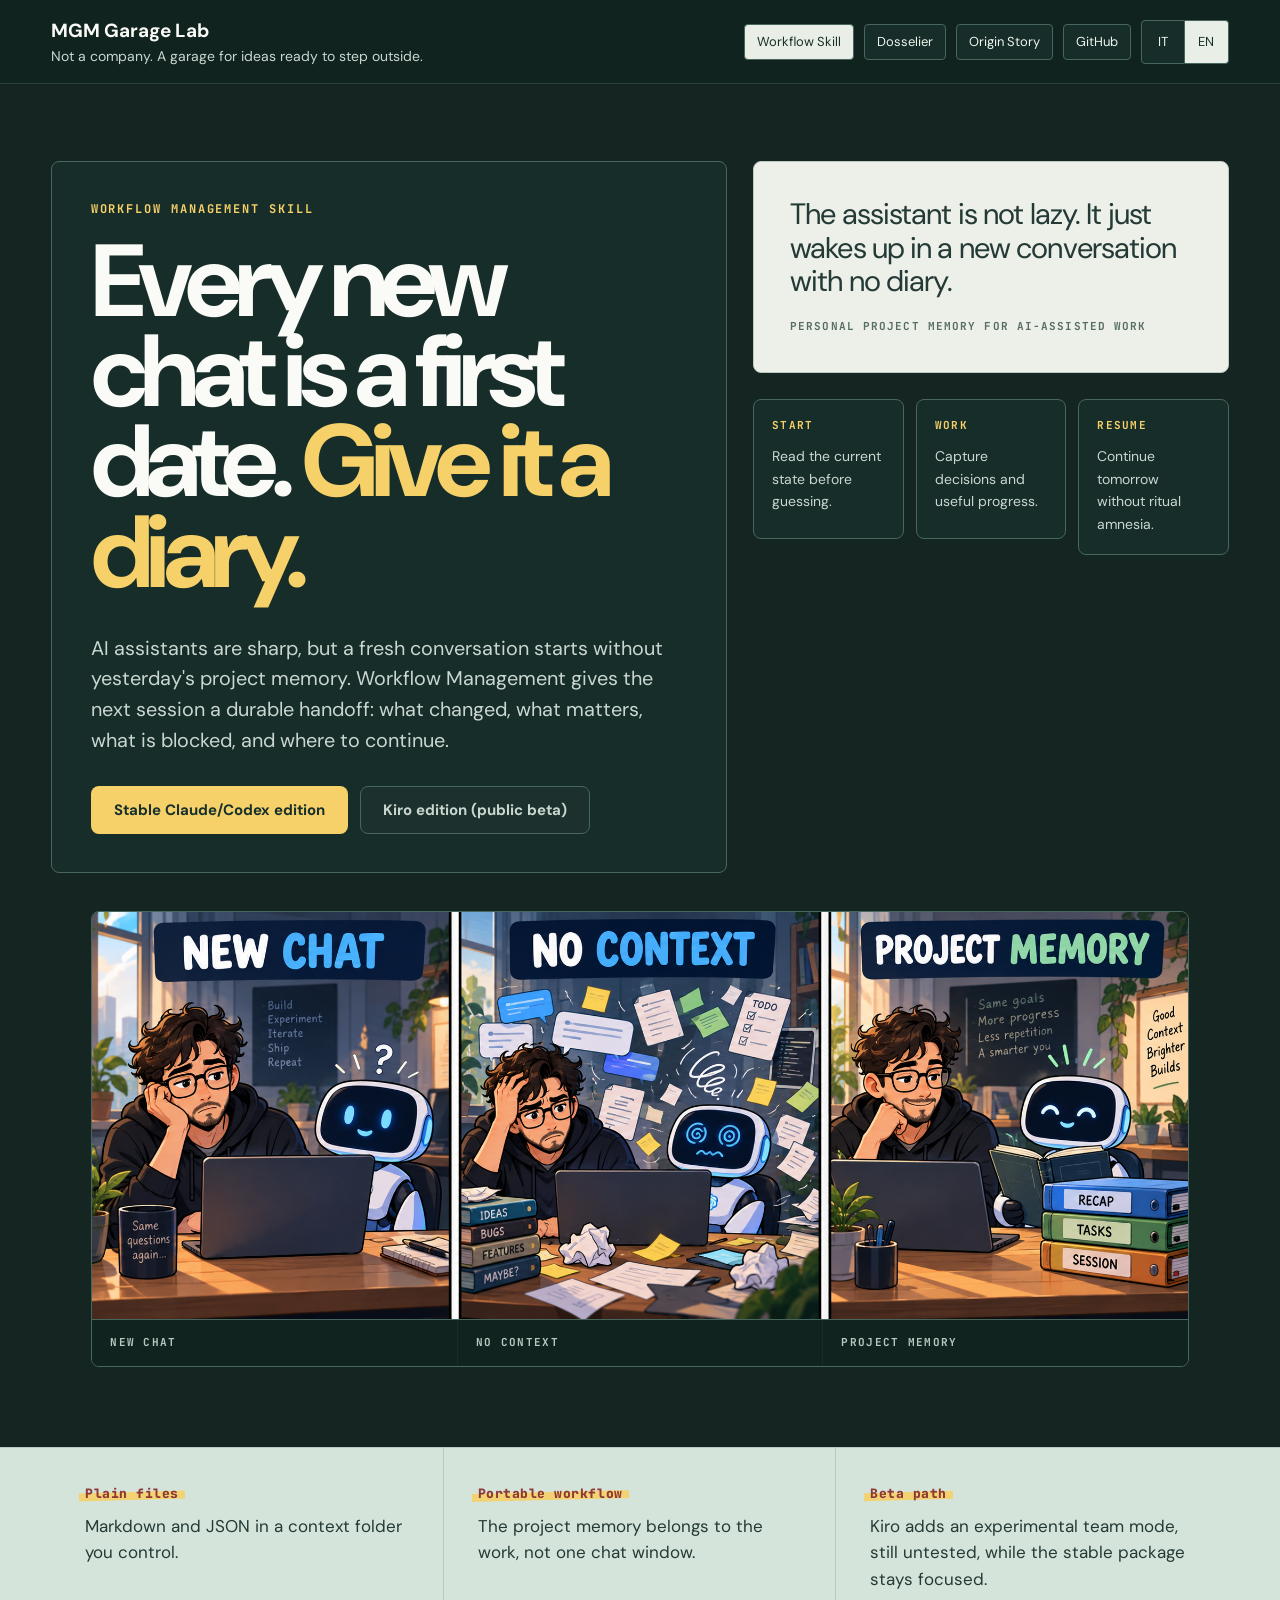
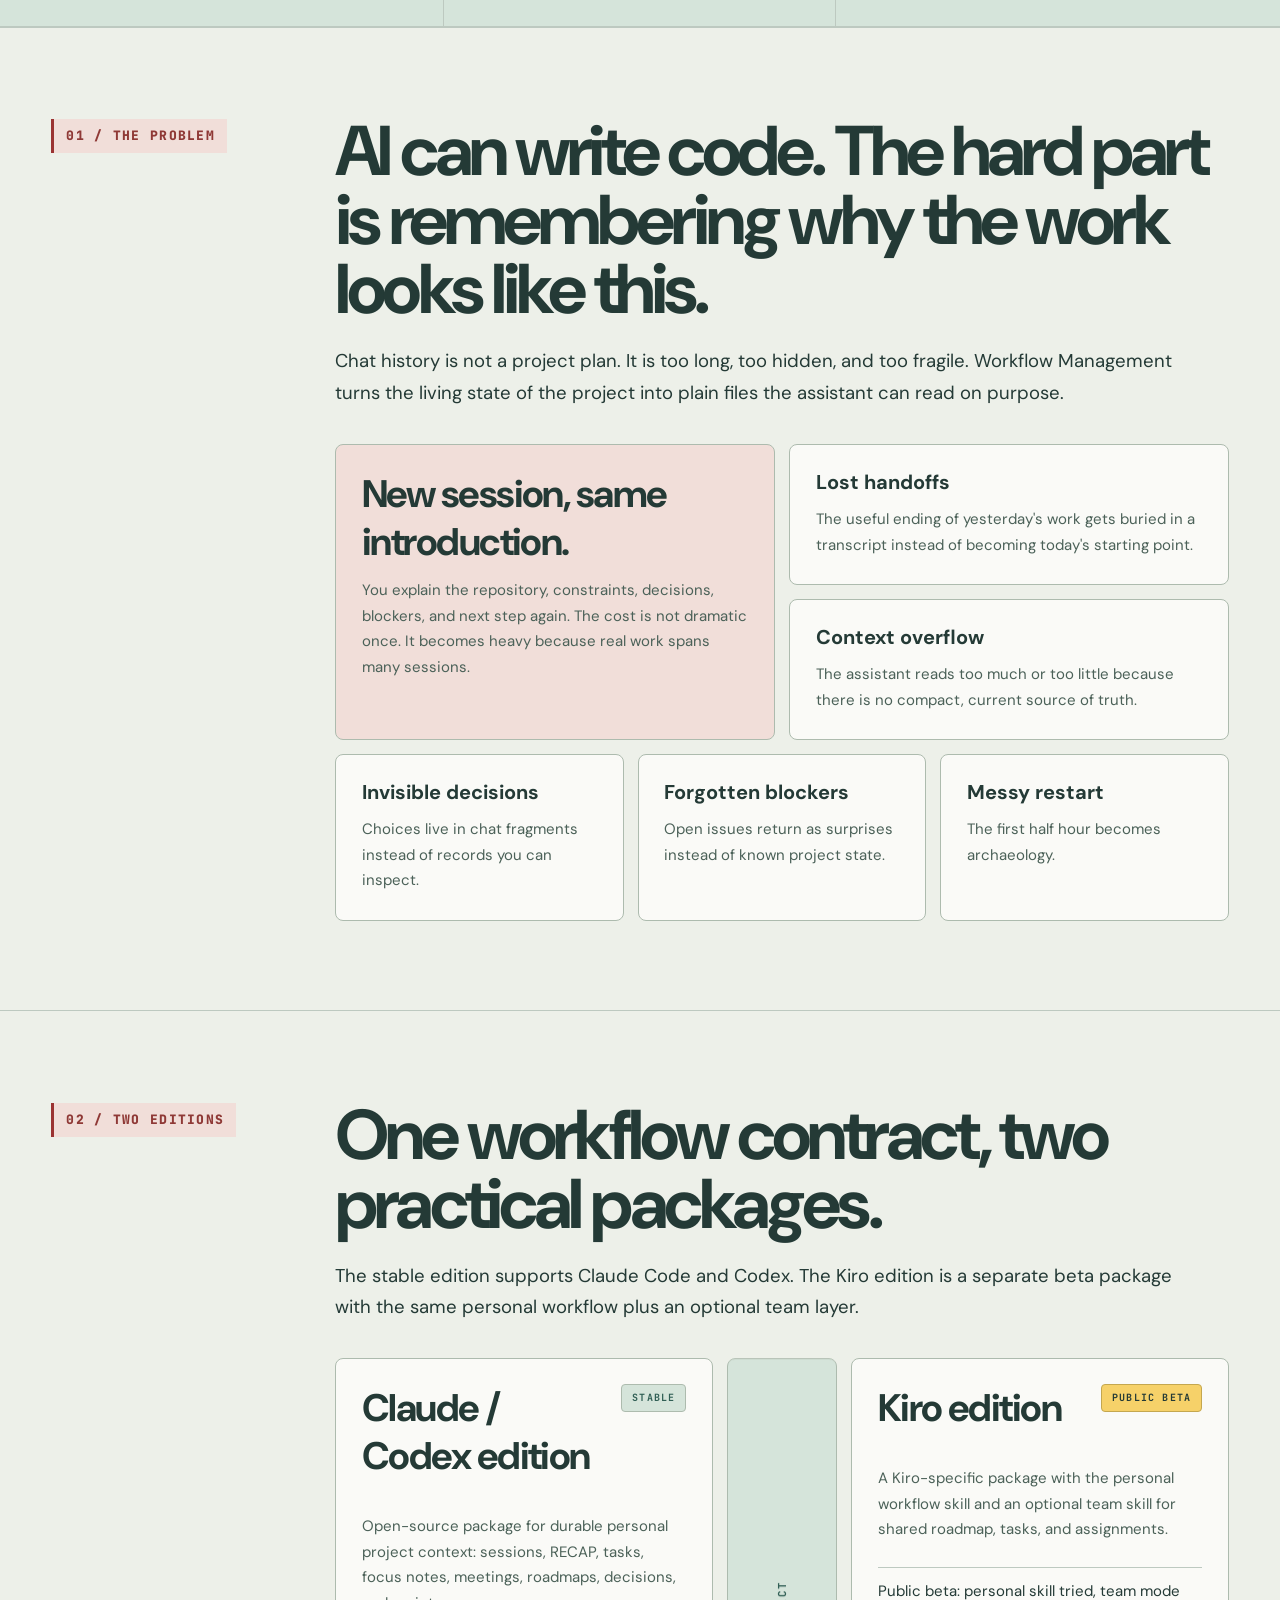
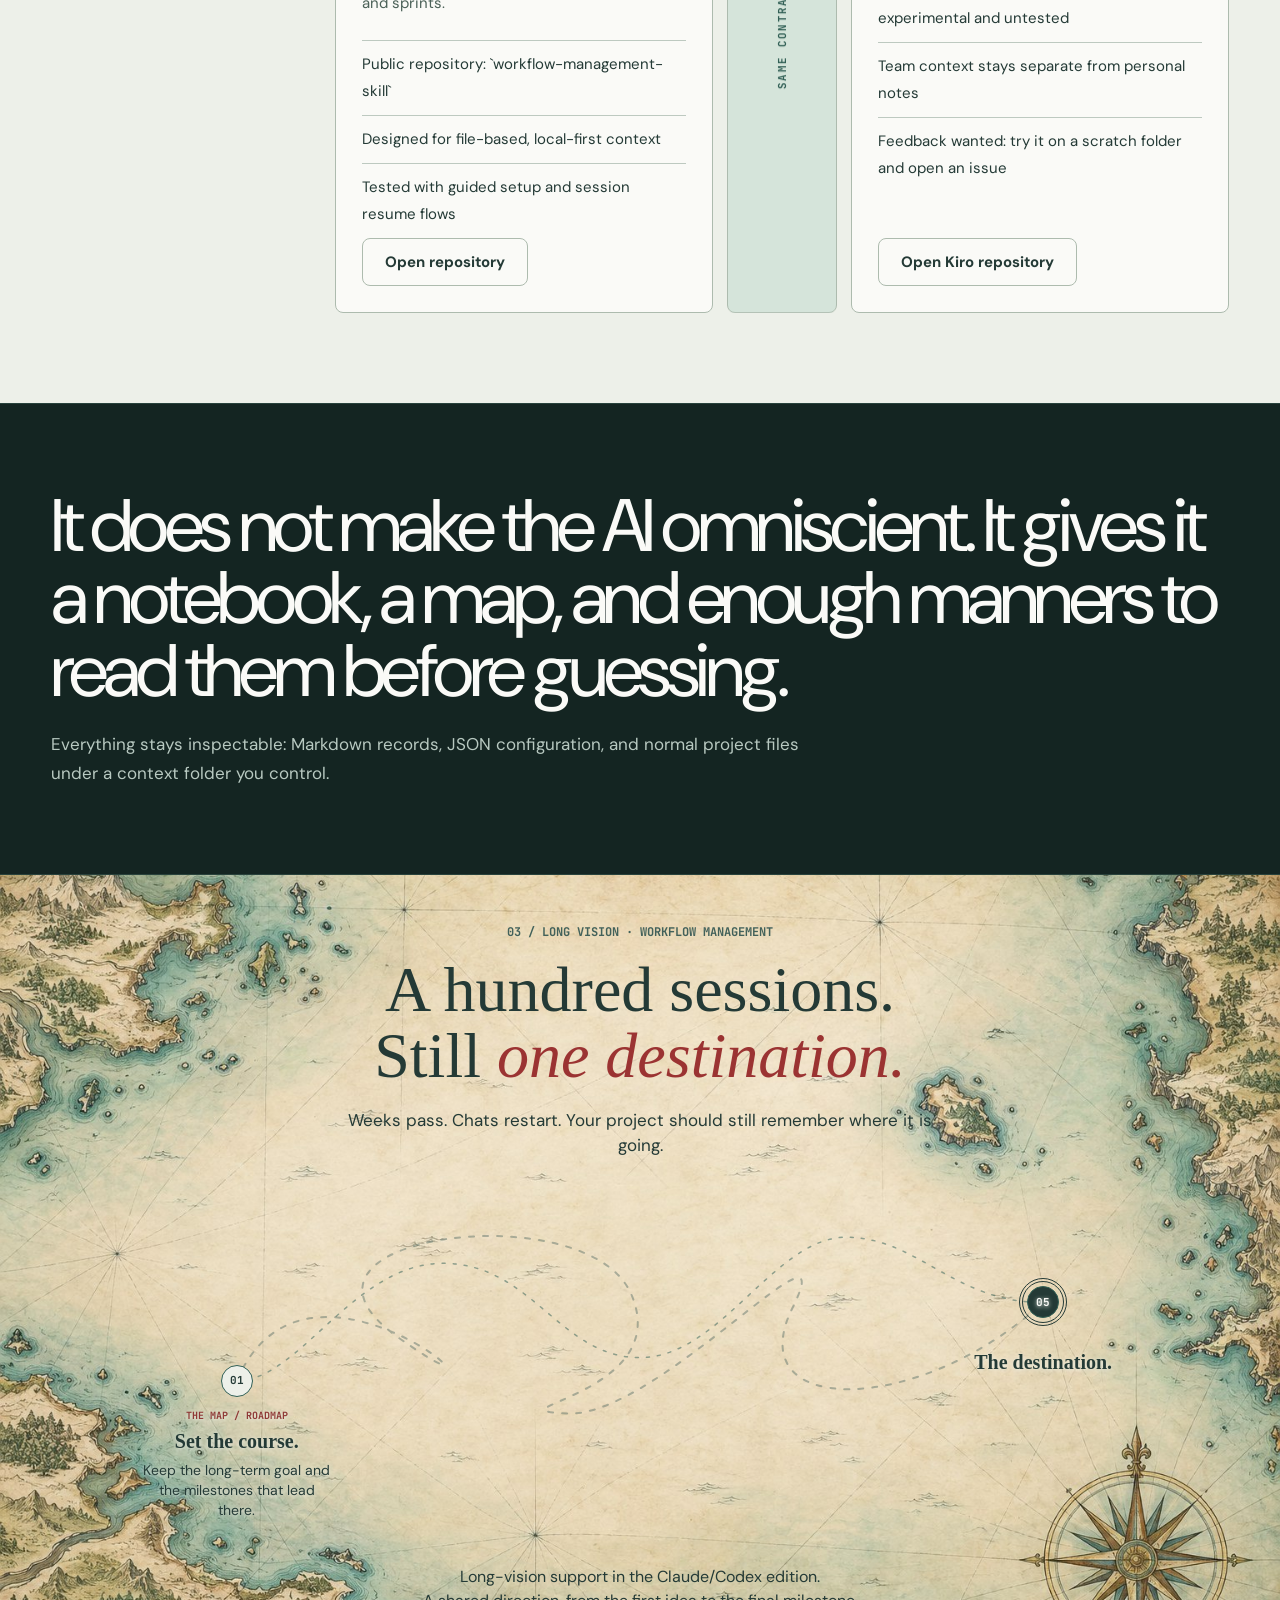
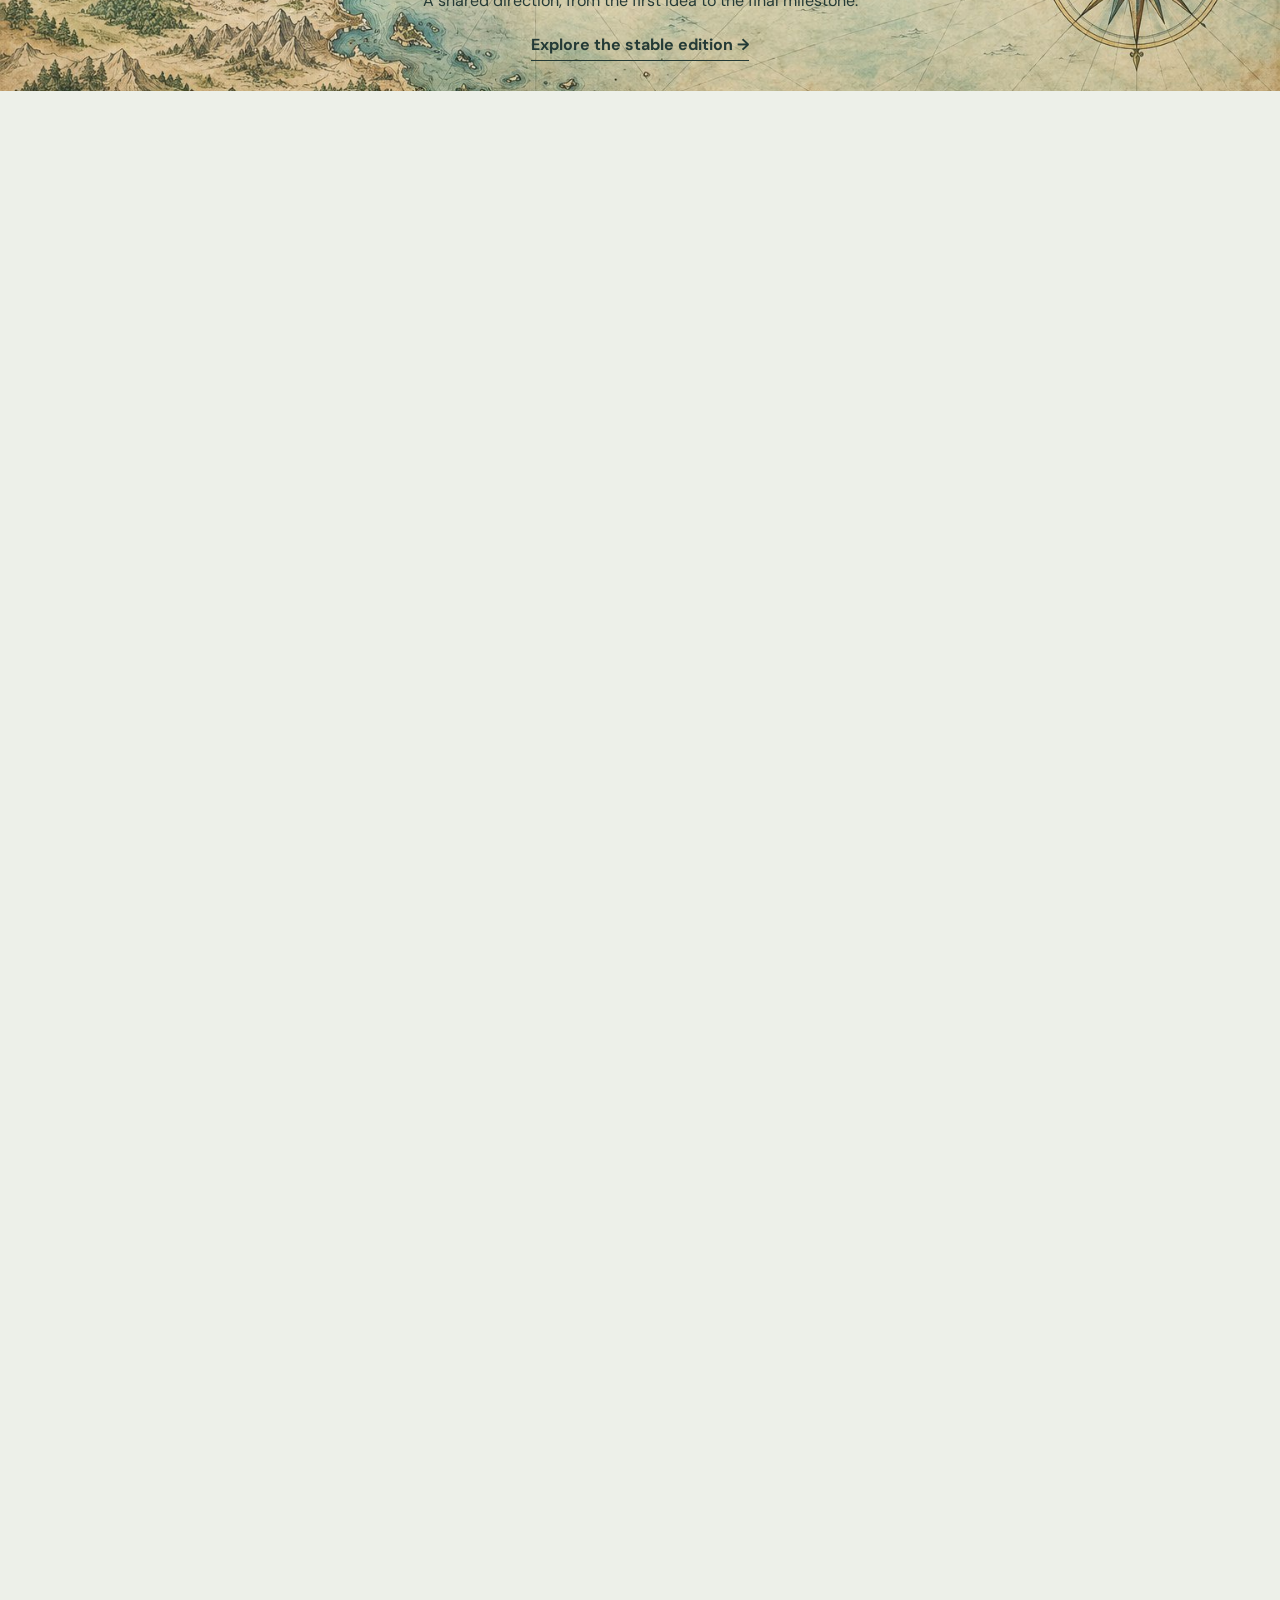
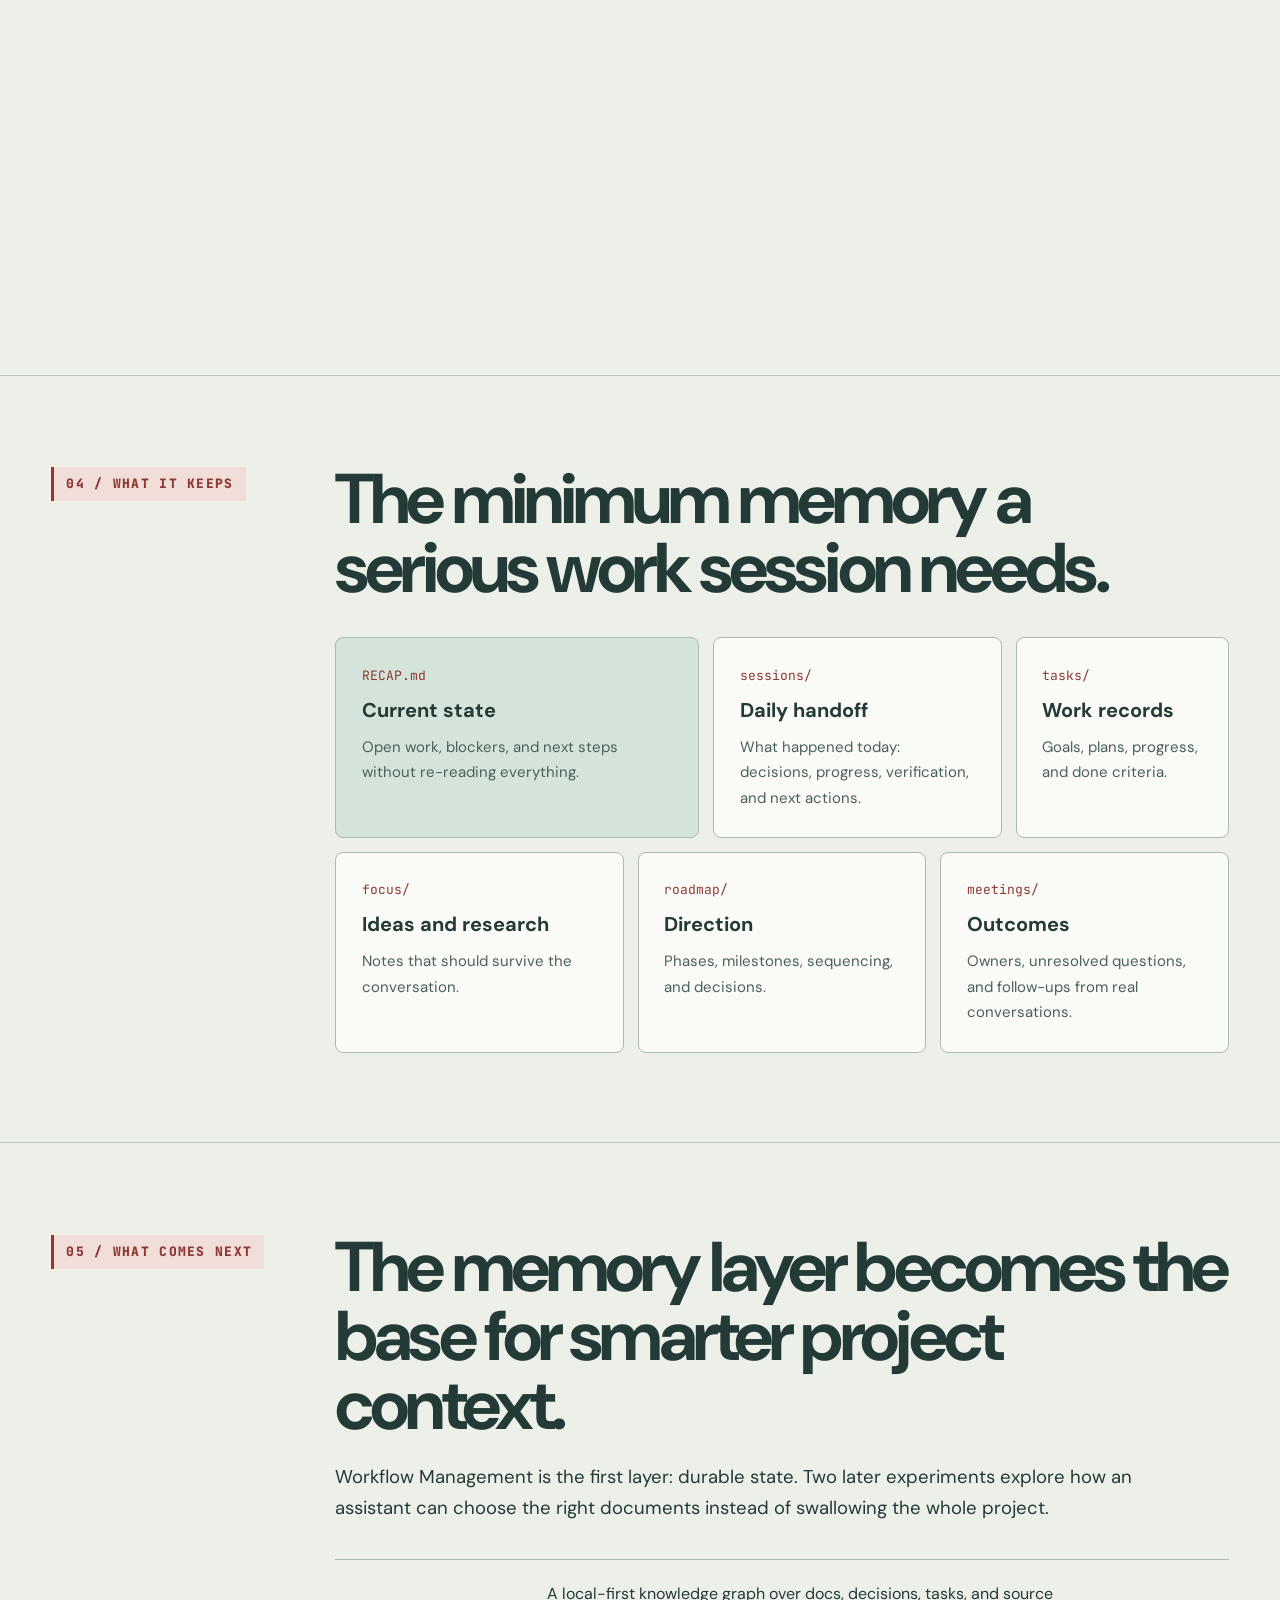
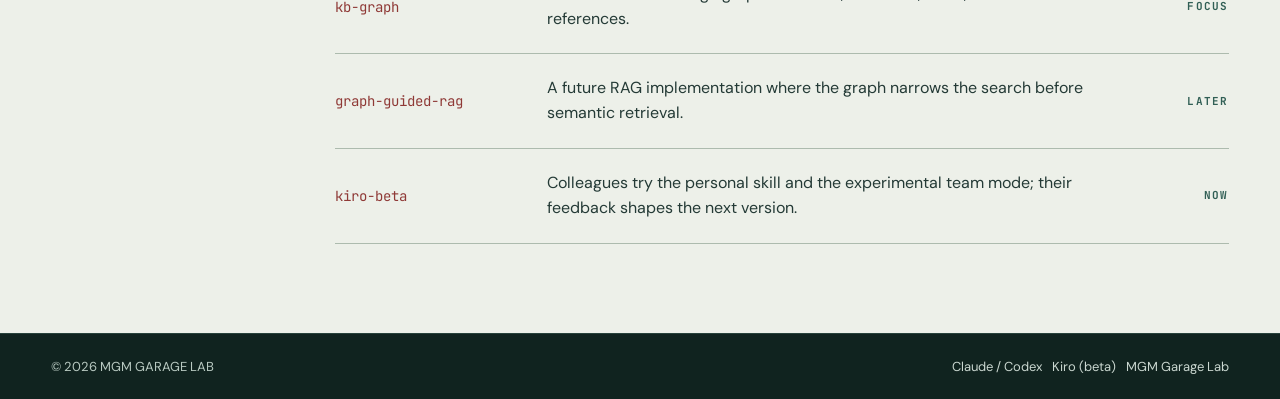
<file: workflow-management-skill/index.html>
<!doctype html>
<html lang="en">
  <head>
    <meta charset="utf-8">
    <meta name="viewport" content="width=device-width, initial-scale=1">
    <meta name="description" content="Workflow Management Skill gives AI coding assistants a durable project memory across sessions, with stable Claude/Codex support and a Kiro beta.">
    <meta name="theme-color" content="#10231f">
    <title>Workflow Management Skill - MGM Garage Lab</title>
    <link rel="canonical" href="https://mgmgaragelab.com/workflow-management-skill/">
    <link rel="icon" href="../favicon.svg" type="image/svg+xml">
    <link rel="preconnect" href="https://fonts.googleapis.com">
    <link rel="preconnect" href="https://fonts.gstatic.com" crossorigin>
    <link href="https://fonts.googleapis.com/css2?family=DM+Sans:wght@400;500;700;800&family=JetBrains+Mono:wght@400;500;700&display=swap" rel="stylesheet">
    <link rel="stylesheet" href="../styles.css">
    <style>
      :root { color-scheme: light; background: #142522; }
      .skill-page {
        --warm: #8f3936;
        --coral: #9b3332;
        --mint: #315f55;
        --panel: #fafaf7;
        --panel-strong: #d5e4da;
        --text: #243a36;
        --white: #243a36;
        --muted: #4b6158;
        --blue-soft: #8f3936;
        --green: #315f55;
        --line: #bdc9c0;
        --line-strong: #adbbae;
        --page-max-width: 1700px;
        --page-gutter: clamp(20px, 4vw, 68px);
        background: #edf0e9;
        color: var(--text);
      }
      .skill-page::before { display: none; }
      .skill-page :focus-visible { outline: 3px solid #9b3332; outline-offset: 5px; }
      .skill-shell { width: calc(100% - 2 * var(--page-gutter)); max-width: 1564px; margin: 0 auto; }
      .skill-header, .skill-footer { display: flex; align-items: center; justify-content: space-between; gap: 20px; flex-wrap: wrap; padding: 18px max(var(--page-gutter), calc((100% - var(--page-max-width)) / 2 + var(--page-gutter))); background: #10231f; color: #fafaf7; }
      .skill-header { position: sticky; top: 0; z-index: 20; border-bottom: 1px solid #28423c; }
      .skill-brand-block { min-width: 0; }
      .skill-brand { display: inline-block; color: #fafaf7; font-size: 19px; font-weight: 700; text-decoration: none; }
      .skill-brand-subtitle { margin: 4px 0 0; font-size: 14px; color: #cad7d0; }
      .skill-nav, .skill-footer nav { display: flex; align-items: center; gap: 10px; flex-wrap: wrap; font-size: 13px; }
      .skill-header a, .skill-footer a { color: #cad7d0; }
      .skill-header .skill-brand { color: #fafaf7; }
      .skill-nav a, .skill-nav button { display: inline-flex; align-items: center; min-height: 36px; padding: 0 12px; border: 1px solid #47665d; border-radius: 4px; background: #172d29; color: #edf5ed; text-decoration: none; font: inherit; }
      .skill-nav a, .skill-nav button { cursor: pointer; }
      .skill-nav a:hover, .skill-nav button:hover { background: #e9efe6; color: #17302b; }
      .skill-nav a[aria-current="page"] { background: #e9efe6; color: #17302b; }
      .language-switch { display: inline-flex; gap: 0; flex-shrink: 0; }
      .skill-nav .language-switch button { min-width: 44px; min-height: 44px; justify-content: center; border-radius: 0; }
      .skill-nav .language-switch button:first-child { border-radius: 4px 0 0 4px; }
      .skill-nav .language-switch button:last-child { border-radius: 0 4px 4px 0; border-left: 0; }
      .skill-nav .language-switch button[aria-pressed="true"] { background: #e9efe6; color: #17302b; }
      .skill-footer a:hover { color: #f6d169; }
      .skill-footer { padding-block: 24px; border-top: 1px solid #28423c; color: #b8c9c1; font-size: 13px; }
      .skill-header :focus-visible, .skill-footer :focus-visible, .skill-hero :focus-visible { outline-color: #f6d169; }
      .eyebrow { margin: 0 0 18px; font: 700 12px/1.5 "JetBrains Mono", monospace; letter-spacing: .16em; color: var(--blue-soft); text-transform: uppercase; }
      .button { display: inline-flex; align-items: center; justify-content: center; min-height: 48px; padding: 0 22px; border-radius: 8px; font-size: 15px; font-weight: 700; text-decoration: none; }
      .button-primary { background: #f6d169; color: #17302b; }
      .button-secondary { border: 1px solid var(--line-strong); color: var(--text); }
      .button-primary:hover, .button-primary:focus-visible { background: #ffe3a0; color: #17302b; }
      .button-secondary:hover, .button-secondary:focus-visible { border-color: var(--warm); color: var(--warm); }

      .skill-hero { padding: clamp(42px, 6vw, 78px) 0 clamp(34px, 5vw, 64px); background: #142522; color: #fafaf7; --text: #cad7d0; --white: #fafaf7; --muted: #b8c9c1; --warm: #f6d169; --blue-soft: #f6d169; --panel: #172d29; --line: #28423c; --line-strong: #47665d; }
      .hero-board { display: grid; grid-template-columns: repeat(12, minmax(0, 1fr)); gap: clamp(18px, 2vw, 28px); align-items: start; }
      .hero-copy-block { grid-column: span 7; display: flex; flex-direction: column; justify-content: space-between; min-height: 460px; padding: clamp(26px, 3vw, 42px); border: 1px solid #47665d; border-radius: 8px; background: #172d29; }
      .skill-hero h1 { margin: 0; max-width: 960px; font-size: clamp(56px, 8vw, 124px); line-height: .88; letter-spacing: -.07em; }
      html[lang="it"] .skill-hero h1 { max-width: 820px; font-size: clamp(48px, 6.4vw, 98px); line-height: .94; letter-spacing: -.055em; }
      .skill-hero h1 span { color: var(--warm); }
      .hero-copy { margin: clamp(22px, 3vw, 36px) 0 0; max-width: 760px; color: var(--text); font-size: clamp(18px, 1.55vw, 23px); line-height: 1.55; }
      .actions { display: flex; flex-wrap: wrap; gap: 12px; margin-top: 30px; }
      .hero-side { grid-column: span 5; display: grid; grid-template-rows: auto auto; align-content: start; gap: clamp(18px, 2vw, 28px); min-width: 0; }
      .date-card { padding: clamp(24px, 3vw, 36px); border-radius: 8px; border: 1px solid #bdc9c0; background: #edf0e9; }
      .date-card p { margin: 0; color: #243a36; font-size: clamp(22px, 2.3vw, 36px); line-height: 1.15; letter-spacing: -.03em; }
      .date-card small { display: block; margin-top: 18px; color: #576d64; font: 700 11px/1.7 "JetBrains Mono", monospace; letter-spacing: .1em; text-transform: uppercase; }
      .mini-stack { display: grid; grid-template-columns: repeat(3, minmax(0,1fr)); align-items: start; gap: 12px; }
      .mini-card { min-height: 140px; padding: 18px; border-radius: 8px; border: 1px solid var(--line-strong); background: var(--panel); }
      .mini-card strong { display: block; margin-bottom: 12px; color: var(--warm); font: 700 11px/1.4 "JetBrains Mono", monospace; letter-spacing: .12em; text-transform: uppercase; }
      .mini-card span { color: var(--text); font-size: 14px; line-height: 1.55; }
      .comic-feature { grid-column: 1 / -1; margin-top: clamp(4px, 1vw, 12px); border: 1px solid #47665d; border-radius: 8px; background: var(--panel); overflow: hidden; }
      .comic-feature img { display: block; width: 100%; height: auto; }
      .comic-caption { display: grid; grid-template-columns: repeat(3, minmax(0,1fr)); gap: 1px; border-top: 1px solid var(--line-strong); color: var(--muted); font: 700 11px/1.6 "JetBrains Mono", monospace; letter-spacing: .12em; text-transform: uppercase; }
      .comic-caption span { padding: 14px 18px; background: #10231f; }

      .signal-row { border-top: 1px solid var(--line); border-bottom: 1px solid var(--line); background: #d5e4da; }
      .signal-grid { display: grid; grid-template-columns: repeat(3, minmax(0,1fr)); }
      .signal { padding: clamp(22px, 3vw, 34px); border-right: 1px solid var(--line); }
      .signal:last-child { border-right: 0; }
      .signal code { position: relative; display: inline-block; z-index: 0; color: #8f3936; font-size: 13px; font-weight: 800; letter-spacing: .04em; }
      .signal code::before { content: ""; position: absolute; left: -6px; right: -6px; bottom: 1px; z-index: -1; height: .65em; background: #f6d169; transform: rotate(-1.5deg); opacity: .9; }
      .signal p { margin: 10px 0 0; color: var(--text); font-size: 17px; line-height: 1.55; }

      .section { border-top: 1px solid var(--line); padding: clamp(54px, 7vw, 96px) 0; }
      .section-grid { display: grid; grid-template-columns: 220px minmax(0,1fr); gap: clamp(28px, 5vw, 70px); align-items: start; }
      .section-kicker { position: sticky; top: 98px; display: inline-flex; align-items: center; width: fit-content; min-height: 34px; margin: 2px 0 0; padding: 0 12px; border-left: 3px solid #9b3332; background: #f1ded9; color: #8f3936; font: 800 13px/1.4 "JetBrains Mono", monospace; letter-spacing: .1em; text-transform: uppercase; }
      .section h2 { margin: 0; max-width: 1100px; font-size: clamp(34px, 5.5vw, 76px); line-height: .98; letter-spacing: -.055em; }
      .section-lead { margin: 22px 0 0; max-width: 860px; color: var(--text); font-size: clamp(17px, 1.45vw, 21px); line-height: 1.7; }
      .card { border: 1px solid var(--line-strong); border-radius: 8px; background: var(--panel); padding: clamp(20px, 2vw, 28px); }
      .card h3 { margin: 0 0 12px; font-size: 20px; line-height: 1.25; }
      .card p { margin: 0; color: var(--muted); font-size: 15px; line-height: 1.7; }

      .problem-bento { display: grid; grid-template-columns: repeat(6, minmax(0,1fr)); gap: 14px; margin-top: 34px; }
      .problem-bento .large { grid-column: span 3; grid-row: span 2; min-height: 290px; background: #f1ded9; }
      .problem-bento .wide { grid-column: span 3; }
      .problem-bento .small { grid-column: span 2; }
      .problem-bento .large h3 { font-size: clamp(28px, 3vw, 44px); letter-spacing: -.04em; }

      .edition-stage { display: grid; grid-template-columns: minmax(0,1fr) 110px minmax(0,1fr); gap: 14px; margin-top: 34px; align-items: stretch; }
      .edition-card { min-height: 390px; display: flex; flex-direction: column; }
      .edition-top { display: flex; justify-content: space-between; align-items: flex-start; gap: 12px; margin-bottom: 22px; }
      .badge { display: inline-flex; align-items: center; min-height: 28px; padding: 0 10px; border-radius: 4px; border: 1px solid #adbbae; color: #315f55; background: #d5e4da; font: 700 10px/1 "JetBrains Mono", monospace; letter-spacing: .12em; text-transform: uppercase; white-space: nowrap; }
      .badge-beta { border-color: #c4a74f; background: #f6d169; color: #243a36; }
      .edition-card h3 { font-size: clamp(28px, 3vw, 44px); letter-spacing: -.04em; }
      .edition-list { margin: 24px 0 0; padding: 0; list-style: none; color: var(--text); font-size: 15px; line-height: 1.8; }
      .edition-list li { padding: 10px 0; border-top: 1px solid var(--line); }
      .edition-card .button { margin-top: auto; align-self: flex-start; }
      .contract-pill { display: grid; place-items: center; min-height: 100%; border: 1px solid #adbbae; border-radius: 8px; color: var(--mint); background: #d5e4da; font: 700 11px/1.5 "JetBrains Mono", monospace; letter-spacing: .12em; text-align: center; text-transform: uppercase; writing-mode: vertical-rl; transform: rotate(180deg); }

      .quote-band { border-block: 1px solid #28423c; background: #142522; --white: #fafaf7; --muted: #b8c9c1; padding: clamp(54px, 7vw, 86px) 0; }
      .quote-band blockquote { margin: 0; max-width: 1260px; font-size: clamp(34px, 5.8vw, 86px); line-height: .98; letter-spacing: -.06em; color: var(--white); }
      .quote-band p { margin: 22px 0 0; max-width: 760px; color: var(--muted); font-size: 17px; line-height: 1.7; }

      .memory-board { display: grid; grid-template-columns: repeat(12, minmax(0,1fr)); gap: 14px; margin-top: 34px; }
      .memory-card { min-height: 180px; }
      .memory-card:nth-child(1) { grid-column: span 5; background: #d5e4da; }
      .memory-card:nth-child(2) { grid-column: span 4; }
      .memory-card:nth-child(3) { grid-column: span 3; }
      .memory-card:nth-child(4), .memory-card:nth-child(5), .memory-card:nth-child(6) { grid-column: span 4; }
      .memory-card code { display: inline-block; margin-bottom: 14px; color: var(--warm); font-size: 13px; }

      .voyage { color: #243a36; background: #edf0e9; position: relative; --nav-height: 68px; scroll-margin-top: var(--nav-height); }
      .voyage, .voyage * { letter-spacing: 0; }
      .voyage-stage { position: relative; min-height: 760px; isolation: isolate; overflow: hidden; }
      .voyage-paper { position: absolute; inset: 0; width: 100%; height: 100%; object-fit: cover; z-index: -2; }
      .voyage-heading { padding: 48px 24px 0; text-align: center; position: relative; z-index: 2; }
      .voyage-heading .eyebrow { color: #42615a; margin-bottom: 16px; }
      .voyage-heading h2 { font: 400 64px/1.04 Georgia, serif; margin: 0 auto; max-width: 920px; text-wrap: balance; }
      .voyage-heading h2 em { color: #9b3332; }
      .voyage-heading > p:last-child { font-size: 17px; line-height: 1.5; max-width: 630px; margin: 18px auto 0; }
      .voyage-chart { position: absolute; left: 15%; right: 15%; top: 38%; height: 32%; }
      .voyage-chart svg { width: 100%; height: 100%; overflow: visible; position: absolute; inset: 0; }
      .voyage-route, .voyage-guide, .voyage-drift { fill: none; stroke-linecap: round; stroke-linejoin: round; vector-effect: non-scaling-stroke; }
      .voyage-guide { stroke: #315f55; stroke-width: 1.5; stroke-dasharray: 3 8; opacity: .5; }
      .voyage-route { stroke: #9b3332; stroke-width: 3.5; vector-effect: none; }
      .voyage-drift { stroke: #576d64; stroke-width: 2; stroke-dasharray: 5 9; opacity: 0; }
      .voyage-position { fill: #9b3332; stroke: #fafaf7; stroke-width: 4; }
      .voyage-stops { list-style: none; margin: 0; padding: 0; }
      .voyage-stop { position: absolute; left: var(--x); top: var(--y); width: 190px; transform: translateX(-50%); text-align: center; text-shadow: 0 1px 4px #edf0e9; }
      .voyage-pin { display: grid; place-items: center; width: 32px; height: 32px; margin: -16px auto 12px; background: #edf0e9; border: 1px solid #315f55; border-radius: 50%; font: 700 11px/1 "JetBrains Mono", monospace; }
      .voyage-stop h3 { font: 700 20px/1.15 Georgia, serif; margin: 0 0 7px; }
      .voyage-stop p { margin: 0; font-size: 14px; line-height: 1.45; }
      .voyage-stop small { display: block; color: #8f3936; font: 700 10px/1.4 "JetBrains Mono", monospace; margin-bottom: 7px; }
      .voyage-stop:last-child .voyage-pin { background: #243a36; color: #fafaf7; outline: 4px double #243a36; outline-offset: 4px; }
      .voyage-footer { position: absolute; left: 24px; right: 24px; bottom: 30px; text-align: center; }
      .voyage-footer p { font-size: 16px; margin: 0 auto 16px; max-width: 560px; line-height: 1.5; }
      .voyage-footer a { display: inline-block; color: #243a36; font-weight: 700; border-bottom: 1px solid currentColor; padding: 5px 0; }
      .voyage-footer a:hover { color: #9b3332; }
      .voyage-footer a:focus-visible { outline: 2px solid #9b3332; outline-offset: 5px; }
      .voyage.is-animated { height: 300vh; }
      .voyage.is-animated .voyage-stage { position: sticky; top: var(--nav-height); height: calc(100svh - var(--nav-height)); min-height: 620px; }
      .voyage.is-animated .voyage-stop { opacity: 0; translate: 0 12px; transition: opacity .3s ease, translate .3s ease; }
      .voyage.is-animated .voyage-stop.is-reached { opacity: 1; translate: 0 0; }
      .voyage.is-animated .voyage-stop:last-child { opacity: 1; translate: 0 0; }
      .voyage.is-animated .voyage-stop:last-child:not(.is-reached) p,
      .voyage.is-animated .voyage-stop:last-child:not(.is-reached) small { opacity: 0; }
      @media (min-width: 1600px) {
        .voyage-heading h2 { font-size: 80px; max-width: 1150px; }
        .voyage-stop { width: 230px; }
        .voyage-stop h3 { font-size: 25px; }
        .voyage-stop p { font-size: 16px; }
      }
      @media (max-width: 1100px), (max-height: 760px) {
        .voyage-stage { min-height: 0; padding-bottom: 32px; }
        .voyage-heading { padding-top: 42px; }
        .voyage-heading h2 { font-size: 42px; max-width: 600px; }
        .voyage-heading > p:last-child { font-size: 16px; max-width: 460px; }
        .voyage-paper { object-position: 48% center; opacity: .65; }
        .voyage-chart { position: relative; inset: auto; height: auto; margin: 38px auto; width: min(460px, calc(100% - 64px)); }
        .voyage-chart svg { display: none; }
        .voyage-stops { border-left: 2px dashed #7a8a72; margin-left: 16px; }
        .voyage-stop { position: relative; inset: auto; transform: none; width: auto; text-align: left; padding: 0 0 32px 36px; min-height: 112px; }
        .voyage-stop:last-child { padding-bottom: 0; }
        .voyage-pin { position: absolute; left: -17px; top: 0; margin: 0; }
        .voyage-stop h3 { font-size: 24px; }
        .voyage-stop p { font-size: 16px; }
        .voyage-footer { position: relative; inset: auto; padding: 0 24px; }
      }

      .roadmap-list { display: grid; gap: 0; margin-top: 34px; border-top: 1px solid var(--line-strong); }
      .roadmap-row { display: grid; grid-template-columns: 190px minmax(0, 1fr) 100px; gap: 22px; align-items: center; padding: 22px 0; border-bottom: 1px solid var(--line-strong); }
      .roadmap-row code { color: var(--warm); font-size: 14px; }
      .roadmap-row span { color: var(--text); line-height: 1.55; }
      .roadmap-row strong { justify-self: end; color: var(--green); font: 700 11px/1 "JetBrains Mono", monospace; letter-spacing: .12em; text-transform: uppercase; }

      @media (max-width: 1120px) {
        .hero-copy-block, .hero-side, .comic-feature { grid-column: 1 / -1; }
        .hero-copy-block { min-height: auto; }
        .skill-hero h1 { font-size: clamp(52px, 11vw, 100px); }
        .section-grid { grid-template-columns: 1fr; }
        .section-kicker { position: static; }
      }
      @media (max-width: 820px) {
        .mini-stack, .signal-grid, .edition-stage, .comic-caption { grid-template-columns: 1fr; }
        .contract-pill { writing-mode: horizontal-tb; transform: none; min-height: 64px; }
        .problem-bento, .memory-board { grid-template-columns: 1fr; }
        .problem-bento .large, .problem-bento .wide, .problem-bento .small, .memory-card:nth-child(n) { grid-column: auto; }
        .roadmap-row { grid-template-columns: 1fr; gap: 8px; }
        .roadmap-row strong { justify-self: start; }
      }
      @media (max-width: 560px) {
        .hero-copy-block, .date-card, .card { padding: 20px; }
        .button { width: 100%; }
        .skill-hero h1 { font-size: clamp(44px, 15vw, 72px); }
      }
    </style>
  </head>
  <body class="skill-page">
    <header class="skill-header">
      <div class="skill-brand-block">
        <a class="skill-brand" href="../index.html">MGM Garage Lab</a>
        <p class="skill-brand-subtitle">Not a company. A garage for ideas ready to step outside.</p>
      </div>
      <nav class="skill-nav" aria-label="Main navigation">
        <a href="./index.html" aria-current="page">Workflow Skill</a>
        <a href="../dosselier/index.html">Dosselier</a>
        <a href="../origin-story/index.html">Origin Story</a>
        <a href="https://github.com/mmorgano">GitHub</a>
        <div class="language-switch" role="group" aria-label="Language">
          <button type="button" data-language="it" lang="it" aria-label="Italiano" aria-pressed="false">IT</button>
          <button type="button" data-language="en" lang="en" aria-label="English" aria-pressed="true">EN</button>
        </div>
      </nav>
    </header>

    <main>
      <section class="skill-hero">
        <div class="skill-shell hero-board">
          <div class="hero-copy-block">
            <div>
              <p class="eyebrow">Workflow Management Skill</p>
              <h1>Every new chat is a first date. <span>Give it a diary.</span></h1>
              <p class="hero-copy">AI assistants are sharp, but a fresh conversation starts without yesterday's project memory. Workflow Management gives the next session a durable handoff: what changed, what matters, what is blocked, and where to continue.</p>
            </div>
            <div class="actions">
              <a class="button button-primary" href="https://github.com/mmorgano/workflow-management-skill">Stable Claude/Codex edition</a>
              <a class="button button-secondary" href="https://github.com/mmorgano/workflow-management-kiro">Kiro edition (public beta)</a>
            </div>
          </div>

          <aside class="hero-side" aria-label="Workflow Management summary">
            <div class="date-card">
              <p>The assistant is not lazy. It just wakes up in a new conversation with no diary.</p>
              <small>Personal project memory for AI-assisted work</small>
            </div>
            <div class="mini-stack">
              <div class="mini-card"><strong>Start</strong><span>Read the current state before guessing.</span></div>
              <div class="mini-card"><strong>Work</strong><span>Capture decisions and useful progress.</span></div>
              <div class="mini-card"><strong>Resume</strong><span>Continue tomorrow without ritual amnesia.</span></div>
            </div>
          </aside>

          <figure class="comic-feature" aria-label="Three-panel comic showing an AI assistant forgetting a project and recovering context through workflow records.">
            <img src="../assets/workflow-memory-comic-v2.png" alt="Three-panel comic labelled New Chat, No Context, Project Memory, showing an AI assistant moving from confusion to organized project memory with RECAP, TASKS and SESSION files.">
            <figcaption class="comic-caption"><span>New chat</span><span>No context</span><span>Project memory</span></figcaption>
          </figure>
        </div>
      </section>

      <section class="signal-row" aria-label="Core promises">
        <div class="skill-shell signal-grid">
          <div class="signal"><code>Plain files</code><p>Markdown and JSON in a context folder you control.</p></div>
          <div class="signal"><code>Portable workflow</code><p>The project memory belongs to the work, not one chat window.</p></div>
          <div class="signal"><code>Beta path</code><p>Kiro adds an experimental team mode, still untested, while the stable package stays focused.</p></div>
        </div>
      </section>

      <section class="section">
        <div class="skill-shell section-grid">
          <p class="section-kicker">01 / The Problem</p>
          <div>
            <h2>AI can write code. The hard part is remembering why the work looks like this.</h2>
            <p class="section-lead">Chat history is not a project plan. It is too long, too hidden, and too fragile. Workflow Management turns the living state of the project into plain files the assistant can read on purpose.</p>
            <div class="problem-bento">
              <article class="card large">
                <h3>New session, same introduction.</h3>
                <p>You explain the repository, constraints, decisions, blockers, and next step again. The cost is not dramatic once. It becomes heavy because real work spans many sessions.</p>
              </article>
              <article class="card wide">
                <h3>Lost handoffs</h3>
                <p>The useful ending of yesterday's work gets buried in a transcript instead of becoming today's starting point.</p>
              </article>
              <article class="card wide">
                <h3>Context overflow</h3>
                <p>The assistant reads too much or too little because there is no compact, current source of truth.</p>
              </article>
              <article class="card small">
                <h3>Invisible decisions</h3>
                <p>Choices live in chat fragments instead of records you can inspect.</p>
              </article>
              <article class="card small">
                <h3>Forgotten blockers</h3>
                <p>Open issues return as surprises instead of known project state.</p>
              </article>
              <article class="card small">
                <h3>Messy restart</h3>
                <p>The first half hour becomes archaeology.</p>
              </article>
            </div>
          </div>
        </div>
      </section>

      <section class="section">
        <div class="skill-shell section-grid">
          <p class="section-kicker">02 / Two Editions</p>
          <div>
            <h2>One workflow contract, two practical packages.</h2>
            <p class="section-lead">The stable edition supports Claude Code and Codex. The Kiro edition is a separate beta package with the same personal workflow plus an optional team layer.</p>
            <div class="edition-stage">
              <article class="card edition-card">
                <div class="edition-top">
                  <h3>Claude / Codex edition</h3>
                  <span class="badge">Stable</span>
                </div>
                <p>Open-source package for durable personal project context: sessions, RECAP, tasks, focus notes, meetings, roadmaps, decisions, and sprints.</p>
                <ul class="edition-list">
                  <li>Public repository: `workflow-management-skill`</li>
                  <li>Designed for file-based, local-first context</li>
                  <li>Tested with guided setup and session resume flows</li>
                </ul>
                <a class="button button-secondary" href="https://github.com/mmorgano/workflow-management-skill">Open repository</a>
              </article>
              <div class="contract-pill">Same contract</div>
              <article class="card edition-card">
                <div class="edition-top">
                  <h3>Kiro edition</h3>
                  <span class="badge badge-beta">Public beta</span>
                </div>
                <p>A Kiro-specific package with the personal workflow skill and an optional team skill for shared roadmap, tasks, and assignments.</p>
                <ul class="edition-list">
                  <li>Public beta: personal skill tried, team mode experimental and untested</li>
                  <li>Team context stays separate from personal notes</li>
                  <li>Feedback wanted: try it on a scratch folder and open an issue</li>
                </ul>
                <a class="button button-secondary" href="https://github.com/mmorgano/workflow-management-kiro">Open Kiro repository</a>
              </article>
            </div>
          </div>
        </div>
      </section>

      <section class="quote-band">
        <div class="skill-shell">
          <blockquote>It does not make the AI omniscient. It gives it a notebook, a map, and enough manners to read them before guessing.</blockquote>
          <p>Everything stays inspectable: Markdown records, JSON configuration, and normal project files under a context folder you control.</p>
        </div>
      </section>

      <section class="voyage" id="long-vision" aria-labelledby="voyage-title" data-voyage>
        <div class="voyage-stage">
          <img class="voyage-paper" src="../assets/voyage-chart.jpg" alt="" loading="lazy" width="1536" height="1024">
          <div class="voyage-heading">
            <p class="eyebrow">03 / Long Vision &middot; Workflow Management</p>
            <h2 id="voyage-title">A hundred sessions.<br>Still <em>one destination.</em></h2>
            <p>Weeks pass. Chats restart. Your project should still remember where it is going.</p>
          </div>
          <div class="voyage-chart">
            <svg viewBox="0 0 1000 360" preserveAspectRatio="none" aria-hidden="true" focusable="false">
              <path class="voyage-drift" d="M50 270 C130 40 390 350 230 210 S440 10 490 150 S320 310 420 315 S730 20 670 170 S810 320 950 162"></path>
              <path class="voyage-guide" d="M50 270 C120 270 180 108 280 108 S410 238 500 238 S650 72 730 72 S850 162 950 162"></path>
              <path class="voyage-route" d="M50 270 C120 270 180 108 280 108 S410 238 500 238 S650 72 730 72 S850 162 950 162"></path>
              <circle class="voyage-position" cx="950" cy="162" r="7"></circle>
            </svg>
            <ol class="voyage-stops">
              <li class="voyage-stop" style="--x:5%;--y:75%">
                <span class="voyage-pin">01</span>
                <small>THE MAP / ROADMAP</small>
                <h3>Set the course.</h3>
                <p>Keep the long-term goal and the milestones that lead there.</p>
              </li>
              <li class="voyage-stop" style="--x:28%;--y:30%">
                <span class="voyage-pin">02</span>
                <small>THE LOGBOOK / SESSIONS</small>
                <h3>Remember why.</h3>
                <p>Carry decisions forward. Stop rediscovering yesterday.</p>
              </li>
              <li class="voyage-stop" style="--x:50%;--y:66.111%">
                <span class="voyage-pin">03</span>
                <small>THE WEATHER / RISKS</small>
                <h3>Meet the detours.</h3>
                <p>Record blockers and changes before they become surprises.</p>
              </li>
              <li class="voyage-stop" style="--x:73%;--y:20%">
                <span class="voyage-pin">04</span>
                <small>THE COMPASS / RECAP</small>
                <h3>Find the next step.</h3>
                <p>Start each session knowing what matters now.</p>
              </li>
              <li class="voyage-stop" style="--x:95%;--y:45%">
                <span class="voyage-pin">05</span>
                <small>THE VISION / PHASE GATES</small>
                <h3>The destination.</h3>
                <p>Check progress against the outcome you set out to reach.</p>
              </li>
            </ol>
          </div>
          <div class="voyage-footer">
            <p>Long-vision support in the Claude/Codex edition.<br>A shared direction, from the first idea to the final milestone.</p>
            <a href="https://github.com/mmorgano/workflow-management-skill">Explore the stable edition &rarr;</a>
          </div>
        </div>
      </section>

      <section class="section">
        <div class="skill-shell section-grid">
          <p class="section-kicker">04 / What It Keeps</p>
          <div>
            <h2>The minimum memory a serious work session needs.</h2>
            <div class="memory-board">
              <article class="card memory-card">
                <code>RECAP.md</code>
                <h3>Current state</h3>
                <p>Open work, blockers, and next steps without re-reading everything.</p>
              </article>
              <article class="card memory-card">
                <code>sessions/</code>
                <h3>Daily handoff</h3>
                <p>What happened today: decisions, progress, verification, and next actions.</p>
              </article>
              <article class="card memory-card">
                <code>tasks/</code>
                <h3>Work records</h3>
                <p>Goals, plans, progress, and done criteria.</p>
              </article>
              <article class="card memory-card">
                <code>focus/</code>
                <h3>Ideas and research</h3>
                <p>Notes that should survive the conversation.</p>
              </article>
              <article class="card memory-card">
                <code>roadmap/</code>
                <h3>Direction</h3>
                <p>Phases, milestones, sequencing, and decisions.</p>
              </article>
              <article class="card memory-card">
                <code>meetings/</code>
                <h3>Outcomes</h3>
                <p>Owners, unresolved questions, and follow-ups from real conversations.</p>
              </article>
            </div>
          </div>
        </div>
      </section>

      <section class="section">
        <div class="skill-shell section-grid">
          <p class="section-kicker">05 / What Comes Next</p>
          <div>
            <h2>The memory layer becomes the base for smarter project context.</h2>
            <p class="section-lead">Workflow Management is the first layer: durable state. Two later experiments explore how an assistant can choose the right documents instead of swallowing the whole project.</p>
            <div class="roadmap-list">
              <div class="roadmap-row">
                <code>kb-graph</code>
                <span>A local-first knowledge graph over docs, decisions, tasks, and source references.</span>
                <strong>Focus</strong>
              </div>
              <div class="roadmap-row">
                <code>graph-guided-rag</code>
                <span>A future RAG implementation where the graph narrows the search before semantic retrieval.</span>
                <strong>Later</strong>
              </div>
              <div class="roadmap-row">
                <code>kiro-beta</code>
                <span>Colleagues try the personal skill and the experimental team mode; their feedback shapes the next version.</span>
                <strong>Now</strong>
              </div>
            </div>
          </div>
        </div>
      </section>
    </main>

    <footer class="skill-footer">
      <span>&copy; 2026 MGM GARAGE LAB</span>
      <nav aria-label="Project links">
        <a href="https://github.com/mmorgano/workflow-management-skill">Claude / Codex</a>
        <a href="https://github.com/mmorgano/workflow-management-kiro">Kiro (beta)</a>
        <a href="../index.html">MGM Garage Lab</a>
      </nav>
    </footer>
    <script>
      (function () {
        var languageKey = "mgm-garage-language";
        var copy = {
          en: {
            title: "Workflow Management Skill - MGM Garage Lab",
            description: "Workflow Management Skill gives AI coding assistants a durable project memory across sessions, with stable Claude/Codex support and a Kiro beta.",
            labels: {
              ".skill-nav": "Main navigation",
              ".signal-row": "Core promises",
              ".hero-side": "Workflow Management summary",
              ".skill-footer nav": "Project links",
              ".language-switch": "Language"
            },
            attrs: {
              ".comic-feature": { "aria-label": "Three-panel comic showing an AI assistant forgetting a project and recovering context through workflow records." },
              ".comic-feature img": { "alt": "Three-panel comic labelled New Chat, No Context, Project Memory, showing an AI assistant moving from confusion to organized project memory with RECAP, TASKS and SESSION files." }
            },
            content: {
              ".skill-brand-subtitle": "Not a company. A garage for ideas ready to step outside.",
              ".skill-hero .eyebrow": "Workflow Management Skill",
              ".skill-hero h1": "Every new chat is a first date. <span>Give it a diary.</span>",
              ".hero-copy": "AI assistants are sharp, but a fresh conversation starts without yesterday's project memory. Workflow Management gives the next session a durable handoff: what changed, what matters, what is blocked, and where to continue.",
              ".actions .button-primary": "Stable Claude/Codex edition",
              ".actions .button-secondary": "Kiro edition (public beta)",
              ".date-card p": "The assistant is not lazy. It just wakes up in a new conversation with no diary.",
              ".date-card small": "Personal project memory for AI-assisted work",
              ".mini-card:nth-child(1) strong": "Start",
              ".mini-card:nth-child(1) span": "Read the current state before guessing.",
              ".mini-card:nth-child(2) strong": "Work",
              ".mini-card:nth-child(2) span": "Capture decisions and useful progress.",
              ".mini-card:nth-child(3) strong": "Resume",
              ".mini-card:nth-child(3) span": "Continue tomorrow without ritual amnesia.",
              ".comic-caption span:nth-child(1)": "New chat",
              ".comic-caption span:nth-child(2)": "No context",
              ".comic-caption span:nth-child(3)": "Project memory",
              ".signal:nth-child(1) code": "Plain files",
              ".signal:nth-child(1) p": "Markdown and JSON in a context folder you control.",
              ".signal:nth-child(2) code": "Portable workflow",
              ".signal:nth-child(2) p": "The project memory belongs to the work, not one chat window.",
              ".signal:nth-child(3) code": "Beta path",
              ".signal:nth-child(3) p": "Kiro adds an experimental team mode, still untested, while the stable package stays focused.",
              ".section:nth-of-type(3) .section-kicker": "01 / The Problem",
              ".section:nth-of-type(3) h2": "AI can write code. The hard part is remembering why the work looks like this.",
              ".section:nth-of-type(3) .section-lead": "Chat history is not a project plan. It is too long, too hidden, and too fragile. Workflow Management turns the living state of the project into plain files the assistant can read on purpose.",
              ".problem-bento .large h3": "New session, same introduction.",
              ".problem-bento .large p": "You explain the repository, constraints, decisions, blockers, and next step again. The cost is not dramatic once. It becomes heavy because real work spans many sessions.",
              ".problem-bento .wide:nth-child(2) h3": "Lost handoffs",
              ".problem-bento .wide:nth-child(2) p": "The useful ending of yesterday's work gets buried in a transcript instead of becoming today's starting point.",
              ".problem-bento .wide:nth-child(3) h3": "Context overflow",
              ".problem-bento .wide:nth-child(3) p": "The assistant reads too much or too little because there is no compact, current source of truth.",
              ".problem-bento .small:nth-child(4) h3": "Invisible decisions",
              ".problem-bento .small:nth-child(4) p": "Choices live in chat fragments instead of records you can inspect.",
              ".problem-bento .small:nth-child(5) h3": "Forgotten blockers",
              ".problem-bento .small:nth-child(5) p": "Open issues return as surprises instead of known project state.",
              ".problem-bento .small:nth-child(6) h3": "Messy restart",
              ".problem-bento .small:nth-child(6) p": "The first half hour becomes archaeology.",
              ".section:nth-of-type(4) .section-kicker": "02 / Two Editions",
              ".section:nth-of-type(4) h2": "One workflow contract, two practical packages.",
              ".section:nth-of-type(4) .section-lead": "The stable edition supports Claude Code and Codex. The Kiro edition is a separate beta package with the same personal workflow plus an optional team layer.",
              ".edition-card:nth-child(1) h3": "Claude / Codex edition",
              ".edition-card:nth-child(1) .badge": "Stable",
              ".edition-card:nth-child(1) p": "Open-source package for durable personal project context: sessions, RECAP, tasks, focus notes, meetings, roadmaps, decisions, and sprints.",
              ".edition-card:nth-child(1) li:nth-child(1)": "Public repository: `workflow-management-skill`",
              ".edition-card:nth-child(1) li:nth-child(2)": "Designed for file-based, local-first context",
              ".edition-card:nth-child(1) li:nth-child(3)": "Tested with guided setup and session resume flows",
              ".edition-card:nth-child(1) .button": "Open repository",
              ".contract-pill": "Same contract",
              ".edition-card:nth-child(3) h3": "Kiro edition",
              ".edition-card:nth-child(3) .badge": "Public beta",
              ".edition-card:nth-child(3) p": "A Kiro-specific package with the personal workflow skill and an optional team skill for shared roadmap, tasks, and assignments.",
              ".edition-card:nth-child(3) li:nth-child(1)": "Public beta: personal skill tried, team mode experimental and untested",
              ".edition-card:nth-child(3) li:nth-child(2)": "Team context stays separate from personal notes",
              ".edition-card:nth-child(3) li:nth-child(3)": "Feedback wanted: try it on a scratch folder and open an issue",
              ".edition-card:nth-child(3) .button": "Open Kiro repository",
              ".quote-band blockquote": "It does not make the AI omniscient. It gives it a notebook, a map, and enough manners to read them before guessing.",
              ".quote-band p": "Everything stays inspectable: Markdown records, JSON configuration, and normal project files under a context folder you control.",
              ".voyage-heading .eyebrow": "03 / Long Vision &middot; Workflow Management",
              ".voyage-heading h2": "A hundred sessions.<br>Still <em>one destination.</em>",
              ".voyage-heading > p:last-child": "Weeks pass. Chats restart. Your project should still remember where it is going.",
              ".voyage-stop:nth-child(1) small": "THE MAP / ROADMAP",
              ".voyage-stop:nth-child(1) h3": "Set the course.",
              ".voyage-stop:nth-child(1) p": "Keep the long-term goal and the milestones that lead there.",
              ".voyage-stop:nth-child(2) small": "THE LOGBOOK / SESSIONS",
              ".voyage-stop:nth-child(2) h3": "Remember why.",
              ".voyage-stop:nth-child(2) p": "Carry decisions forward. Stop rediscovering yesterday.",
              ".voyage-stop:nth-child(3) small": "THE WEATHER / RISKS",
              ".voyage-stop:nth-child(3) h3": "Meet the detours.",
              ".voyage-stop:nth-child(3) p": "Record blockers and changes before they become surprises.",
              ".voyage-stop:nth-child(4) small": "THE COMPASS / RECAP",
              ".voyage-stop:nth-child(4) h3": "Find the next step.",
              ".voyage-stop:nth-child(4) p": "Start each session knowing what matters now.",
              ".voyage-stop:nth-child(5) small": "THE VISION / PHASE GATES",
              ".voyage-stop:nth-child(5) h3": "The destination.",
              ".voyage-stop:nth-child(5) p": "Check progress against the outcome you set out to reach.",
              ".voyage-footer p": "Long-vision support in the Claude/Codex edition.<br>A shared direction, from the first idea to the final milestone.",
              ".voyage-footer a": "Explore the stable edition &rarr;",
              ".section:nth-of-type(7) .section-kicker": "04 / What It Keeps",
              ".section:nth-of-type(7) h2": "The minimum memory a serious work session needs.",
              ".memory-card:nth-child(1) h3": "Current state",
              ".memory-card:nth-child(1) p": "Open work, blockers, and next steps without re-reading everything.",
              ".memory-card:nth-child(2) h3": "Daily handoff",
              ".memory-card:nth-child(2) p": "What happened today: decisions, progress, verification, and next actions.",
              ".memory-card:nth-child(3) h3": "Work records",
              ".memory-card:nth-child(3) p": "Goals, plans, progress, and done criteria.",
              ".memory-card:nth-child(4) h3": "Ideas and research",
              ".memory-card:nth-child(4) p": "Notes that should survive the conversation.",
              ".memory-card:nth-child(5) h3": "Direction",
              ".memory-card:nth-child(5) p": "Phases, milestones, sequencing, and decisions.",
              ".memory-card:nth-child(6) h3": "Outcomes",
              ".memory-card:nth-child(6) p": "Owners, unresolved questions, and follow-ups from real conversations.",
              ".section:nth-of-type(8) .section-kicker": "05 / What Comes Next",
              ".section:nth-of-type(8) h2": "The memory layer becomes the base for smarter project context.",
              ".section:nth-of-type(8) .section-lead": "Workflow Management is the first layer: durable state. Two later experiments explore how an assistant can choose the right documents instead of swallowing the whole project.",
              ".roadmap-row:nth-child(1) span": "A local-first knowledge graph over docs, decisions, tasks, and source references.",
              ".roadmap-row:nth-child(1) strong": "Focus",
              ".roadmap-row:nth-child(2) span": "A future RAG implementation where the graph narrows the search before semantic retrieval.",
              ".roadmap-row:nth-child(2) strong": "Later",
              ".roadmap-row:nth-child(3) span": "Colleagues try the personal skill and the experimental team mode; their feedback shapes the next version.",
              ".roadmap-row:nth-child(3) strong": "Now",
              ".skill-footer nav a:nth-child(1)": "Claude / Codex",
              ".skill-footer nav a:nth-child(2)": "Kiro (beta)",
              ".skill-footer nav a:nth-child(3)": "MGM Garage Lab"
            }
          },
          it: {
            title: "Workflow Management Skill - MGM Garage Lab",
            description: "Workflow Management Skill dà agli assistenti AI una memoria di progetto durevole tra sessioni, con supporto stabile Claude/Codex e una beta Kiro.",
            labels: {
              ".skill-nav": "Navigazione principale",
              ".signal-row": "Promesse principali",
              ".hero-side": "Sintesi Workflow Management",
              ".skill-footer nav": "Link del progetto",
              ".language-switch": "Lingua"
            },
            attrs: {
              ".comic-feature": { "aria-label": "Fumetto in tre pannelli in cui un assistente AI perde il contesto e lo recupera tramite record di workflow." },
              ".comic-feature img": { "alt": "Fumetto in tre pannelli etichettati Nuova chat, Nessun contesto, Memoria di progetto: l'assistente AI passa dalla confusione a una memoria ordinata con file RECAP, TASKS e SESSION." }
            },
            content: {
              ".skill-brand-subtitle": "Non una company. Un garage per idee che possono uscire allo scoperto.",
              ".skill-hero .eyebrow": "Workflow Management Skill",
              ".skill-hero h1": "Ogni nuova chat è come un primo appuntamento. <span>Dalle un diario.</span>",
              ".hero-copy": "Gli assistenti AI sono brillanti, ma una conversazione nuova parte senza la memoria di progetto di ieri. Workflow Management consegna alla sessione successiva un passaggio di consegne durevole: cosa è cambiato, cosa conta, cosa è bloccato e da dove continuare.",
              ".actions .button-primary": "Edizione stabile Claude/Codex",
              ".actions .button-secondary": "Edizione Kiro (beta pubblica)",
              ".date-card p": "L'assistente non è pigro. Si sveglia solo in una conversazione nuova senza diario.",
              ".date-card small": "Memoria personale di progetto per il lavoro assistito dall'AI",
              ".mini-card:nth-child(1) strong": "Avvio",
              ".mini-card:nth-child(1) span": "Legge lo stato corrente prima di indovinare.",
              ".mini-card:nth-child(2) strong": "Lavoro",
              ".mini-card:nth-child(2) span": "Registra decisioni e avanzamento utile.",
              ".mini-card:nth-child(3) strong": "Ripresa",
              ".mini-card:nth-child(3) span": "Continua domani senza amnesia rituale.",
              ".comic-caption span:nth-child(1)": "Nuova chat",
              ".comic-caption span:nth-child(2)": "Nessun contesto",
              ".comic-caption span:nth-child(3)": "Memoria di progetto",
              ".signal:nth-child(1) code": "File semplici",
              ".signal:nth-child(1) p": "Markdown e JSON in una cartella di contesto che controlli tu.",
              ".signal:nth-child(2) code": "Workflow portabile",
              ".signal:nth-child(2) p": "La memoria del progetto appartiene al lavoro, non a una finestra di chat.",
              ".signal:nth-child(3) code": "Percorso beta",
              ".signal:nth-child(3) p": "Kiro aggiunge una modalità team sperimentale, ancora da testare, mentre il pacchetto stabile resta focalizzato.",
              ".section:nth-of-type(3) .section-kicker": "01 / Il problema",
              ".section:nth-of-type(3) h2": "L'AI sa scrivere codice. La parte difficile è ricordare perché il lavoro è fatto così.",
              ".section:nth-of-type(3) .section-lead": "La cronologia chat non è un piano di progetto. È troppo lunga, troppo nascosta e troppo fragile. Workflow Management trasforma lo stato vivo del progetto in file semplici che l'assistente può leggere intenzionalmente.",
              ".problem-bento .large h3": "Nuova sessione, stessa introduzione.",
              ".problem-bento .large p": "Rispieghi repository, vincoli, decisioni, blocker e prossimo passo. Una volta non pesa troppo. Diventa pesante quando il lavoro reale dura molte sessioni.",
              ".problem-bento .wide:nth-child(2) h3": "Passaggi persi",
              ".problem-bento .wide:nth-child(2) p": "La parte utile della chiusura di ieri finisce sepolta in una trascrizione invece di diventare il punto di partenza di oggi.",
              ".problem-bento .wide:nth-child(3) h3": "Overflow di contesto",
              ".problem-bento .wide:nth-child(3) p": "L'assistente legge troppo o troppo poco perché non esiste una fonte compatta e corrente della verità.",
              ".problem-bento .small:nth-child(4) h3": "Decisioni invisibili",
              ".problem-bento .small:nth-child(4) p": "Le scelte vivono in frammenti di chat invece che in record ispezionabili.",
              ".problem-bento .small:nth-child(5) h3": "Blocker dimenticati",
              ".problem-bento .small:nth-child(5) p": "I problemi aperti ritornano come sorprese invece che come stato noto del progetto.",
              ".problem-bento .small:nth-child(6) h3": "Ripartenza confusa",
              ".problem-bento .small:nth-child(6) p": "La prima mezz'ora diventa archeologia.",
              ".section:nth-of-type(4) .section-kicker": "02 / Due edizioni",
              ".section:nth-of-type(4) h2": "Un contratto di workflow, due pacchetti pratici.",
              ".section:nth-of-type(4) .section-lead": "L'edizione stabile supporta Claude Code e Codex. L'edizione Kiro è un pacchetto beta separato con lo stesso workflow personale e un layer team opzionale.",
              ".edition-card:nth-child(1) h3": "Edizione Claude / Codex",
              ".edition-card:nth-child(1) .badge": "Stabile",
              ".edition-card:nth-child(1) p": "Pacchetto open source per contesto personale di progetto durevole: sessioni, RECAP, task, focus note, meeting, roadmap, decisioni e sprint.",
              ".edition-card:nth-child(1) li:nth-child(1)": "Repository pubblico: `workflow-management-skill`",
              ".edition-card:nth-child(1) li:nth-child(2)": "Pensato per contesto locale, in file leggibili",
              ".edition-card:nth-child(1) li:nth-child(3)": "Testato con setup guidato e ripresa sessione",
              ".edition-card:nth-child(1) .button": "Apri repository",
              ".contract-pill": "Stesso contratto",
              ".edition-card:nth-child(3) h3": "Edizione Kiro",
              ".edition-card:nth-child(3) .badge": "Beta pubblica",
              ".edition-card:nth-child(3) p": "Pacchetto specifico per Kiro con skill personale di workflow e una skill team opzionale per roadmap, task e assegnazioni condivise.",
              ".edition-card:nth-child(3) li:nth-child(1)": "Beta pubblica: la skill personale è stata provata, la modalità team è sperimentale e non testata",
              ".edition-card:nth-child(3) li:nth-child(2)": "Il contesto team resta separato dalle note personali",
              ".edition-card:nth-child(3) li:nth-child(3)": "Servono feedback: provala su una cartella di prova e apri una issue",
              ".edition-card:nth-child(3) .button": "Apri il repository Kiro",
              ".quote-band blockquote": "Non rende l'AI onnisciente. Le dà un taccuino, una mappa e abbastanza buone maniere da leggerli prima di tirare a indovinare.",
              ".quote-band p": "Tutto resta ispezionabile: record Markdown, configurazione JSON e normali file di progetto in una cartella di contesto che controlli tu.",
              ".voyage-heading .eyebrow": "03 / Long Vision &middot; Workflow Management",
              ".voyage-heading h2": "Cento sessioni.<br>Ancora <em>una destinazione.</em>",
              ".voyage-heading > p:last-child": "Passano settimane. Le chat ripartono. Il progetto deve ricordare comunque dove sta andando.",
              ".voyage-stop:nth-child(1) small": "LA MAPPA / ROADMAP",
              ".voyage-stop:nth-child(1) h3": "Traccia la rotta.",
              ".voyage-stop:nth-child(1) p": "Conserva l'obiettivo di lungo periodo e le milestone che portano lì.",
              ".voyage-stop:nth-child(2) small": "IL DIARIO / SESSIONI",
              ".voyage-stop:nth-child(2) h3": "Ricorda il perché.",
              ".voyage-stop:nth-child(2) p": "Porta avanti le decisioni. Smetti di riscoprire ieri.",
              ".voyage-stop:nth-child(3) small": "IL METEO / RISCHI",
              ".voyage-stop:nth-child(3) h3": "Affronta le deviazioni.",
              ".voyage-stop:nth-child(3) p": "Registra blocker e cambi prima che diventino sorprese.",
              ".voyage-stop:nth-child(4) small": "LA BUSSOLA / RECAP",
              ".voyage-stop:nth-child(4) h3": "Trova il prossimo passo.",
              ".voyage-stop:nth-child(4) p": "Inizia ogni sessione sapendo cosa conta adesso.",
              ".voyage-stop:nth-child(5) small": "LA VISIONE / PHASE GATE",
              ".voyage-stop:nth-child(5) h3": "La destinazione.",
              ".voyage-stop:nth-child(5) p": "Controlla l'avanzamento rispetto all'esito che volevi raggiungere.",
              ".voyage-footer p": "Supporto long-vision nell'edizione Claude/Codex.<br>Una direzione condivisa, dalla prima idea alla milestone finale.",
              ".voyage-footer a": "Esplora l'edizione stabile &rarr;",
              ".section:nth-of-type(7) .section-kicker": "04 / Cosa conserva",
              ".section:nth-of-type(7) h2": "La memoria minima che serve a una sessione di lavoro seria.",
              ".memory-card:nth-child(1) h3": "Stato corrente",
              ".memory-card:nth-child(1) p": "Lavoro aperto, blocker e prossimi passi senza rileggere tutto.",
              ".memory-card:nth-child(2) h3": "Passaggio quotidiano",
              ".memory-card:nth-child(2) p": "Cosa è successo oggi: decisioni, avanzamento, verifiche e prossime azioni.",
              ".memory-card:nth-child(3) h3": "Record di lavoro",
              ".memory-card:nth-child(3) p": "Obiettivi, piani, progresso e criteri di chiusura.",
              ".memory-card:nth-child(4) h3": "Idee e ricerca",
              ".memory-card:nth-child(4) p": "Note che devono sopravvivere alla conversazione.",
              ".memory-card:nth-child(5) h3": "Direzione",
              ".memory-card:nth-child(5) p": "Fasi, milestone, sequenza e decisioni.",
              ".memory-card:nth-child(6) h3": "Esiti",
              ".memory-card:nth-child(6) p": "Owner, domande aperte e follow-up delle conversazioni reali.",
              ".section:nth-of-type(8) .section-kicker": "05 / Cosa viene dopo",
              ".section:nth-of-type(8) h2": "Il layer di memoria diventa la base per un contesto di progetto più intelligente.",
              ".section:nth-of-type(8) .section-lead": "Workflow Management è il primo strato: stato durevole. Due esperimenti successivi esplorano come un assistente possa scegliere i documenti giusti invece di inghiottire tutto il progetto.",
              ".roadmap-row:nth-child(1) span": "Un knowledge graph locale su documenti, decisioni, task e riferimenti al codice.",
              ".roadmap-row:nth-child(1) strong": "Focus",
              ".roadmap-row:nth-child(2) span": "Una futura implementazione RAG in cui il grafo restringe la ricerca prima del retrieval semantico.",
              ".roadmap-row:nth-child(2) strong": "Dopo",
              ".roadmap-row:nth-child(3) span": "I colleghi provano la skill personale e la modalità team sperimentale; i loro feedback guidano la prossima versione.",
              ".roadmap-row:nth-child(3) strong": "Ora",
              ".skill-footer nav a:nth-child(1)": "Claude / Codex",
              ".skill-footer nav a:nth-child(2)": "Kiro (beta)",
              ".skill-footer nav a:nth-child(3)": "MGM Garage Lab"
            }
          }
        };
        function setContent(selector, value) {
          var element = document.querySelector(selector);
          if (!element) return;
          if (value.indexOf("<") >= 0 || value.indexOf("&") >= 0) element.innerHTML = value;
          else element.textContent = value;
        }
        function setLanguage(language) {
          if (language !== "it" && language !== "en") return;
          var data = copy[language];
          document.documentElement.lang = language;
          document.title = data.title;
          var meta = document.querySelector("meta[name='description']");
          if (meta) meta.setAttribute("content", data.description);
          Object.keys(data.content).forEach(function (selector) { setContent(selector, data.content[selector]); });
          Object.keys(data.labels).forEach(function (selector) {
            var element = document.querySelector(selector);
            if (element) element.setAttribute("aria-label", data.labels[selector]);
          });
          Object.keys(data.attrs).forEach(function (selector) {
            var element = document.querySelector(selector);
            if (!element) return;
            Object.keys(data.attrs[selector]).forEach(function (name) { element.setAttribute(name, data.attrs[selector][name]); });
          });
          document.querySelectorAll("[data-language]").forEach(function (button) {
            button.setAttribute("aria-pressed", String(button.dataset.language === language));
          });
          try { localStorage.setItem(languageKey, language); } catch (error) {}
        }
        var language = navigator.language.toLowerCase().startsWith("it") ? "it" : "en";
        try {
          var savedLanguage = localStorage.getItem(languageKey);
          if (savedLanguage === "it" || savedLanguage === "en") language = savedLanguage;
        } catch (error) {}
        document.querySelectorAll("[data-language]").forEach(function (button) {
          button.addEventListener("click", function () { setLanguage(button.dataset.language); });
        });
        setLanguage(language);
      })();
    </script>
    <script>
      (function () {
        var voyage = document.querySelector("[data-voyage]");
        if (!voyage) return;
        var stage = voyage.querySelector(".voyage-stage");
        var route = voyage.querySelector(".voyage-route");
        var drift = voyage.querySelector(".voyage-drift");
        var position = voyage.querySelector(".voyage-position");
        var stops = Array.from(voyage.querySelectorAll(".voyage-stop"));
        var header = document.querySelector("body > header");
        var motion = window.matchMedia("(prefers-reduced-motion: reduce)");
        var desktop = window.matchMedia("(min-width: 1101px) and (min-height: 761px)");
        var length = route.getTotalLength();
        var ticking = false;

        // Match reveal thresholds to the actual curved route, not horizontal distance.
        var targets = [{x:50,y:270},{x:280,y:108},{x:500,y:238},{x:730,y:72},{x:950,y:162}];
        var thresholds = targets.map(function (target) {
          var nearest = 0, best = Infinity;
          for (var i = 0; i <= 1000; i++) {
            var point = route.getPointAtLength(length * i / 1000);
            var distance = Math.hypot(point.x - target.x, point.y - target.y);
            if (distance < best) { best = distance; nearest = i / 1000; }
          }
          return nearest;
        });
        function update() {
          ticking = false;
          var navHeight = header.getBoundingClientRect().height;
          voyage.style.setProperty("--nav-height", navHeight + "px");
          var animated = desktop.matches && !motion.matches;
          voyage.classList.toggle("is-animated", animated);
          var rect = voyage.getBoundingClientRect();
          var travel = Math.max(1, voyage.offsetHeight - stage.offsetHeight);
          var progress = animated ? Math.max(0, Math.min(1, (navHeight - rect.top) / (travel * .88))) : 1;
          route.style.strokeDasharray = length;
          route.style.strokeDashoffset = length * (1 - progress);
          drift.style.opacity = animated ? .45 * (1 - Math.min(1, progress * 2)) : 0;
          var point = route.getPointAtLength(length * progress);
          position.setAttribute("cx", point.x);
          position.setAttribute("cy", point.y);
          stops.forEach(function (stop, index) {
            stop.classList.toggle("is-reached", progress >= thresholds[index] - .008);
          });
        }
        function requestUpdate() {
          if (ticking) return;
          ticking = true;
          window.requestAnimationFrame(update);
        }
        update();
        window.addEventListener("scroll", requestUpdate, { passive: true });
        window.addEventListener("resize", requestUpdate);
        window.addEventListener("load", requestUpdate);
        motion.addEventListener("change", requestUpdate);
        desktop.addEventListener("change", requestUpdate);
        if (window.ResizeObserver) new ResizeObserver(requestUpdate).observe(header);
      })();
    </script>
  </body>
</html>
</file>
<file: assets/nav.css>
/* Shared page column width — every page linking this file uses the same
   1700px content column and side gutter, centered via padding-inline so
   full-width bands (header, footer, filmstrip) can still bleed edge to edge. */
:root { --page-max-width: 1700px; --page-gutter: clamp(20px, 4vw, 68px); }
.intro, .desk-index, .footer-note, .filmstrip { padding-inline: max(var(--page-gutter), calc((100% - var(--page-max-width)) / 2 + var(--page-gutter))); }

/* Shared top navigation — used by index.html and any page with a matching
   header.intro block (e.g. origin-story). Edit here once, every page updates. */
.intro { display: flex; justify-content: space-between; align-items: center; gap: 24px; padding-block: 16px; background: #10231f; border-bottom: 1px solid #28423c; }
.intro .brand { min-width: 0; }
.intro .brand h1 { font-size: 19px; margin: 0; font-weight: 700; }
.intro p { margin: 4px 0 0; font-size: 14px; color: #cad7d0; }
.intro nav { display: flex; align-items: center; justify-content: flex-end; gap: 10px; flex-wrap: wrap; font-size: 13px; }
.intro nav a, .intro nav button { display: inline-flex; align-items: center; min-height: 36px; padding: 0 12px; border: 1px solid #47665d; border-radius: 4px; background: #172d29; color: #edf5ed; text-decoration: none; }
.intro nav a:hover, .intro nav button:hover { background: #e9efe6; color: #17302b; }
.intro nav a[aria-current="page"], .intro nav button[aria-current="page"] { background: #e9efe6; color: #17302b; }
.language-switch { display: inline-flex; gap: 0; flex-shrink: 0; }
.intro nav .language-switch button { min-width: 44px; min-height: 44px; justify-content: center; border-radius: 0; }
.intro nav .language-switch button:first-child { border-radius: 4px 0 0 4px; }
.intro nav .language-switch button:last-child { border-radius: 0 4px 4px 0; border-left: 0; }
.intro nav .language-switch button[aria-pressed="true"] { background: #e9efe6; color: #17302b; }

/* Shared footer — same two-line note on every page. */
.footer-note { padding-block: 18px 26px; display: flex; justify-content: space-between; gap: 18px; flex-wrap: wrap; border-top: 1px solid #28423c; color: #b8c9c1; font-size: 13px; }

@media (max-width: 700px) {
  .intro { display: block; padding: 18px 20px; }
  .intro nav { justify-content: flex-start; margin-top: 14px; }
  .intro p { margin-top: 6px; }
}
</file>
<file: styles.css>
/* MGM Garage Lab — static site design system */
:root {
  color-scheme: dark;
  --ink: #f8f6ef;
  --paper: #e8dcc3;
  --muted: #a8b0b8;
  --soft: #d1d6d5;
  --bg: #101822;
  --bg-alt: #142332;
  --panel: #182a3a;
  --panel-strong: #20384b;
  --line: #31495d;
  --line-soft: rgba(248, 246, 239, 0.12);
  --blue: #66b7ff;
  --blue-soft: #a7d8ff;
  --green: #68d79b;
  --amber: #f0b45c;
  --rose: #e88b7d;
  --shadow: 0 22px 80px rgba(0, 0, 0, 0.32);
  --container: min(1180px, calc(100vw - 40px));
  --mono: "JetBrains Mono", ui-monospace, SFMono-Regular, Menlo, monospace;
  --sans: "DM Sans", ui-sans-serif, system-ui, sans-serif;
}

* { box-sizing: border-box; }

html {
  min-height: 100%;
  scroll-behavior: smooth;
  background: var(--bg);
}

body {
  margin: 0;
  min-height: 100vh;
  overflow-x: hidden;
  color: var(--ink);
  background:
    linear-gradient(120deg, rgba(240, 180, 92, 0.08), transparent 34%),
    linear-gradient(160deg, transparent 52%, rgba(102, 183, 255, 0.08)),
    var(--bg);
  font-family: var(--sans);
  -webkit-font-smoothing: antialiased;
}

body::before {
  content: "";
  position: fixed;
  inset: 0;
  z-index: 0;
  pointer-events: none;
  opacity: 0.42;
  background-image:
    linear-gradient(rgba(248, 246, 239, 0.08) 1px, transparent 1px),
    linear-gradient(90deg, rgba(248, 246, 239, 0.08) 1px, transparent 1px);
  background-size: 56px 56px;
  mask-image: linear-gradient(to bottom, #000 0%, rgba(0, 0, 0, 0.72) 42%, transparent 92%);
}

main,
header,
footer {
  position: relative;
  z-index: 1;
}

a {
  color: var(--blue-soft);
  text-decoration: none;
}

a:hover { color: var(--ink); }

code {
  font-family: var(--mono);
}

.site-header {
  position: sticky;
  top: 0;
  z-index: 20;
  display: grid;
  grid-template-columns: auto 1fr auto;
  align-items: center;
  gap: 22px;
  padding: 16px max(20px, calc((100vw - 1180px) / 2));
  border-bottom: 1px solid var(--line-soft);
  background: rgba(16, 24, 34, 0.86);
  backdrop-filter: blur(16px);
}

.brand {
  display: inline-flex;
  align-items: center;
  gap: 12px;
  color: inherit;
  font-family: var(--mono);
  font-size: 13px;
  font-weight: 700;
  letter-spacing: 0.14em;
}

.brand-mark {
  display: grid;
  width: 46px;
  height: 30px;
  place-items: center;
  border: 1px solid var(--amber);
  background: rgba(240, 180, 92, 0.08);
  color: var(--paper);
  font-size: 11px;
}

.site-nav {
  display: flex;
  justify-content: center;
  gap: clamp(14px, 2vw, 28px);
  font-family: var(--mono);
  font-size: 12px;
  letter-spacing: 0.08em;
  text-transform: uppercase;
}

.site-nav a {
  color: var(--muted);
}

.site-nav a.active,
.site-nav a:hover {
  color: var(--ink);
}

.lab-status {
  display: inline-flex;
  align-items: center;
  gap: 8px;
  margin: 0;
  color: var(--soft);
  font-family: var(--mono);
  font-size: 11px;
  letter-spacing: 0.08em;
  text-transform: uppercase;
  white-space: nowrap;
}

.lab-status span {
  width: 7px;
  height: 7px;
  border-radius: 50%;
  background: var(--green);
  box-shadow: 0 0 16px rgba(104, 215, 155, 0.72);
}

.hero {
  display: grid;
  grid-template-columns: minmax(0, 1.02fr) minmax(320px, 0.78fr);
  gap: clamp(32px, 6vw, 76px);
  align-items: center;
  width: var(--container);
  min-height: calc(100vh - 78px);
  margin: 0 auto;
  padding: clamp(54px, 8vw, 104px) 0 clamp(44px, 6vw, 80px);
}

.hero-copy {
  max-width: 720px;
}

.eyebrow,
.section-label p,
.workbench-header,
.badge,
.project-number,
.project-link,
.note-list span {
  font-family: var(--mono);
  letter-spacing: 0.12em;
  text-transform: uppercase;
}

.eyebrow {
  margin: 0 0 24px;
  color: var(--amber);
  font-size: 12px;
  font-weight: 700;
}

.hero h1 {
  max-width: 760px;
  margin: 0;
  font-size: clamp(46px, 7.2vw, 96px);
  font-weight: 700;
  line-height: 0.95;
}

.hero-lede {
  max-width: 660px;
  margin: 28px 0 0;
  color: var(--soft);
  font-size: clamp(17px, 1.7vw, 21px);
  line-height: 1.58;
}

.hero-actions {
  display: flex;
  flex-wrap: wrap;
  gap: 12px;
  margin-top: 34px;
}

.button {
  display: inline-flex;
  min-height: 48px;
  align-items: center;
  justify-content: center;
  padding: 0 22px;
  border: 1px solid transparent;
  border-radius: 6px;
  font-size: 15px;
  font-weight: 700;
  transition: transform 160ms ease, border-color 160ms ease, background 160ms ease;
}

.button:hover {
  transform: translateY(-1px);
}

.button-primary {
  background: var(--paper);
  color: var(--bg);
}

.button-primary:hover {
  background: var(--ink);
  color: var(--bg);
}

.button-secondary {
  border-color: var(--line);
  color: var(--soft);
  background: rgba(255, 255, 255, 0.02);
}

.button-secondary:hover {
  border-color: var(--blue);
}

.hero-visual {
  position: relative;
  min-height: 520px;
  margin: 0;
  overflow: hidden;
  border: 1px solid var(--line);
  background: var(--panel);
  box-shadow: var(--shadow);
}

.hero-visual::after {
  content: "";
  position: absolute;
  inset: 0;
  background: linear-gradient(90deg, rgba(16, 24, 34, 0.28), transparent 42%);
  pointer-events: none;
}

.hero-visual img {
  display: block;
  width: 100%;
  height: 100%;
  min-height: 520px;
  object-fit: cover;
  object-position: center;
}

.workbench {
  position: absolute;
  right: 18px;
  bottom: 18px;
  z-index: 2;
  display: grid;
  width: min(360px, calc(100% - 36px));
  gap: 10px;
  padding: 16px;
  border: 1px solid rgba(248, 246, 239, 0.18);
  background: rgba(16, 24, 34, 0.82);
  backdrop-filter: blur(14px);
  box-shadow: 0 18px 54px rgba(0, 0, 0, 0.34);
}

.workbench-header {
  color: var(--amber);
  font-size: 10px;
}

.workbench span:not(.workbench-header) {
  display: grid;
  grid-template-columns: 12px minmax(0, 1fr) auto;
  gap: 10px;
  align-items: center;
  color: var(--soft);
  font-size: 13px;
}

.workbench strong {
  color: var(--muted);
  font-family: var(--mono);
  font-size: 10px;
  font-weight: 700;
  letter-spacing: 0.08em;
  text-transform: uppercase;
}

.status-dot {
  display: inline-block;
  width: 9px;
  height: 9px;
  border-radius: 50%;
}

.status-dot.active { background: var(--green); }
.status-dot.development { background: var(--amber); }
.status-dot.experiment { background: var(--rose); }

.section-band {
  display: grid;
  grid-template-columns: 180px minmax(0, 1fr);
  gap: clamp(28px, 5vw, 60px);
  width: var(--container);
  margin: 0 auto;
  padding: clamp(48px, 7vw, 86px) 0;
  border-top: 1px solid var(--line-soft);
}

.section-label p {
  position: sticky;
  top: 96px;
  margin: 0;
  color: var(--amber);
  font-size: 11px;
  font-weight: 700;
}

.project-index {
  border-top: 1px solid var(--line);
}

.project-row {
  display: grid;
  grid-template-columns: 52px minmax(0, 1fr) auto;
  gap: 24px;
  align-items: start;
  padding: 30px 24px;
  border-bottom: 1px solid var(--line);
  color: inherit;
}

a.project-row:hover {
  color: inherit;
}

.project-row.featured {
  background: linear-gradient(90deg, rgba(240, 180, 92, 0.08), transparent 56%);
}

.project-number {
  padding-top: 6px;
  color: var(--muted);
  font-size: 12px;
}

.project-title-line {
  display: flex;
  flex-wrap: wrap;
  gap: 12px;
  align-items: center;
}

.project-title-line h2 {
  margin: 0;
  font-size: clamp(24px, 2.7vw, 34px);
  line-height: 1.1;
}

.badge {
  display: inline-flex;
  align-items: center;
  min-height: 26px;
  padding: 0 10px;
  border: 1px solid currentColor;
  border-radius: 999px;
  font-size: 10px;
  font-weight: 700;
}

.badge-active { color: var(--green); }
.badge-development { color: var(--amber); }
.badge-experiment { color: var(--rose); }

.project-main p {
  max-width: 760px;
  margin: 14px 0 0;
  color: var(--soft);
  font-size: 16px;
  line-height: 1.68;
}

.tag-list {
  display: flex;
  flex-wrap: wrap;
  gap: 8px;
  margin: 18px 0 0;
  padding: 0;
  list-style: none;
}

.tag-list li {
  padding: 6px 10px;
  border: 1px solid var(--line);
  color: var(--muted);
  font-family: var(--mono);
  font-size: 11px;
}

.project-link {
  padding-top: 10px;
  color: var(--green);
  font-size: 11px;
  font-weight: 700;
  white-space: nowrap;
}

.project-link.muted {
  color: var(--muted);
}

.split-content,
.notes-layout {
  display: grid;
  grid-template-columns: minmax(0, 0.78fr) minmax(320px, 1fr);
  gap: clamp(28px, 5vw, 60px);
}

.split-content h2,
.notes-layout h2 {
  margin: 0;
  font-size: clamp(30px, 4vw, 54px);
  line-height: 1.02;
}

.split-content > div > p,
.notes-layout > div > p {
  margin: 22px 0 0;
  color: var(--soft);
  font-size: 18px;
  line-height: 1.62;
}

.principle-grid {
  display: grid;
  grid-template-columns: repeat(2, minmax(0, 1fr));
  gap: 12px;
}

.principle-grid article,
.note-list article {
  border: 1px solid var(--line);
  background: rgba(24, 42, 58, 0.72);
  padding: 22px;
}

.principle-grid span {
  color: var(--paper);
  font-family: var(--mono);
  font-size: 13px;
  font-weight: 700;
  text-transform: uppercase;
}

.principle-grid p,
.note-list p {
  margin: 10px 0 0;
  color: var(--muted);
  font-size: 15px;
  line-height: 1.58;
}

.notes-band {
  padding-bottom: clamp(64px, 9vw, 116px);
}

.note-list {
  display: grid;
  gap: 12px;
}

.note-list span {
  color: var(--amber);
  font-size: 10px;
  font-weight: 700;
}

.note-list h3 {
  margin: 10px 0 0;
  font-size: 20px;
}

.site-footer {
  display: flex;
  flex-wrap: wrap;
  gap: 16px 32px;
  justify-content: space-between;
  align-items: center;
  width: var(--container);
  margin: 0 auto;
  padding: 24px 0;
  border-top: 1px solid var(--line-soft);
  color: var(--muted);
  font-family: var(--mono);
  font-size: 11px;
  letter-spacing: 0.08em;
  text-transform: uppercase;
}

.site-footer div {
  display: flex;
  flex-wrap: wrap;
  gap: 18px;
}

.page-hero {
  display: grid;
  grid-template-columns: minmax(0, 0.92fr) minmax(280px, 0.58fr);
  gap: clamp(28px, 5vw, 64px);
  align-items: end;
  width: var(--container);
  margin: 0 auto;
  padding: clamp(54px, 8vw, 104px) 0 clamp(42px, 6vw, 72px);
}

.page-hero h1 {
  max-width: 880px;
  margin: 0;
  font-size: clamp(42px, 6vw, 82px);
  line-height: 0.98;
}

.page-hero p {
  max-width: 720px;
  margin: 24px 0 0;
  color: var(--soft);
  font-size: clamp(17px, 1.7vw, 21px);
  line-height: 1.58;
}

.page-card,
.info-card,
.case-panel,
.note-card {
  border: 1px solid var(--line);
  background: rgba(24, 42, 58, 0.72);
}

.page-card {
  padding: 24px;
}

.page-card h2,
.info-card h3,
.case-panel h3,
.note-card h2 {
  margin: 0;
}

.page-card p,
.info-card p,
.case-panel p,
.note-card p {
  color: var(--muted);
  line-height: 1.62;
}

.page-card p {
  margin: 12px 0 0;
  font-size: 15px;
}

.meta-stack {
  display: grid;
  gap: 12px;
  margin: 0;
}

.meta-stack div {
  display: flex;
  justify-content: space-between;
  gap: 18px;
  padding-bottom: 12px;
  border-bottom: 1px solid var(--line-soft);
}

.meta-stack dt {
  color: var(--muted);
  font-family: var(--mono);
  font-size: 10px;
  letter-spacing: 0.12em;
  text-transform: uppercase;
}

.meta-stack dd {
  margin: 0;
  color: var(--ink);
  text-align: right;
}

.content-stack {
  display: grid;
  gap: 18px;
}

.content-stack h2 {
  margin: 0;
  font-size: clamp(28px, 3.5vw, 46px);
  line-height: 1.04;
}

.content-stack > p {
  max-width: 760px;
  margin: 0;
  color: var(--soft);
  font-size: 18px;
  line-height: 1.64;
}

.info-grid {
  display: grid;
  grid-template-columns: repeat(3, minmax(0, 1fr));
  gap: 12px;
  margin-top: 20px;
}

.info-card {
  padding: 22px;
}

.info-card h3 {
  font-size: 18px;
}

.info-card p {
  margin: 10px 0 0;
  font-size: 15px;
}

.case-panel {
  padding: clamp(22px, 4vw, 34px);
}

.case-panel .eyebrow {
  margin-bottom: 14px;
}

.case-panel h3 {
  font-size: clamp(24px, 3vw, 36px);
  line-height: 1.08;
}

.case-panel p {
  margin: 16px 0 0;
  max-width: 760px;
  font-size: 16px;
}

.two-column {
  display: grid;
  grid-template-columns: repeat(2, minmax(0, 1fr));
  gap: 12px;
}

.note-card {
  display: grid;
  gap: 12px;
  padding: 24px;
  color: inherit;
}

.note-card span {
  color: var(--amber);
  font-family: var(--mono);
  font-size: 10px;
  font-weight: 700;
  letter-spacing: 0.12em;
  text-transform: uppercase;
}

.note-card h2 {
  font-size: 24px;
  line-height: 1.14;
}

.note-card p {
  margin: 0;
  font-size: 15px;
}

.quiet-link {
  display: inline-flex;
  width: fit-content;
  margin-top: 14px;
  border-bottom: 1px solid rgba(240, 180, 92, 0.45);
  color: var(--paper);
  font-weight: 700;
}

.status-board {
  display: grid;
  gap: 10px;
  margin-top: 22px;
}

.status-board div {
  display: grid;
  grid-template-columns: 12px minmax(0, 1fr) auto;
  gap: 10px;
  align-items: center;
  padding: 12px 0;
  border-bottom: 1px solid var(--line-soft);
}

.status-board strong {
  font-family: var(--mono);
  font-size: 10px;
  letter-spacing: 0.1em;
  text-transform: uppercase;
}

.reveal {
  opacity: 0;
  transform: translateY(18px);
  transition: opacity 520ms cubic-bezier(0.4, 0, 0.2, 1), transform 520ms cubic-bezier(0.4, 0, 0.2, 1);
}

.reveal.is-visible {
  opacity: 1;
  transform: none;
}

@keyframes blink {
  0%, 49% { opacity: 1; }
  50%, 100% { opacity: 0; }
}

/* Legacy hover classes used by the existing project detail page. */
.hv0:hover, .hv0:focus-visible { color: #f8f6ef !important; }
.hv1:hover, .hv1:focus-visible { background: #a7d8ff !important; }
.hv2:hover, .hv2:focus-visible { border-color: rgba(102, 183, 255, 0.65) !important; color: #f8f6ef !important; }
.hv3:hover, .hv3:focus-visible { background: rgba(102, 183, 255, 0.08) !important; }
.hv4:hover, .hv4:focus-visible { background: #a7d8ff !important; color: #101822 !important; }

@media (max-width: 900px) {
  .site-header {
    grid-template-columns: 1fr;
    justify-items: start;
  }

  .site-nav {
    justify-content: flex-start;
    overflow-x: auto;
    width: 100%;
    padding-bottom: 2px;
  }

  .hero,
  .page-hero,
  .section-band,
  .split-content,
  .notes-layout {
    grid-template-columns: 1fr;
  }

  .hero {
    min-height: auto;
  }

  .hero-visual,
  .hero-visual img {
    min-height: 420px;
  }

  .section-label p {
    position: static;
  }

  .info-grid,
  .two-column {
    grid-template-columns: 1fr;
  }
}

@media (max-width: 640px) {
  :root {
    --container: min(100% - 32px, 1180px);
  }

  .brand-name {
    max-width: 180px;
    overflow-wrap: anywhere;
  }

  .hero h1 {
    font-size: clamp(42px, 16vw, 62px);
  }

  .hero-actions,
  .button {
    width: 100%;
  }

  .project-row {
    grid-template-columns: 1fr;
    gap: 12px;
  }

  .workbench {
    position: relative;
    right: auto;
    bottom: auto;
    width: 100%;
    border-width: 1px 0 0;
  }

  .project-link,
  .project-number {
    padding-top: 0;
  }

  .principle-grid {
    grid-template-columns: 1fr;
  }

  .site-footer {
    align-items: flex-start;
    flex-direction: column;
  }
}

@media (prefers-reduced-motion: reduce) {
  *,
  *::before,
  *::after {
    animation: none !important;
    scroll-behavior: auto !important;
    transition: none !important;
  }
}
</file>
